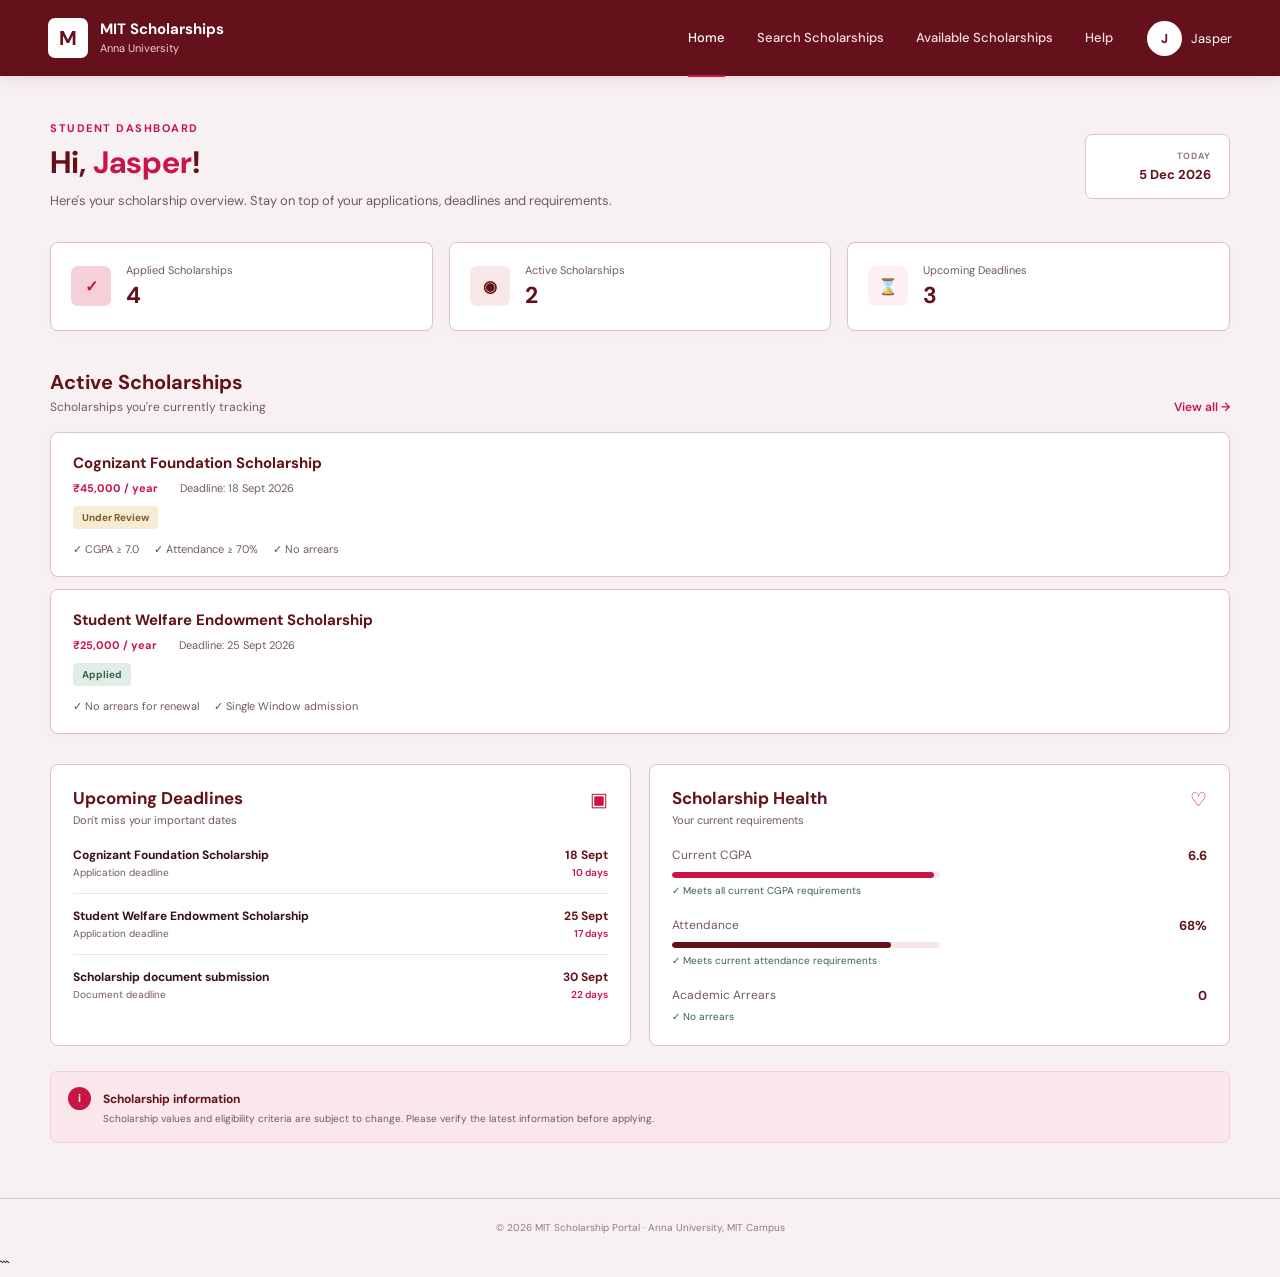
<file: index.html>
<!DOCTYPE html>
<html lang="en">
<head>
    <meta charset="UTF-8">
    <meta name="viewport" content="width=device-width, initial-scale=1.0">

    <title>MIT Scholarships | Home</title>

    <link rel="stylesheet" href="css/home.css">

    <!-- Google Font -->
    <link rel="preconnect" href="https://fonts.googleapis.com">
    <link rel="preconnect" href="https://fonts.gstatic.com" crossorigin>
    <link href="https://fonts.googleapis.com/css2?family=DM+Sans:wght@400;500;600;700&display=swap" rel="stylesheet">
</head>

<body>

    <!-- ================= NAVBAR ================= -->

    <nav class="navbar">

        <div class="nav-left">
            <div class="logo">
                <div class="logo-mark">M</div>

                <div>
                    <h2>MIT Scholarships</h2>
                    <span>Anna University</span>
                </div>
            </div>
        </div>

        <div class="nav-links">
            <a href="index.html" class="nav-link active">Home</a>
            <a href="search.html" class="nav-link">Search Scholarships</a>
            <a href="available.html" class="nav-link">Available Scholarships</a>
            <a href="help.html" class="nav-link">Help</a>
        </div>

        <div class="profile-menu">
            <button class="profile-button" id="profileButton">
                <div class="profile-avatar">J</div>
                <span>Jasper</span>
                
            </button>

            <div class="profile-dropdown" id="profileDropdown">
                <a href="profile.html">My Profile</a>
               
                <a href="#">Logout</a>
            </div>
        </div>

    </nav>


    <!-- ================= MAIN ================= -->

    <main class="container">

        <!-- HERO / WELCOME -->

        <section class="welcome-section">

            <div>
                <p class="welcome-label">STUDENT DASHBOARD</p>

                <h1>
                    Hi, <span>Jasper</span>! 
                </h1>

                <p class="welcome-text">
                    Here's your scholarship overview. Stay on top of your
                    applications, deadlines and requirements.
                </p>
            </div>

            <div class="date-box">
                <span class="date-label">TODAY</span>
                <strong id="currentDate"></strong>
            </div>

        </section>


        <!-- ================= SUMMARY CARDS ================= -->

        <section class="summary-grid">

            <div class="summary-card">
                <div class="summary-icon applied-icon">✓</div>

                <div>
                    <p>Applied Scholarships</p>
                    <h2 id="appliedCount">4</h2>
                </div>
            </div>


            <div class="summary-card">
                <div class="summary-icon active-icon">◉</div>

                <div>
                    <p>Active Scholarships</p>
                    <h2 id="activeCount">2</h2>
                </div>
            </div>


            <div class="summary-card">
                <div class="summary-icon deadline-icon">⌛</div>

                <div>
                    <p>Upcoming Deadlines</p>
                    <h2 id="deadlineCount">3</h2>
                </div>
            </div>

        </section>


        <!-- ================= ACTIVE SCHOLARSHIPS ================= -->

        <section class="content-section">

            <div class="section-heading">

                <div>
                    <h2>Active Scholarships</h2>
                    <p>Scholarships you're currently tracking</p>
                </div>

                <a href="#" class="view-link">
                    View all →
                </a>

            </div>


            <div class="scholarship-list" id="activeScholarships">

                <!-- Cards generated using JavaScript -->

            </div>

        </section>


        <!-- ================= BOTTOM GRID ================= -->

        <section class="bottom-grid">

            <!-- UPCOMING DEADLINES -->

            <div class="panel">

                <div class="panel-heading">
                    <div>
                        <h2>Upcoming Deadlines</h2>
                        <p>Don't miss your important dates</p>
                    </div>

                    <span class="calendar-icon">▣</span>
                </div>


                <div class="deadline-list" id="deadlineList">

                    <!-- Generated by JavaScript -->

                </div>

            </div>


            <!-- SCHOLARSHIP HEALTH -->

            <div class="panel">

                <div class="panel-heading">
                    <div>
                        <h2>Scholarship Health</h2>
                        <p>Your current requirements</p>
                    </div>

                    <span class="health-icon">♡</span>
                </div>


                <div class="health-item">

                    <div class="health-top">
                        <span>Current CGPA</span>
                        <strong>6.6</strong>
                    </div>

                    <div class="progress-bar">
                        <div class="progress-fill cgpa-progress"></div>
                    </div>

                    <p class="health-status">
                        ✓ Meets all current CGPA requirements
                    </p>

                </div>


                <div class="health-item">

                    <div class="health-top">
                        <span>Attendance</span>
                        <strong>68%</strong>
                    </div>

                    <div class="progress-bar">
                        <div class="progress-fill attendance-progress"></div>
                    </div>

                    <p class="health-status">
                        ✓ Meets current attendance requirements
                    </p>

                </div>


                <div class="health-item">

                    <div class="health-top">
                        <span>Academic Arrears</span>
                        <strong>0</strong>
                    </div>

                    <p class="health-status">
                        ✓ No arrears
                    </p>

                </div>

            </div>

        </section>


        <!-- ================= INFORMATION NOTICE ================= -->

        <div class="info-notice">

            <div class="info-symbol">i</div>

            <div>
                <strong>Scholarship information</strong>

                <p>
                    Scholarship values and eligibility criteria are subject
                    to change. Please verify the latest information before
                    applying.
                </p>
            </div>

        </div>

    </main>


    <!-- ================= FOOTER ================= -->

    <footer>

        <p>
            © 2026 MIT Scholarship Portal · Anna University, MIT Campus
        </p>

    </footer>


    <script src="js/home.js"></script>

</body>
</html>
```
</file>
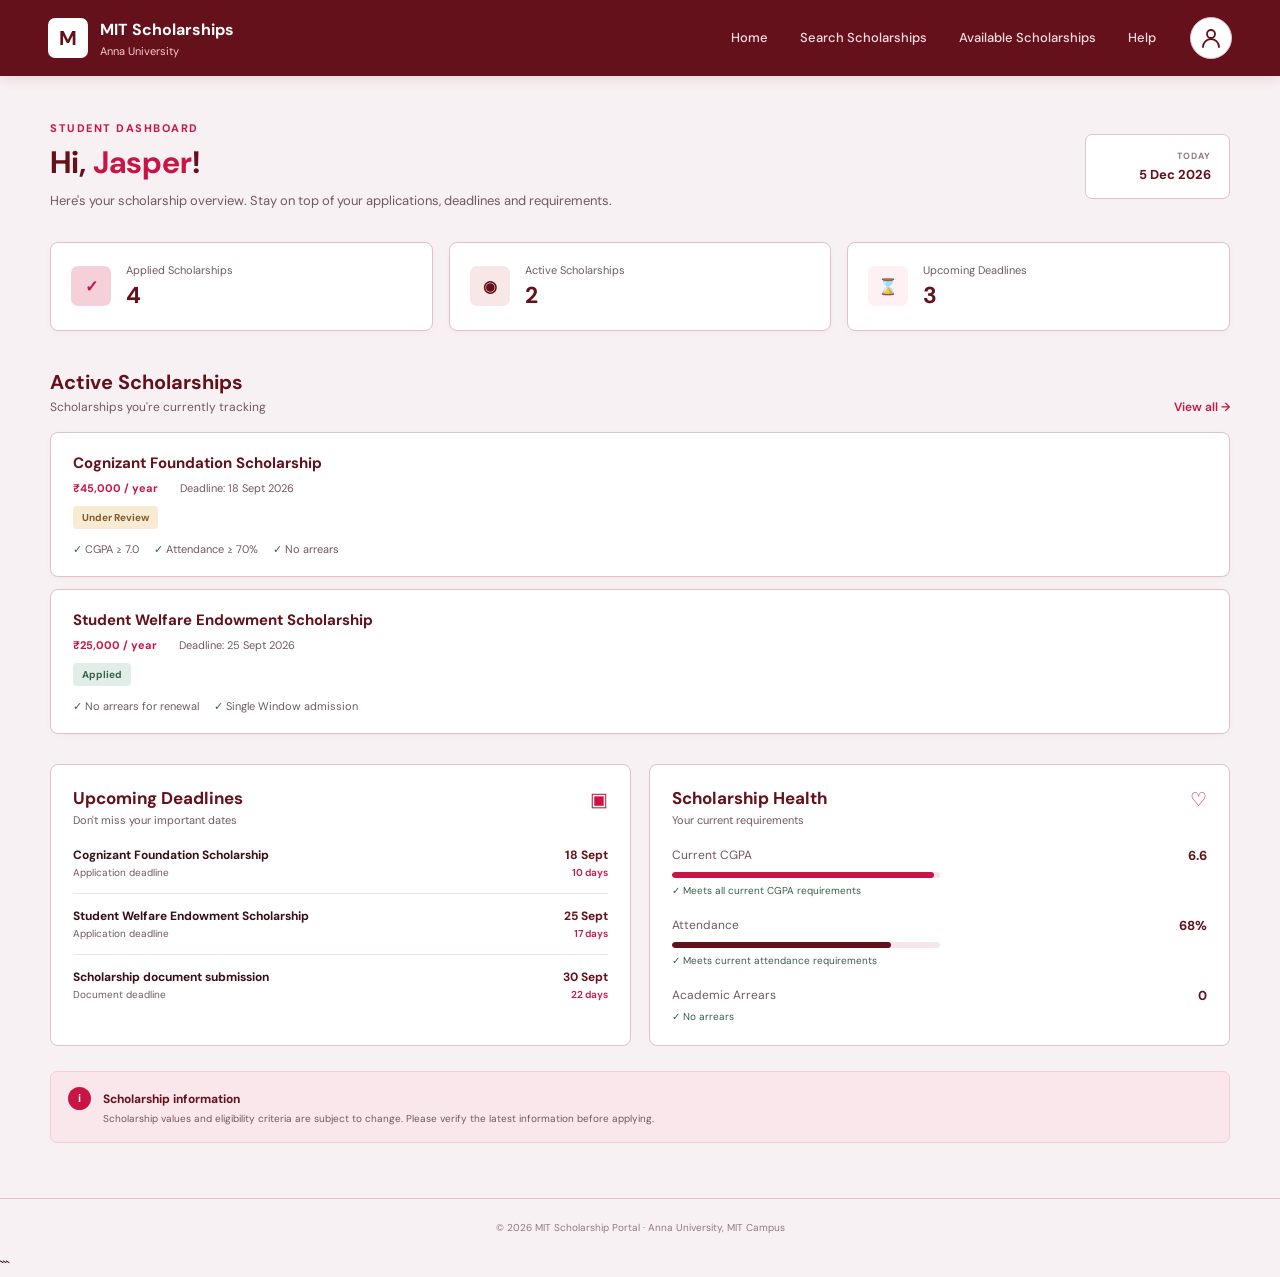
<file: frontend/index.html>
<!DOCTYPE html>
<html lang="en">
<head>
    <meta charset="UTF-8">
    <meta name="viewport" content="width=device-width, initial-scale=1.0">

    <title>MIT Scholarships | Home</title>

    <link rel="stylesheet" href="css/home.css">

    <!-- Google Font -->
    <link rel="preconnect" href="https://fonts.googleapis.com">
    <link rel="preconnect" href="https://fonts.gstatic.com" crossorigin>
    <link href="https://fonts.googleapis.com/css2?family=DM+Sans:wght@400;500;600;700&display=swap" rel="stylesheet">
</head>

<body>

    <!-- ================= NAVBAR ================= -->

    
        <nav class="navbar">
            <div class="logo">
                <div class="logo-mark">M</div>
                <div>
                    <strong>MIT Scholarships</strong>
                    <span>Anna University</span>
                </div>
            </div>

            <div class="nav-links">
                <a href="index.html">Home</a>
                <a href="search.html">Search Scholarships</a>
                <a href="available.html">Available Scholarships</a>
                <a href="help.html">Help</a>
            </div>

            <div class="profile-menu">
                <button
                    type="button"
                    class="profile-icon-button"
                    id="profileMenuButton"
                    aria-label="Open profile menu"
                    aria-expanded="false"
                >
                    <svg viewBox="0 0 24 24" width="24" height="24"
                        fill="none" stroke="currentColor"
                        stroke-width="1.8" stroke-linecap="round"
                        stroke-linejoin="round" aria-hidden="true">
                        <circle cx="12" cy="8" r="4"></circle>
                        <path d="M4 21a8 8 0 0 1 16 0"></path>
                    </svg>
                </button>

                <div class="profile-dropdown" id="profileDropdown" hidden>
                    <a href="profile.html">Create Profile</a>
                    <a href="my-profile.html">My Profile</a>
                    <button type="button" id="logoutButton">Logout</button>
                </div>
            </div>
        </nav>



    <!-- ================= MAIN ================= -->

    <main class="container">

        <!-- HERO / WELCOME -->

        <section class="welcome-section">

            <div>
                <p class="welcome-label">STUDENT DASHBOARD</p>

                <h1>
                    Hi, <span>Jasper</span>! 
                </h1>

                <p class="welcome-text">
                    Here's your scholarship overview. Stay on top of your
                    applications, deadlines and requirements.
                </p>
            </div>

            <div class="date-box">
                <span class="date-label">TODAY</span>
                <strong id="currentDate"></strong>
            </div>

        </section>


        <!-- ================= SUMMARY CARDS ================= -->

        <section class="summary-grid">

            <div class="summary-card">
                <div class="summary-icon applied-icon">✓</div>

                <div>
                    <p>Applied Scholarships</p>
                    <h2 id="appliedCount">4</h2>
                </div>
            </div>


            <div class="summary-card">
                <div class="summary-icon active-icon">◉</div>

                <div>
                    <p>Active Scholarships</p>
                    <h2 id="activeCount">2</h2>
                </div>
            </div>


            <div class="summary-card">
                <div class="summary-icon deadline-icon">⌛</div>

                <div>
                    <p>Upcoming Deadlines</p>
                    <h2 id="deadlineCount">3</h2>
                </div>
            </div>

        </section>


        <!-- ================= ACTIVE SCHOLARSHIPS ================= -->

        <section class="content-section">

            <div class="section-heading">

                <div>
                    <h2>Active Scholarships</h2>
                    <p>Scholarships you're currently tracking</p>
                </div>

                <a href="#" class="view-link">
                    View all →
                </a>

            </div>


            <div class="scholarship-list" id="activeScholarships">

                <!-- Cards generated using JavaScript -->

            </div>

        </section>


        <!-- ================= BOTTOM GRID ================= -->

        <section class="bottom-grid">

            <!-- UPCOMING DEADLINES -->

            <div class="panel">

                <div class="panel-heading">
                    <div>
                        <h2>Upcoming Deadlines</h2>
                        <p>Don't miss your important dates</p>
                    </div>

                    <span class="calendar-icon">▣</span>
                </div>


                <div class="deadline-list" id="deadlineList">

                    <!-- Generated by JavaScript -->

                </div>

            </div>


            <!-- SCHOLARSHIP HEALTH -->

            <div class="panel">

                <div class="panel-heading">
                    <div>
                        <h2>Scholarship Health</h2>
                        <p>Your current requirements</p>
                    </div>

                    <span class="health-icon">♡</span>
                </div>


                <div class="health-item">

                    <div class="health-top">
                        <span>Current CGPA</span>
                        <strong>6.6</strong>
                    </div>

                    <div class="progress-bar">
                        <div class="progress-fill cgpa-progress"></div>
                    </div>

                    <p class="health-status">
                        ✓ Meets all current CGPA requirements
                    </p>

                </div>


                <div class="health-item">

                    <div class="health-top">
                        <span>Attendance</span>
                        <strong>68%</strong>
                    </div>

                    <div class="progress-bar">
                        <div class="progress-fill attendance-progress"></div>
                    </div>

                    <p class="health-status">
                        ✓ Meets current attendance requirements
                    </p>

                </div>


                <div class="health-item">

                    <div class="health-top">
                        <span>Academic Arrears</span>
                        <strong>0</strong>
                    </div>

                    <p class="health-status">
                        ✓ No arrears
                    </p>

                </div>

            </div>

        </section>


        <!-- ================= INFORMATION NOTICE ================= -->

        <div class="info-notice">

            <div class="info-symbol">i</div>

            <div>
                <strong>Scholarship information</strong>

                <p>
                    Scholarship values and eligibility criteria are subject
                    to change. Please verify the latest information before
                    applying.
                </p>
            </div>

        </div>

    </main>


    <!-- ================= FOOTER ================= -->

    <footer>

        <p>
            © 2026 MIT Scholarship Portal · Anna University, MIT Campus
        </p>

    </footer>


    <script src="js/home.js"></script>

</body>
</html>
```
</file>
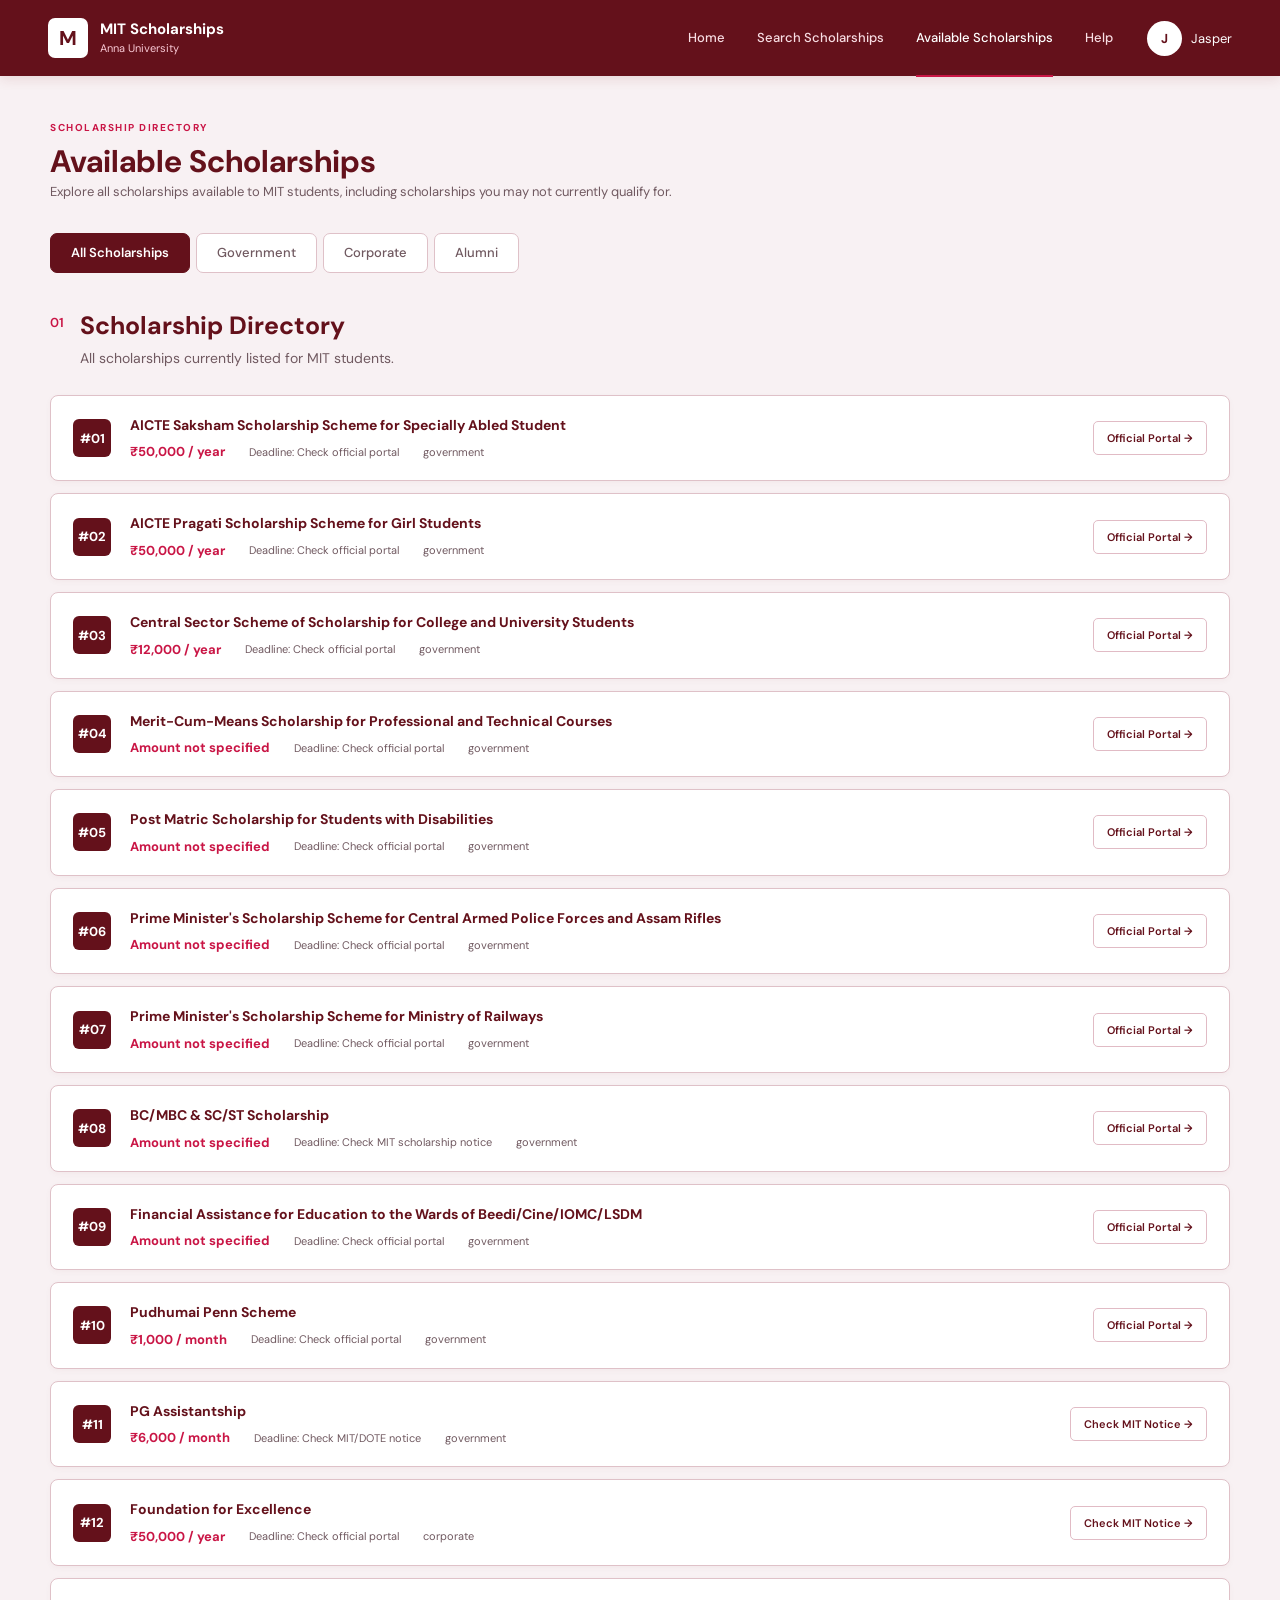
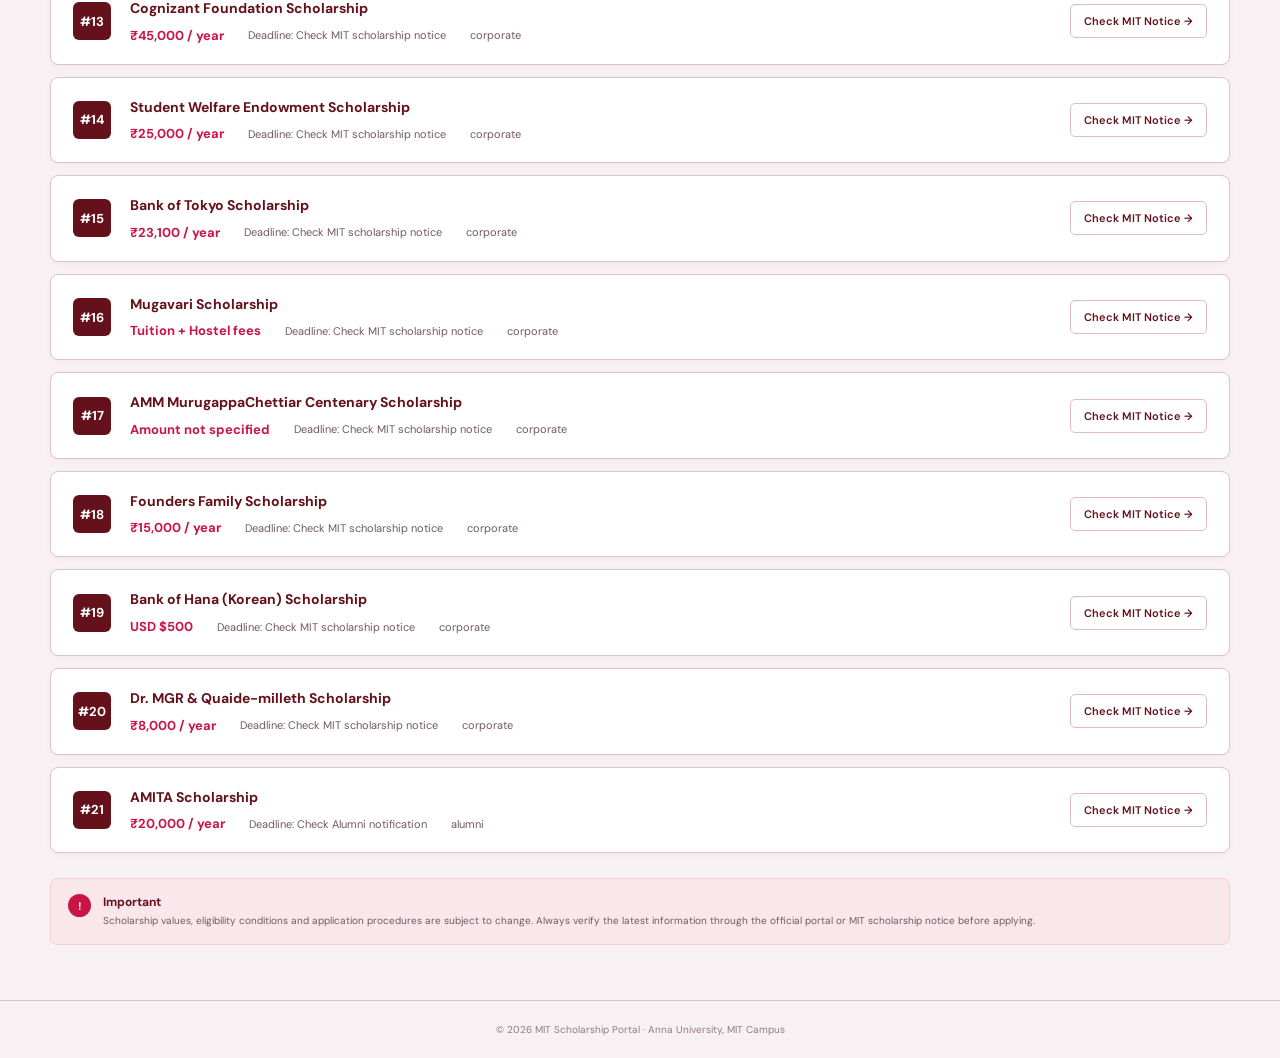
<file: available.html>
<!DOCTYPE html>
<html lang="en">

<head>
    <meta charset="UTF-8">
    <meta name="viewport" content="width=device-width, initial-scale=1.0">

    <title>Available Scholarships | MIT Scholarship Portal</title>

    <link rel="stylesheet" href="css/available.css">

    <link
        href="https://fonts.googleapis.com/css2?family=DM+Sans:wght@400;500;600;700&display=swap"
        rel="stylesheet"
    >
</head>

<body>

<!-- NAVBAR -->
<nav class="navbar">

    <div class="nav-left">

        <div class="logo">

            <div class="logo-mark">M</div>

            <div class="logo-text">
                <strong>MIT Scholarships</strong>
                <span>Anna University</span>
            </div>

        </div>

    </div>


    <div class="nav-links">

        <a href="index.html">
            Home
        </a>

        <a href="search.html">
            Search Scholarships
        </a>

        <a href="available.html" class="active">
            Available Scholarships
        </a>

        <a href="help.html">
            Help
        </a>

    </div>


    <div class="profile-menu">

        <button class="profile-button" id="profileButton">

            <div class="profile-avatar">
                J
            </div>

            <span>Jasper</span>

            

        </button>


        <div class="profile-dropdown" id="profileDropdown">

            <a href="profile.html">
                My Profile
            </a>

            

            <a href="#">
                Logout
            </a>

        </div>

    </div>

</nav>


<!-- MAIN -->
<main class="container">

    <section class="page-header">

        <div>

            <span class="page-label">
                SCHOLARSHIP DIRECTORY
            </span>

            <h1>
                Available Scholarships
            </h1>

            <p>
                Explore all scholarships available to MIT students,
                including scholarships you may not currently qualify for.
            </p>

        </div>

    </section>


    <!-- CATEGORY FILTER -->
    <section class="filter-section">

        <button class="filter-button active" data-category="all">
            All Scholarships
        </button>

        <button class="filter-button" data-category="government">
            Government
        </button>

        <button class="filter-button" data-category="corporate">
            Corporate
        </button>

        <button class="filter-button" data-category="alumni">
            Alumni
        </button>

    </section>


    <!-- SCHOLARSHIP LIST -->
    <section class="scholarship-section">

        <div class="section-heading">

            <div>

                <span class="section-number">
                    01
                </span>

                <div>
                    <h2>
                        Scholarship Directory
                    </h2>

                    <p>
                        All scholarships currently listed for MIT students.
                    </p>
                </div>

            </div>

        </div>


        <div
            class="scholarship-list"
            id="scholarshipList"
        ></div>

    </section>


    <!-- INFORMATION NOTICE -->
    <section class="information-notice">

        <div class="notice-symbol">
            !
        </div>

        <div>

            <h3>
                Important
            </h3>

            <p>
                Scholarship values, eligibility conditions and application
                procedures are subject to change. Always verify the latest
                information through the official portal or MIT scholarship
                notice before applying.
            </p>

        </div>

    </section>

</main>


<footer class="footer">

    <p>
        © 2026 MIT Scholarship Portal · Anna University, MIT Campus
    </p>

</footer>


<script src="js/available.js"></script>

</body>

</html>
</file>
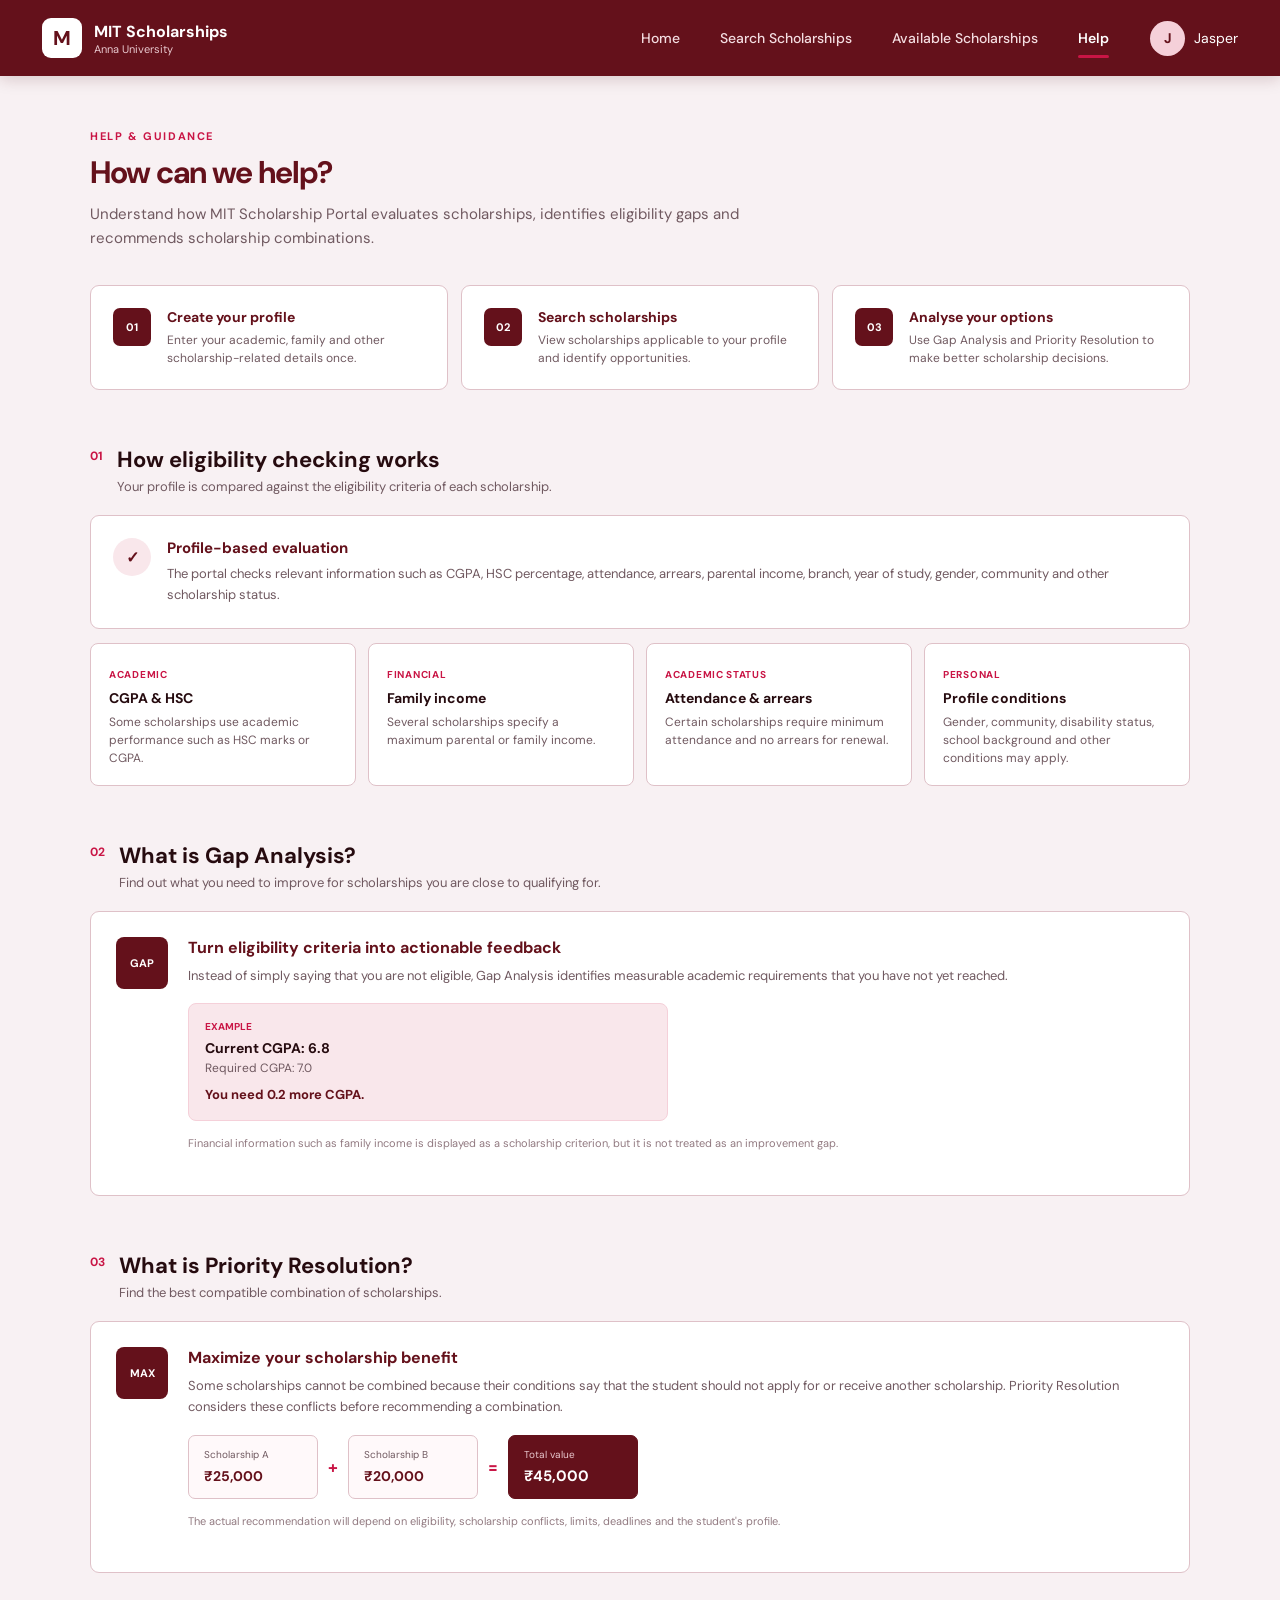
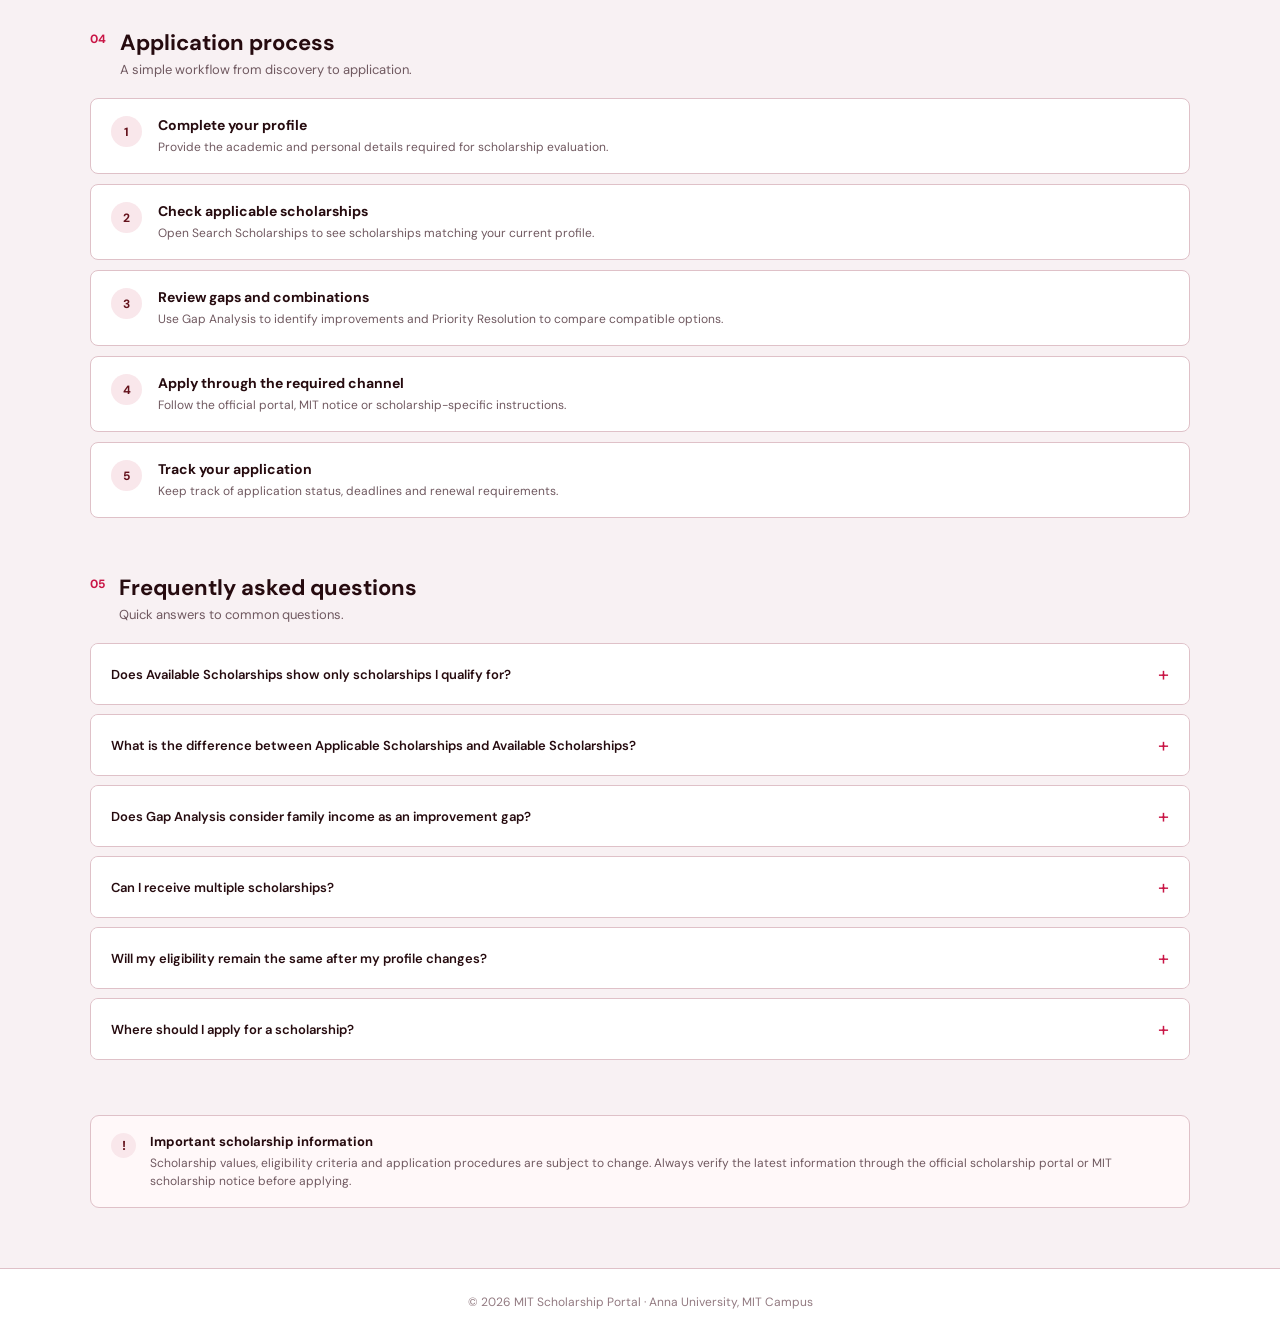
<file: help.html>
<!DOCTYPE html>
<html lang="en">

<head>

    <meta charset="UTF-8">

    <meta
        name="viewport"
        content="width=device-width, initial-scale=1.0"
    >

    <title>Help | MIT Scholarship Portal</title>

    <link
        rel="stylesheet"
        href="css/help.css"
    >

    <link
        href="https://fonts.googleapis.com/css2?family=DM+Sans:wght@400;500;600;700&display=swap"
        rel="stylesheet"
    >

</head>


<body>


<!-- =========================
     NAVBAR
========================= -->

<nav class="navbar">

    <div class="nav-left">

        <div class="logo">

            <div class="logo-mark">
                M
            </div>

            <div class="logo-text">

                <strong>
                    MIT Scholarships
                </strong>

                <span>
                    Anna University
                </span>

            </div>

        </div>

    </div>


    <div class="nav-links">

        <a href="index.html">
            Home
        </a>

        <a href="search.html">
            Search Scholarships
        </a>

        <a href="available.html">
            Available Scholarships
        </a>

        <a
            href="help.html"
            class="active"
        >
            Help
        </a>

    </div>


    <div class="profile-menu">

        <button
            class="profile-button"
            id="profileButton"
        >

            <div class="profile-avatar">
                J
            </div>

            <span>
                Jasper
            </span>

            

        </button>


        <div
            class="profile-dropdown"
            id="profileDropdown"
        >

            <a href="profile.html">
                My Profile
            </a>

            

            <a href="#">
                Logout
            </a>

        </div>

    </div>

</nav>



<!-- =========================
     MAIN
========================= -->

<main class="container">


    <!-- PAGE HEADER -->

    <section class="page-header">

        <div>

            <span class="page-label">
                HELP &amp; GUIDANCE
            </span>

            <h1>
                How can we help?
            </h1>

            <p>
                Understand how MIT Scholarship Portal evaluates
                scholarships, identifies eligibility gaps and
                recommends scholarship combinations.
            </p>

        </div>

    </section>



    <!-- =========================
         QUICK GUIDE
    ========================= -->

    <section class="quick-guide">

        <div class="guide-card">

            <div class="guide-number">
                01
            </div>

            <div>

                <h3>
                    Create your profile
                </h3>

                <p>
                    Enter your academic, family and other
                    scholarship-related details once.
                </p>

            </div>

        </div>


        <div class="guide-card">

            <div class="guide-number">
                02
            </div>

            <div>

                <h3>
                    Search scholarships
                </h3>

                <p>
                    View scholarships applicable to your
                    profile and identify opportunities.
                </p>

            </div>

        </div>


        <div class="guide-card">

            <div class="guide-number">
                03
            </div>

            <div>

                <h3>
                    Analyse your options
                </h3>

                <p>
                    Use Gap Analysis and Priority Resolution
                    to make better scholarship decisions.
                </p>

            </div>

        </div>

    </section>



    <!-- =========================
         HOW ELIGIBILITY WORKS
    ========================= -->

    <section class="help-section">

        <div class="section-heading">

            <span class="section-number">
                01
            </span>

            <div>

                <h2>
                    How eligibility checking works
                </h2>

                <p>
                    Your profile is compared against the
                    eligibility criteria of each scholarship.
                </p>

            </div>

        </div>


        <div class="explanation-card">

            <div class="explanation-icon">
                ✓
            </div>

            <div>

                <h3>
                    Profile-based evaluation
                </h3>

                <p>
                    The portal checks relevant information such as
                    CGPA, HSC percentage, attendance, arrears,
                    parental income, branch, year of study,
                    gender, community and other scholarship status.
                </p>

            </div>

        </div>


        <div class="criteria-grid">

            <div class="criteria-card">

                <span>
                    Academic
                </span>

                <h3>
                    CGPA &amp; HSC
                </h3>

                <p>
                    Some scholarships use academic performance
                    such as HSC marks or CGPA.
                </p>

            </div>


            <div class="criteria-card">

                <span>
                    Financial
                </span>

                <h3>
                    Family income
                </h3>

                <p>
                    Several scholarships specify a maximum
                    parental or family income.
                </p>

            </div>


            <div class="criteria-card">

                <span>
                    Academic status
                </span>

                <h3>
                    Attendance &amp; arrears
                </h3>

                <p>
                    Certain scholarships require minimum
                    attendance and no arrears for renewal.
                </p>

            </div>


            <div class="criteria-card">

                <span>
                    Personal
                </span>

                <h3>
                    Profile conditions
                </h3>

                <p>
                    Gender, community, disability status,
                    school background and other conditions
                    may apply.
                </p>

            </div>

        </div>

    </section>



    <!-- =========================
         GAP ANALYSIS
    ========================= -->

    <section class="help-section">

        <div class="section-heading">

            <span class="section-number">
                02
            </span>

            <div>

                <h2>
                    What is Gap Analysis?
                </h2>

                <p>
                    Find out what you need to improve for
                    scholarships you are close to qualifying for.
                </p>

            </div>

        </div>


        <div class="feature-card">

            <div class="feature-number">
                GAP
            </div>

            <div class="feature-content">

                <h3>
                    Turn eligibility criteria into actionable feedback
                </h3>

                <p>
                    Instead of simply saying that you are not eligible,
                    Gap Analysis identifies measurable academic
                    requirements that you have not yet reached.
                </p>


                <div class="example-box">

                    <span>
                        Example
                    </span>

                    <strong>
                        Current CGPA: 6.8
                    </strong>

                    <p>
                        Required CGPA: 7.0
                    </p>

                    <b>
                        You need 0.2 more CGPA.
                    </b>

                </div>

                <p class="small-note">
                    Financial information such as family income is
                    displayed as a scholarship criterion, but it is
                    not treated as an improvement gap.
                </p>

            </div>

        </div>

    </section>



    <!-- =========================
         PRIORITY RESOLUTION
    ========================= -->

    <section class="help-section">

        <div class="section-heading">

            <span class="section-number">
                03
            </span>

            <div>

                <h2>
                    What is Priority Resolution?
                </h2>

                <p>
                    Find the best compatible combination of
                    scholarships.
                </p>

            </div>

        </div>


        <div class="feature-card">

            <div class="feature-number">
                MAX
            </div>

            <div class="feature-content">

                <h3>
                    Maximize your scholarship benefit
                </h3>

                <p>
                    Some scholarships cannot be combined because
                    their conditions say that the student should
                    not apply for or receive another scholarship.
                    Priority Resolution considers these conflicts
                    before recommending a combination.
                </p>


                <div class="combo-example">

                    <div class="combo-item">

                        <span>
                            Scholarship A
                        </span>

                        <strong>
                            ₹25,000
                        </strong>

                    </div>


                    <div class="plus">
                        +
                    </div>


                    <div class="combo-item">

                        <span>
                            Scholarship B
                        </span>

                        <strong>
                            ₹20,000
                        </strong>

                    </div>


                    <div class="equals">
                        =
                    </div>


                    <div class="combo-total">

                        <span>
                            Total value
                        </span>

                        <strong>
                            ₹45,000
                        </strong>

                    </div>

                </div>


                <p class="small-note">
                    The actual recommendation will depend on
                    eligibility, scholarship conflicts, limits,
                    deadlines and the student's profile.
                </p>

            </div>

        </div>

    </section>



    <!-- =========================
         APPLICATION PROCESS
    ========================= -->

    <section class="help-section">

        <div class="section-heading">

            <span class="section-number">
                04
            </span>

            <div>

                <h2>
                    Application process
                </h2>

                <p>
                    A simple workflow from discovery to application.
                </p>

            </div>

        </div>


        <div class="process-list">

            <div class="process-item">

                <div class="process-number">
                    1
                </div>

                <div>

                    <h3>
                        Complete your profile
                    </h3>

                    <p>
                        Provide the academic and personal details
                        required for scholarship evaluation.
                    </p>

                </div>

            </div>


            <div class="process-item">

                <div class="process-number">
                    2
                </div>

                <div>

                    <h3>
                        Check applicable scholarships
                    </h3>

                    <p>
                        Open Search Scholarships to see scholarships
                        matching your current profile.
                    </p>

                </div>

            </div>


            <div class="process-item">

                <div class="process-number">
                    3
                </div>

                <div>

                    <h3>
                        Review gaps and combinations
                    </h3>

                    <p>
                        Use Gap Analysis to identify improvements
                        and Priority Resolution to compare
                        compatible options.
                    </p>

                </div>

            </div>


            <div class="process-item">

                <div class="process-number">
                    4
                </div>

                <div>

                    <h3>
                        Apply through the required channel
                    </h3>

                    <p>
                        Follow the official portal, MIT notice or
                        scholarship-specific instructions.
                    </p>

                </div>

            </div>


            <div class="process-item">

                <div class="process-number">
                    5
                </div>

                <div>

                    <h3>
                        Track your application
                    </h3>

                    <p>
                        Keep track of application status,
                        deadlines and renewal requirements.
                    </p>

                </div>

            </div>

        </div>

    </section>



    <!-- =========================
         FAQ
    ========================= -->

    <section class="help-section">

        <div class="section-heading">

            <span class="section-number">
                05
            </span>

            <div>

                <h2>
                    Frequently asked questions
                </h2>

                <p>
                    Quick answers to common questions.
                </p>

            </div>

        </div>


        <div class="faq-list">


            <div class="faq-item">

                <button class="faq-question">

                    <span>
                        Does Available Scholarships show only
                        scholarships I qualify for?
                    </span>

                    <span class="faq-icon">
                        +
                    </span>

                </button>

                <div class="faq-answer">

                    <p>
                        No. Available Scholarships is the complete
                        scholarship directory. It can include
                        scholarships that you may not currently
                        qualify for. Use Search Scholarships to
                        evaluate scholarships against your profile.
                    </p>

                </div>

            </div>



            <div class="faq-item">

                <button class="faq-question">

                    <span>
                        What is the difference between Applicable
                        Scholarships and Available Scholarships?
                    </span>

                    <span class="faq-icon">
                        +
                    </span>

                </button>

                <div class="faq-answer">

                    <p>
                        Available Scholarships shows the complete
                        directory. Applicable Scholarships filters
                        that directory according to the details
                        saved in your student profile.
                    </p>

                </div>

            </div>



            <div class="faq-item">

                <button class="faq-question">

                    <span>
                        Does Gap Analysis consider family income
                        as an improvement gap?
                    </span>

                    <span class="faq-icon">
                        +
                    </span>

                </button>

                <div class="faq-answer">

                    <p>
                        No. Income is shown as a scholarship criterion,
                        but it is not treated as something that can be
                        improved like CGPA or attendance.
                    </p>

                </div>

            </div>



            <div class="faq-item">

                <button class="faq-question">

                    <span>
                        Can I receive multiple scholarships?
                    </span>

                    <span class="faq-icon">
                        +
                    </span>

                </button>

                <div class="faq-answer">

                    <p>
                        It depends on the scholarship rules. Some
                        scholarships explicitly state that students
                        should not apply for another scholarship.
                        Priority Resolution uses such compatibility
                        constraints when creating combinations.
                    </p>

                </div>

            </div>



            <div class="faq-item">

                <button class="faq-question">

                    <span>
                        Will my eligibility remain the same after
                        my profile changes?
                    </span>

                    <span class="faq-icon">
                        +
                    </span>

                </button>

                <div class="faq-answer">

                    <p>
                        Eligibility should be recalculated from your
                        current profile whenever you perform a new
                        scholarship search. Updating your profile can
                        therefore change your applicable scholarships
                        and gap analysis.
                    </p>

                </div>

            </div>



            <div class="faq-item">

                <button class="faq-question">

                    <span>
                        Where should I apply for a scholarship?
                    </span>

                    <span class="faq-icon">
                        +
                    </span>

                </button>

                <div class="faq-answer">

                    <p>
                        Follow the application channel specified for
                        that scholarship. This may be an official
                        web portal, an MIT scholarship notice, or a
                        scholarship-specific notification.
                    </p>

                </div>

            </div>


        </div>

    </section>



    <!-- =========================
         IMPORTANT NOTICE
    ========================= -->

    <section class="information-notice">

        <div class="notice-symbol">
            !
        </div>

        <div>

            <h3>
                Important scholarship information
            </h3>

            <p>
                Scholarship values, eligibility criteria and
                application procedures are subject to change.
                Always verify the latest information through the
                official scholarship portal or MIT scholarship
                notice before applying.
            </p>

        </div>

    </section>


</main>



<!-- =========================
     FOOTER
========================= -->

<footer class="footer">

    <p>
        © 2026 MIT Scholarship Portal · Anna University, MIT Campus
    </p>

</footer>


<script src="js/help.js"></script>

</body>

</html>
</file>
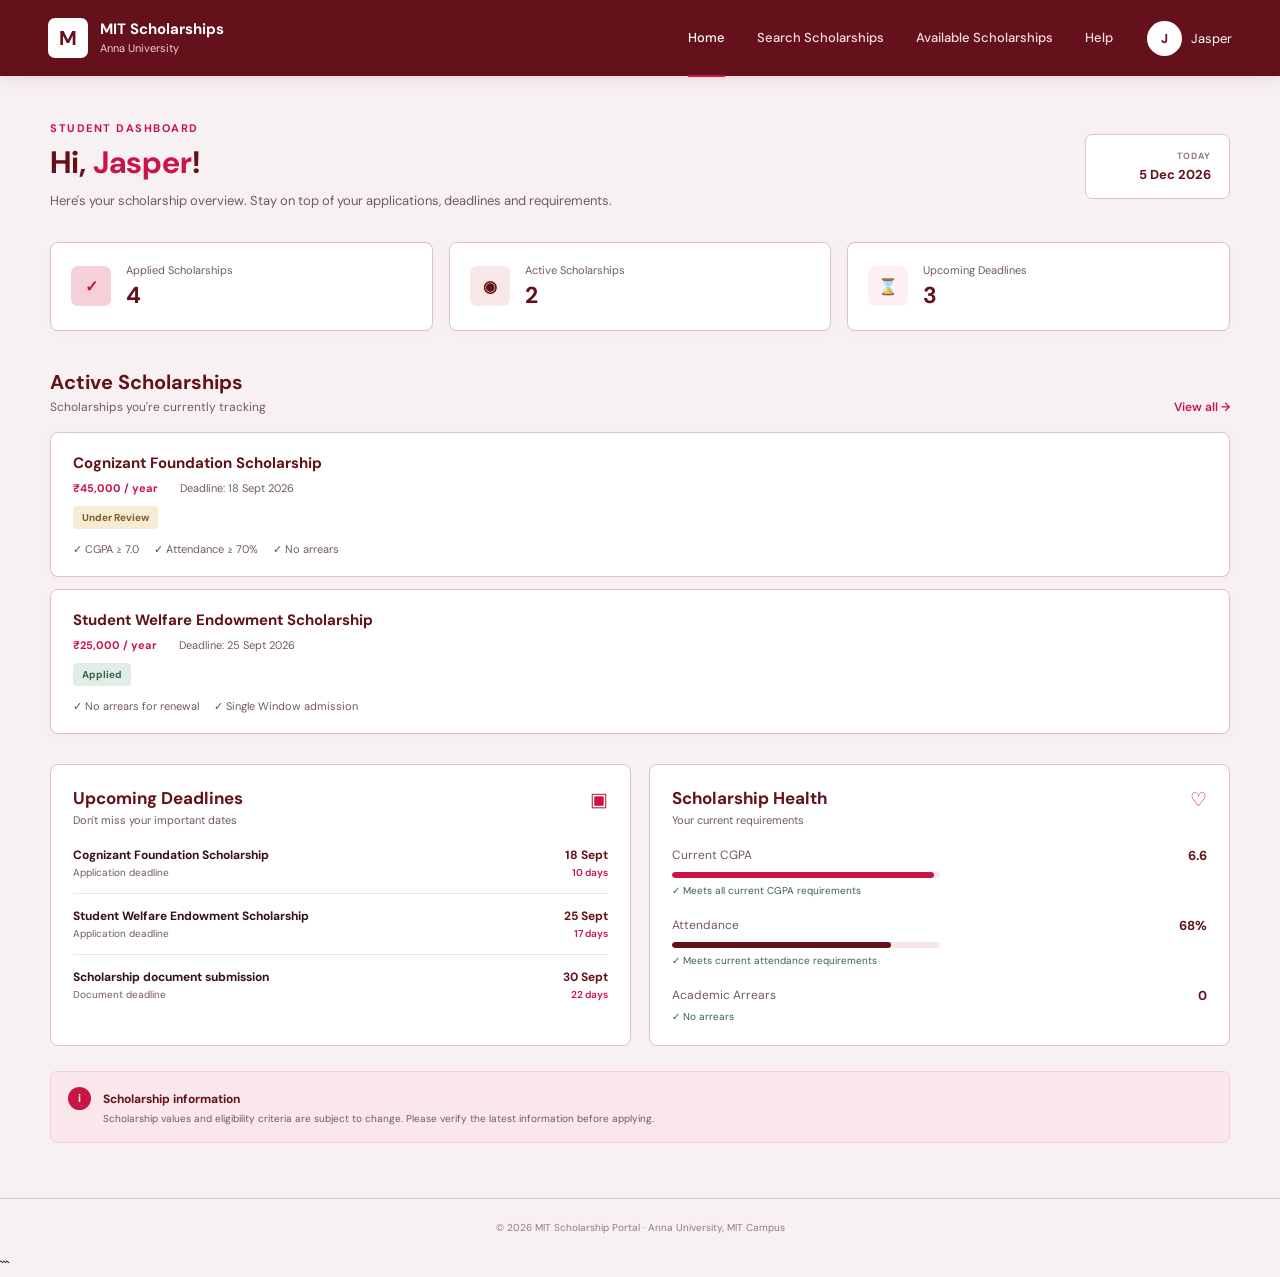
<file: home.html>
<!DOCTYPE html>
<html lang="en">
<head>
    <meta charset="UTF-8">
    <meta name="viewport" content="width=device-width, initial-scale=1.0">

    <title>MIT Scholarships | Home</title>

    <link rel="stylesheet" href="css/home.css">

    <!-- Google Font -->
    <link rel="preconnect" href="https://fonts.googleapis.com">
    <link rel="preconnect" href="https://fonts.gstatic.com" crossorigin>
    <link href="https://fonts.googleapis.com/css2?family=DM+Sans:wght@400;500;600;700&display=swap" rel="stylesheet">
</head>

<body>

    <!-- ================= NAVBAR ================= -->

    <nav class="navbar">

        <div class="nav-left">
            <div class="logo">
                <div class="logo-mark">M</div>

                <div>
                    <h2>MIT Scholarships</h2>
                    <span>Anna University</span>
                </div>
            </div>
        </div>

        <div class="nav-links">
            <a href="home.html" class="nav-link active">Home</a>
            <a href="search.html" class="nav-link">Search Scholarships</a>
            <a href="available.html" class="nav-link">Available Scholarships</a>
            <a href="help.html" class="nav-link">Help</a>
        </div>

        <div class="profile-menu">
            <button class="profile-button" id="profileButton">
                <div class="profile-avatar">J</div>
                <span>Jasper</span>
                
            </button>

            <div class="profile-dropdown" id="profileDropdown">
                <a href="profile.html">My Profile</a>
               
                <a href="#">Logout</a>
            </div>
        </div>

    </nav>


    <!-- ================= MAIN ================= -->

    <main class="container">

        <!-- HERO / WELCOME -->

        <section class="welcome-section">

            <div>
                <p class="welcome-label">STUDENT DASHBOARD</p>

                <h1>
                    Hi, <span>Jasper</span>! 
                </h1>

                <p class="welcome-text">
                    Here's your scholarship overview. Stay on top of your
                    applications, deadlines and requirements.
                </p>
            </div>

            <div class="date-box">
                <span class="date-label">TODAY</span>
                <strong id="currentDate"></strong>
            </div>

        </section>


        <!-- ================= SUMMARY CARDS ================= -->

        <section class="summary-grid">

            <div class="summary-card">
                <div class="summary-icon applied-icon">✓</div>

                <div>
                    <p>Applied Scholarships</p>
                    <h2 id="appliedCount">4</h2>
                </div>
            </div>


            <div class="summary-card">
                <div class="summary-icon active-icon">◉</div>

                <div>
                    <p>Active Scholarships</p>
                    <h2 id="activeCount">2</h2>
                </div>
            </div>


            <div class="summary-card">
                <div class="summary-icon deadline-icon">⌛</div>

                <div>
                    <p>Upcoming Deadlines</p>
                    <h2 id="deadlineCount">3</h2>
                </div>
            </div>

        </section>


        <!-- ================= ACTIVE SCHOLARSHIPS ================= -->

        <section class="content-section">

            <div class="section-heading">

                <div>
                    <h2>Active Scholarships</h2>
                    <p>Scholarships you're currently tracking</p>
                </div>

                <a href="#" class="view-link">
                    View all →
                </a>

            </div>


            <div class="scholarship-list" id="activeScholarships">

                <!-- Cards generated using JavaScript -->

            </div>

        </section>


        <!-- ================= BOTTOM GRID ================= -->

        <section class="bottom-grid">

            <!-- UPCOMING DEADLINES -->

            <div class="panel">

                <div class="panel-heading">
                    <div>
                        <h2>Upcoming Deadlines</h2>
                        <p>Don't miss your important dates</p>
                    </div>

                    <span class="calendar-icon">▣</span>
                </div>


                <div class="deadline-list" id="deadlineList">

                    <!-- Generated by JavaScript -->

                </div>

            </div>


            <!-- SCHOLARSHIP HEALTH -->

            <div class="panel">

                <div class="panel-heading">
                    <div>
                        <h2>Scholarship Health</h2>
                        <p>Your current requirements</p>
                    </div>

                    <span class="health-icon">♡</span>
                </div>


                <div class="health-item">

                    <div class="health-top">
                        <span>Current CGPA</span>
                        <strong>6.6</strong>
                    </div>

                    <div class="progress-bar">
                        <div class="progress-fill cgpa-progress"></div>
                    </div>

                    <p class="health-status">
                        ✓ Meets all current CGPA requirements
                    </p>

                </div>


                <div class="health-item">

                    <div class="health-top">
                        <span>Attendance</span>
                        <strong>68%</strong>
                    </div>

                    <div class="progress-bar">
                        <div class="progress-fill attendance-progress"></div>
                    </div>

                    <p class="health-status">
                        ✓ Meets current attendance requirements
                    </p>

                </div>


                <div class="health-item">

                    <div class="health-top">
                        <span>Academic Arrears</span>
                        <strong>0</strong>
                    </div>

                    <p class="health-status">
                        ✓ No arrears
                    </p>

                </div>

            </div>

        </section>


        <!-- ================= INFORMATION NOTICE ================= -->

        <div class="info-notice">

            <div class="info-symbol">i</div>

            <div>
                <strong>Scholarship information</strong>

                <p>
                    Scholarship values and eligibility criteria are subject
                    to change. Please verify the latest information before
                    applying.
                </p>
            </div>

        </div>

    </main>


    <!-- ================= FOOTER ================= -->

    <footer>

        <p>
            © 2026 MIT Scholarship Portal · Anna University, MIT Campus
        </p>

    </footer>


    <script src="js/home.js"></script>

</body>
</html>
```
</file>
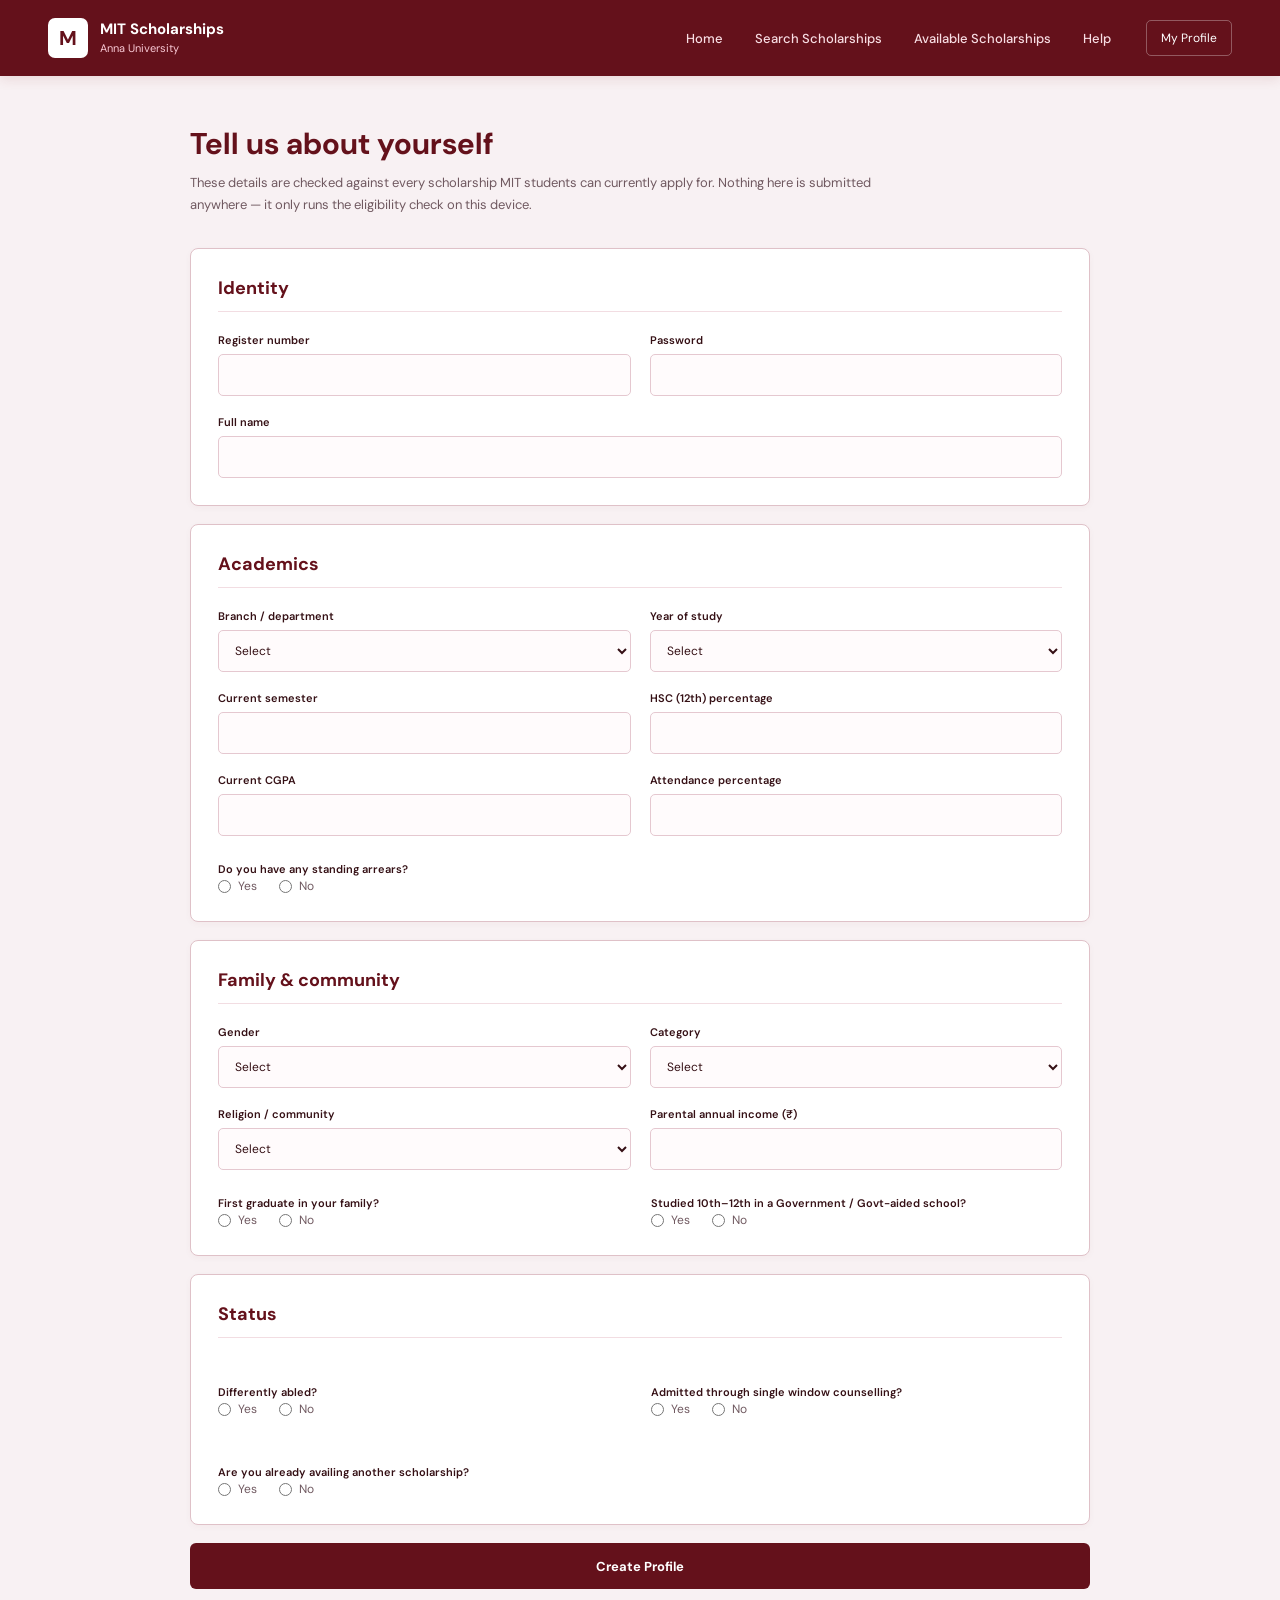
<file: profile.html>
<!DOCTYPE html>
<html lang="en">
<head>
    <meta charset="UTF-8">
    <meta name="viewport" content="width=device-width, initial-scale=1.0">

    <title>Create Profile | MIT Scholarships</title>

    <link rel="stylesheet" href="css/profile.css">

    <link
        href="https://fonts.googleapis.com/css2?family=DM+Sans:wght@400;500;600;700&family=Playfair+Display:ital,wght@0,600;1,500&display=swap"
        rel="stylesheet"
    >
</head>

<body>
    <nav class="navbar">

    <div class="logo">
        <div class="logo-mark">M</div>

        <div>
            <strong>MIT Scholarships</strong>
            <span>Anna University</span>
        </div>
    </div>

    <div class="nav-links">
        <a href="index.html">Home</a>
        <a href="search.html">Search Scholarships</a>
        <a href="available.html">Available Scholarships</a>
        <a href="help.html">Help</a>
    </div>

    <a href="profile.html" class="profile-button">
        My Profile
    </a>

</nav>

<div class="profile-page">

    <div class="profile-container">

        <div class="profile-header">
            <h1>Tell us about yourself</h1>

            <p>
                These details are checked against every scholarship MIT students
                can currently apply for. Nothing here is submitted anywhere —
                it only runs the eligibility check on this device.
            </p>
        </div>


        <form id="profileForm">

            <section class="form-section">

                <h2>Identity</h2>

                <div class="form-grid">

                    <div class="form-group">
                        <label for="registerNumber">
                            Register number
                        </label>

                        <input
                            type="text"
                            id="registerNumber"
                            required
                        >
                    </div>


                    <div class="form-group">
                        <label for="password">
                            Password
                        </label>

                        <input
                            type="password"
                            id="password"
                            required
                        >
                    </div>

                </div>


                <div class="form-group full-width">
                    <label for="fullName">
                        Full name
                    </label>

                    <input
                        type="text"
                        id="fullName"
                        required
                    >
                </div>

            </section>


            <section class="form-section">

                <h2>Academics</h2>

                <div class="form-grid">

                    <div class="form-group">
                        <label for="branch">
                            Branch / department
                        </label>

                        <select id="branch" required>
                            <option value="">Select</option>
                            <option value="CSE">Computer Science and Engineering</option>
                            <option value="IT">Information Technology</option>
                            <option value="ECE">Electronics and Communication Engineering</option>
                            <option value="EEE">Electrical and Electronics Engineering</option>
                            <option value="MECH">Mechanical Engineering</option>
                            <option value="AERO">Aeronautical Engineering</option>
                            <option value="E&I">Electronics and Instrumentation Engineering</option>
                            <option value="AUTO">Automobile Engineering</option>
                        </select>
                    </div>


                    <div class="form-group">
                        <label for="year">
                            Year of study
                        </label>

                        <select id="year" required>
                            <option value="">Select</option>
                            <option value="1">1st Year</option>
                            <option value="2">2nd Year</option>
                            <option value="3">3rd Year</option>
                            <option value="4">4th Year</option>
                        </select>
                    </div>


                    <div class="form-group">
                        <label for="semester">
                            Current semester
                        </label>

                        <input
                            type="number"
                            id="semester"
                            min="1"
                            max="8"
                            required
                        >
                    </div>


                    <div class="form-group">
                        <label for="hsc">
                            HSC (12th) percentage
                        </label>

                        <input
                            type="number"
                            id="hsc"
                            min="0"
                            max="100"
                            step="0.01"
                            required
                        >
                    </div>


                    <div class="form-group">
                        <label for="cgpa">
                            Current CGPA
                        </label>

                        <input
                            type="number"
                            id="cgpa"
                            min="0"
                            max="10"
                            step="0.01"
                            required
                        >
                    </div>


                    <div class="form-group">
                        <label for="attendance">
                            Attendance percentage
                        </label>

                        <input
                            type="number"
                            id="attendance"
                            min="0"
                            max="100"
                            step="0.01"
                            required
                        >
                    </div>

                </div>


                <div class="radio-group">

                    <label>
                        Do you have any standing arrears?
                    </label>

                    <div class="radio-options">

                        <label>
                            <input
                                type="radio"
                                name="arrears"
                                value="yes"
                                required
                            >
                            Yes
                        </label>

                        <label>
                            <input
                                type="radio"
                                name="arrears"
                                value="no"
                            >
                            No
                        </label>

                    </div>

                </div>

            </section>


            <section class="form-section">

                <h2>Family &amp; community</h2>

                <div class="form-grid">

                    <div class="form-group">
                        <label for="gender">
                            Gender
                        </label>

                        <select id="gender" required>
                            <option value="">Select</option>
                            <option value="female">Female</option>
                            <option value="male">Male</option>
                            <option value="other">Other</option>
                        </select>
                    </div>


                    <div class="form-group">
                        <label for="category">
                            Category
                        </label>

                        <select id="category" required>
                            <option value="">Select</option>
                            <option value="BC">BC</option>
                            <option value="MBC">MBC</option>
                            <option value="SC">SC</option>
                            <option value="ST">ST</option>
                            <option value="SCC">SCC</option>
                            <option value="OC">OC</option>
                        </select>
                    </div>


                    <div class="form-group">
                        <label for="community">
                            Religion / community
                        </label>

                        <select id="community" required>
                            <option value="">Select</option>
                            <option value="Hindu">Hindu</option>
                            <option value="Christian">Christian</option>
                            <option value="Muslim">Muslim</option>
                            <option value="Buddhist">Buddhist</option>
                            <option value="Jain">Jain</option>
                            <option value="Other">Other</option>
                        </select>
                    </div>


                    <div class="form-group">
                        <label for="income">
                            Parental annual income (₹)
                        </label>

                        <input
                            type="number"
                            id="income"
                            min="0"
                            required
                        >
                    </div>

                </div>


                <div class="radio-grid">

                    <div class="radio-group">

                        <label>
                            First graduate in your family?
                        </label>

                        <div class="radio-options">

                            <label>
                                <input
                                    type="radio"
                                    name="firstGraduate"
                                    value="yes"
                                    required
                                >
                                Yes
                            </label>

                            <label>
                                <input
                                    type="radio"
                                    name="firstGraduate"
                                    value="no"
                                >
                                No
                            </label>

                        </div>

                    </div>


                    <div class="radio-group">

                        <label>
                            Studied 10th–12th in a Government /
                            Govt-aided school?
                        </label>

                        <div class="radio-options">

                            <label>
                                <input
                                    type="radio"
                                    name="governmentSchool"
                                    value="yes"
                                    required
                                >
                                Yes
                            </label>

                            <label>
                                <input
                                    type="radio"
                                    name="governmentSchool"
                                    value="no"
                                >
                                No
                            </label>

                        </div>

                    </div>

                </div>

            </section>


            <section class="form-section">

                <h2>Status</h2>

                <div class="radio-grid">

                    <div class="radio-group">

                        <label>
                            Differently abled?
                        </label>

                        <div class="radio-options">

                            <label>
                                <input
                                    type="radio"
                                    name="differentlyAbled"
                                    value="yes"
                                    required
                                >
                                Yes
                            </label>

                            <label>
                                <input
                                    type="radio"
                                    name="differentlyAbled"
                                    value="no"
                                >
                                No
                            </label>

                        </div>

                    </div>


                    <div class="radio-group">

                        <label>
                            Admitted through single window counselling?
                        </label>

                        <div class="radio-options">

                            <label>
                                <input
                                    type="radio"
                                    name="singleWindow"
                                    value="yes"
                                    required
                                >
                                Yes
                            </label>

                            <label>
                                <input
                                    type="radio"
                                    name="singleWindow"
                                    value="no"
                                >
                                No
                            </label>

                        </div>

                    </div>


                    <div class="radio-group">

                        <label>
                            Are you already availing another scholarship?
                        </label>

                        <div class="radio-options">

                            <label>
                                <input
                                    type="radio"
                                    name="otherScholarship"
                                    value="yes"
                                    required
                                >
                                Yes
                            </label>

                            <label>
                                <input
                                    type="radio"
                                    name="otherScholarship"
                                    value="no"
                                >
                                No
                            </label>

                        </div>

                    </div>

                </div>

            </section>


            <button type="submit" class="create-button">
                Create Profile
            </button>

        </form>


        <div id="successMessage" class="success-message">

            <div class="success-icon">
                ✓
            </div>

            <h2>Profile created successfully!</h2>

            <p id="successText"></p>

            <button
                type="button"
                class="dashboard-button"
                onclick="goToDashboard()"
            >
                Go to Dashboard
            </button>

        </div>

    </div>

</div>

<script src="js/profile.js"></script>

</body>
</html>
</file>
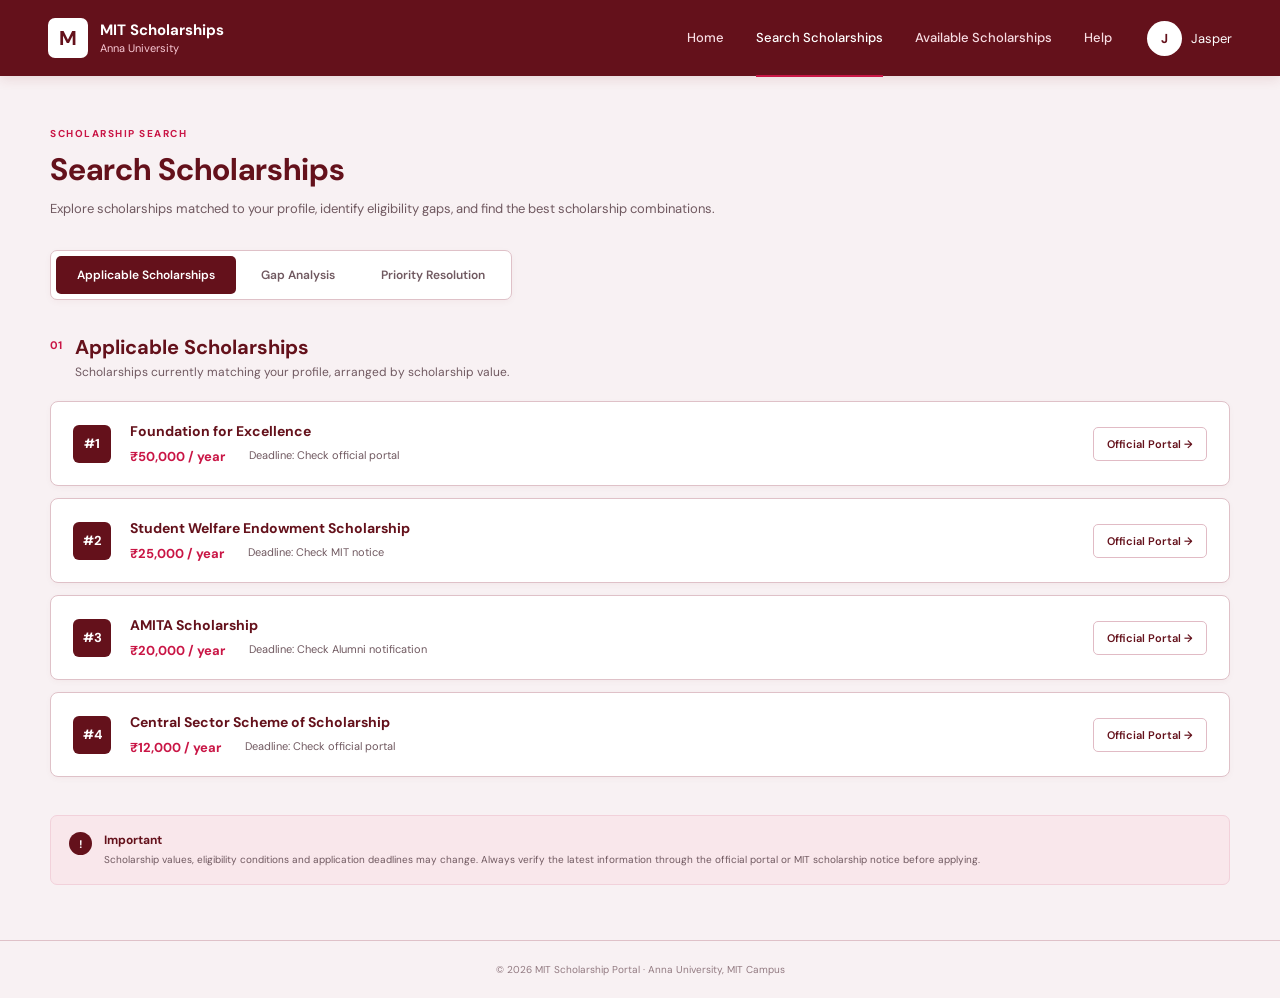
<file: search.html>
<!DOCTYPE html>
<html lang="en">
<head>
    <meta charset="UTF-8">
    <meta name="viewport" content="width=device-width, initial-scale=1.0">

    <title>Search Scholarships | MIT Scholarship Portal</title>

    <link rel="stylesheet" href="css/search.css">

    <link
        href="https://fonts.googleapis.com/css2?family=DM+Sans:wght@400;500;600;700&display=swap"
        rel="stylesheet"
    >
</head>

<body>

    <!-- NAVBAR -->
    <nav class="navbar">

        <div class="nav-left">

            <div class="logo">
                <div class="logo-mark">M</div>

                <div class="logo-text">
                    <strong>MIT Scholarships</strong>
                    <span>Anna University</span>
                </div>
            </div>

        </div>


        <div class="nav-links">

            <a href="index.html">Home</a>

            <a href="search.html" class="active">
                Search Scholarships
            </a>

            <a href="available.html">
                Available Scholarships
            </a>

            <a href="help.html">
                Help
            </a>

        </div>


        <!-- PROFILE -->
        <div class="profile-menu">

            <button class="profile-button" id="profileButton">

                <div class="profile-avatar">
                    J
                </div>

                <span>Jasper</span>

                

            </button>


            <div class="profile-dropdown" id="profileDropdown">

                <a href="profile.html">
                    My Profile
                </a>

                

                <a href="#">
                    Logout
                </a>

            </div>

        </div>

    </nav>


    <!-- MAIN CONTENT -->
    <main class="container">


        <!-- PAGE HEADER -->
        <section class="page-header">

            <div>

                <span class="page-label">
                    SCHOLARSHIP SEARCH
                </span>

                <h1>
                    Search Scholarships
                </h1>

                <p>
                    Explore scholarships matched to your profile,
                    identify eligibility gaps, and find the best
                    scholarship combinations.
                </p>

            </div>

        </section>


        <!-- TOGGLE SECTION -->
        <section class="search-controls">

            <div class="toggle-container">

                <button
                    class="toggle-button active"
                    data-section="applicable"
                    id="applicableButton"
                >
                    Applicable Scholarships
                </button>

                <button
                    class="toggle-button"
                    data-section="gap"
                    id="gapButton"
                >
                    Gap Analysis
                </button>

                <button
                    class="toggle-button"
                    data-section="resolution"
                    id="resolutionButton"
                >
                    Priority Resolution
                </button>

            </div>

        </section>


        <!-- ================================= -->
        <!-- APPLICABLE SCHOLARSHIPS -->
        <!-- ================================= -->

        <section
            class="scholarship-section active-section"
            id="applicableSection"
        >

            <div class="section-heading">

                <div>

                    <span class="section-number">
                        01
                    </span>

                    <div>
                        <h2>
                            Applicable Scholarships
                        </h2>

                        <p>
                            Scholarships currently matching your profile,
                            arranged by scholarship value.
                        </p>
                    </div>

                </div>

                

            </div>


            <div
                class="scholarship-list"
                id="applicableScholarships"
            >
                <!-- JavaScript inserts scholarships -->
            </div>

        </section>



        <!-- ================================= -->
        <!-- GAP ANALYSIS -->
        <!-- ================================= -->

        <section
            class="scholarship-section"
            id="gapSection"
        >

            <div class="section-heading">

                <div>

                    <span class="section-number">
                        02
                    </span>

                    <div>

                        <h2>
                            Gap Analysis
                        </h2>

                        <p>
                            See what academic requirements you need
                            to improve for potential scholarships.
                        </p>

                    </div>

                </div>

            </div>


            <div class="gap-intro">

                <div class="gap-icon">
                    ✓
                </div>

                <div>

                    <h3>
                        Your academic profile
                    </h3>

                    <p>
                        Income and other profile information are shown
                        only as scholarship criteria. They are not treated
                        as improvement gaps.
                    </p>

                </div>

            </div>


            <div
                class="gap-list"
                id="gapList"
            >
                <!-- JavaScript inserts gap analysis -->
            </div>

        </section>



        <!-- ================================= -->
        <!-- PRIORITY RESOLUTION -->
        <!-- ================================= -->

        <section
            class="scholarship-section"
            id="resolutionSection"
        >

            <div class="section-heading">

                <div>

                    <span class="section-number">
                        03
                    </span>

                    <div>

                        <h2>
                            Priority Resolution
                        </h2>

                        <p>
                            Compatible scholarships can be grouped
                            into combinations to maximize total value.
                        </p>

                    </div>

                </div>

            </div>


            


            <div
                class="combo-list"
                id="comboList"
            >
                <!-- JavaScript inserts combinations -->
            </div>

        </section>



        <!-- GENERAL NOTICE -->
        <section class="information-notice">

            <div class="notice-symbol">
                !
            </div>

            <div>

                <h3>
                    Important
                </h3>

                <p>
                    Scholarship values, eligibility conditions and
                    application deadlines may change. Always verify
                    the latest information through the official portal
                    or MIT scholarship notice before applying.
                </p>

            </div>

        </section>

    </main>



    <!-- FOOTER -->
    <footer class="footer">

        <p>
            © 2026 MIT Scholarship Portal · Anna University, MIT Campus
        </p>

    </footer>


    <script src="js/search.js"></script>

</body>
</html>
</file>
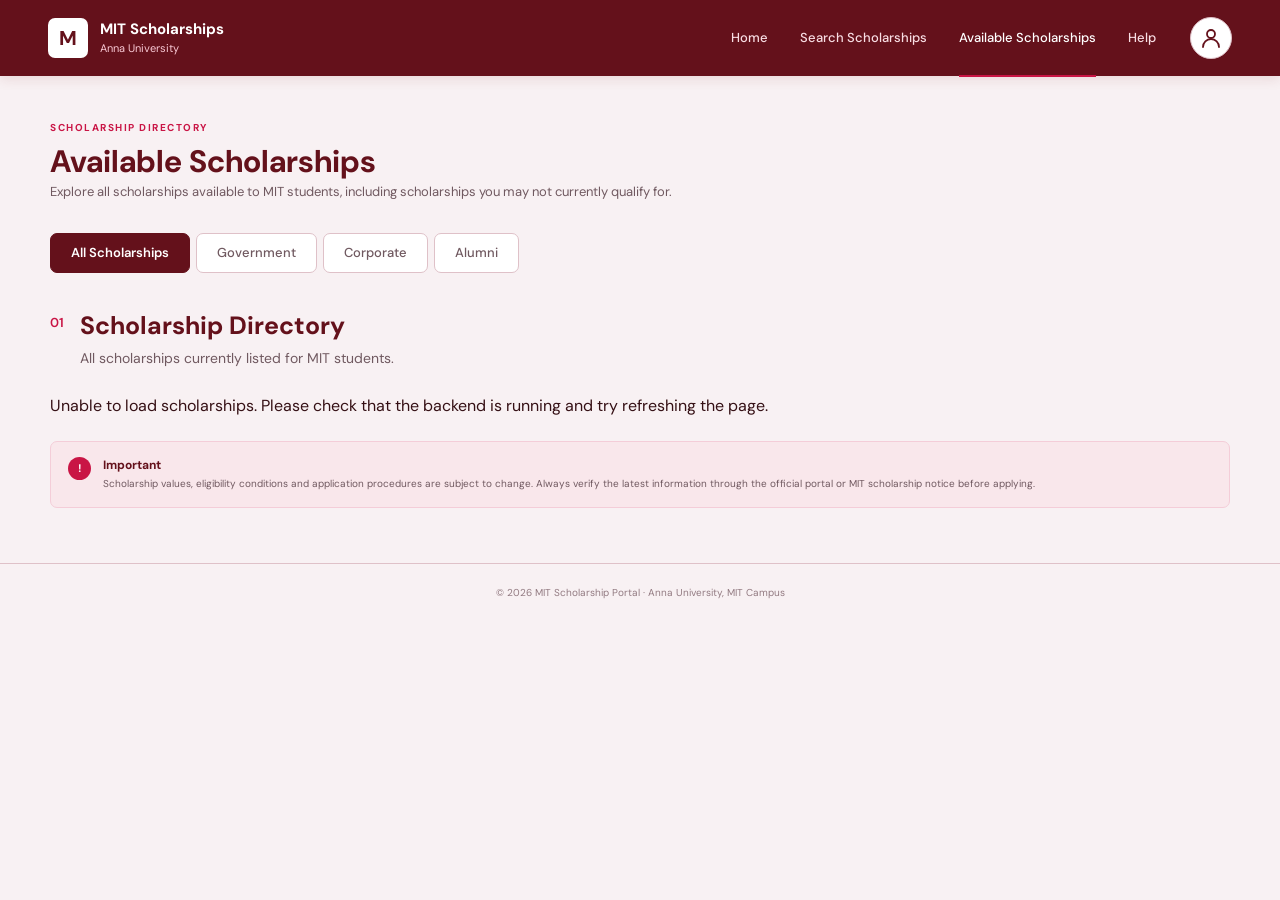
<file: frontend/available.html>
<!DOCTYPE html>
<html lang="en">

<head>
    <meta charset="UTF-8">
    <meta name="viewport" content="width=device-width, initial-scale=1.0">

    <title>Available Scholarships | MIT Scholarship Portal</title>

    <link rel="stylesheet" href="css/available.css">

    <link
        href="https://fonts.googleapis.com/css2?family=DM+Sans:wght@400;500;600;700&display=swap"
        rel="stylesheet"
    >
</head>

<body>

<!-- NAVBAR -->
<nav class="navbar">

    <div class="nav-left">

        <div class="logo">

            <div class="logo-mark">M</div>

            <div class="logo-text">
                <strong>MIT Scholarships</strong>
                <span>Anna University</span>
            </div>

        </div>

    </div>


    <div class="nav-links">

        <a href="index.html">
            Home
        </a>

        <a href="search.html">
            Search Scholarships
        </a>

        <a href="available.html" class="active">
            Available Scholarships
        </a>

        <a href="help.html">
            Help
        </a>

    </div>


    
<div class="profile-menu">
    <button
        type="button"
        class="profile-icon-button"
        id="profileMenuButton"
        aria-label="Open profile menu"
        aria-expanded="false"
    >
        <svg
            viewBox="0 0 24 24"
            width="24"
            height="24"
            fill="none"
            stroke="currentColor"
            stroke-width="1.8"
            stroke-linecap="round"
            stroke-linejoin="round"
            aria-hidden="true"
        >
            <circle cx="12" cy="8" r="4"></circle>
            <path d="M4 21a8 8 0 0 1 16 0"></path>
        </svg>
    </button>

    <div class="profile-dropdown" id="profileDropdown" hidden>
        <a href="profile.html">Create Profile</a>
<a href="my-profile.html">My Profile</a>
        <button type="button" id="logoutButton">Logout</button>
    </div>
</div>


</nav>


<!-- MAIN -->
<main class="container">

    <section class="page-header">

        <div>

            <span class="page-label">
                SCHOLARSHIP DIRECTORY
            </span>

            <h1>
                Available Scholarships
            </h1>

            <p>
                Explore all scholarships available to MIT students,
                including scholarships you may not currently qualify for.
            </p>

        </div>

    </section>


    <!-- CATEGORY FILTER -->
    <section class="filter-section">

        <button class="filter-button active" data-category="all">
            All Scholarships
        </button>

        <button class="filter-button" data-category="government">
            Government
        </button>

        <button class="filter-button" data-category="corporate">
            Corporate
        </button>

        <button class="filter-button" data-category="alumni">
            Alumni
        </button>

    </section>


    <!-- SCHOLARSHIP LIST -->
    <section class="scholarship-section">

        <div class="section-heading">

            <div>

                <span class="section-number">
                    01
                </span>

                <div>
                    <h2>
                        Scholarship Directory
                    </h2>

                    <p>
                        All scholarships currently listed for MIT students.
                    </p>
                </div>

            </div>

        </div>


        <div
            class="scholarship-list"
            id="scholarshipList"
        ></div>

    </section>


    <!-- INFORMATION NOTICE -->
    <section class="information-notice">

        <div class="notice-symbol">
            !
        </div>

        <div>

            <h3>
                Important
            </h3>

            <p>
                Scholarship values, eligibility conditions and application
                procedures are subject to change. Always verify the latest
                information through the official portal or MIT scholarship
                notice before applying.
            </p>

        </div>

    </section>

</main>


<footer class="footer">

    <p>
        © 2026 MIT Scholarship Portal · Anna University, MIT Campus
    </p>

</footer>


<script src="js/available.js"></script>

</body>

</html>
</file>
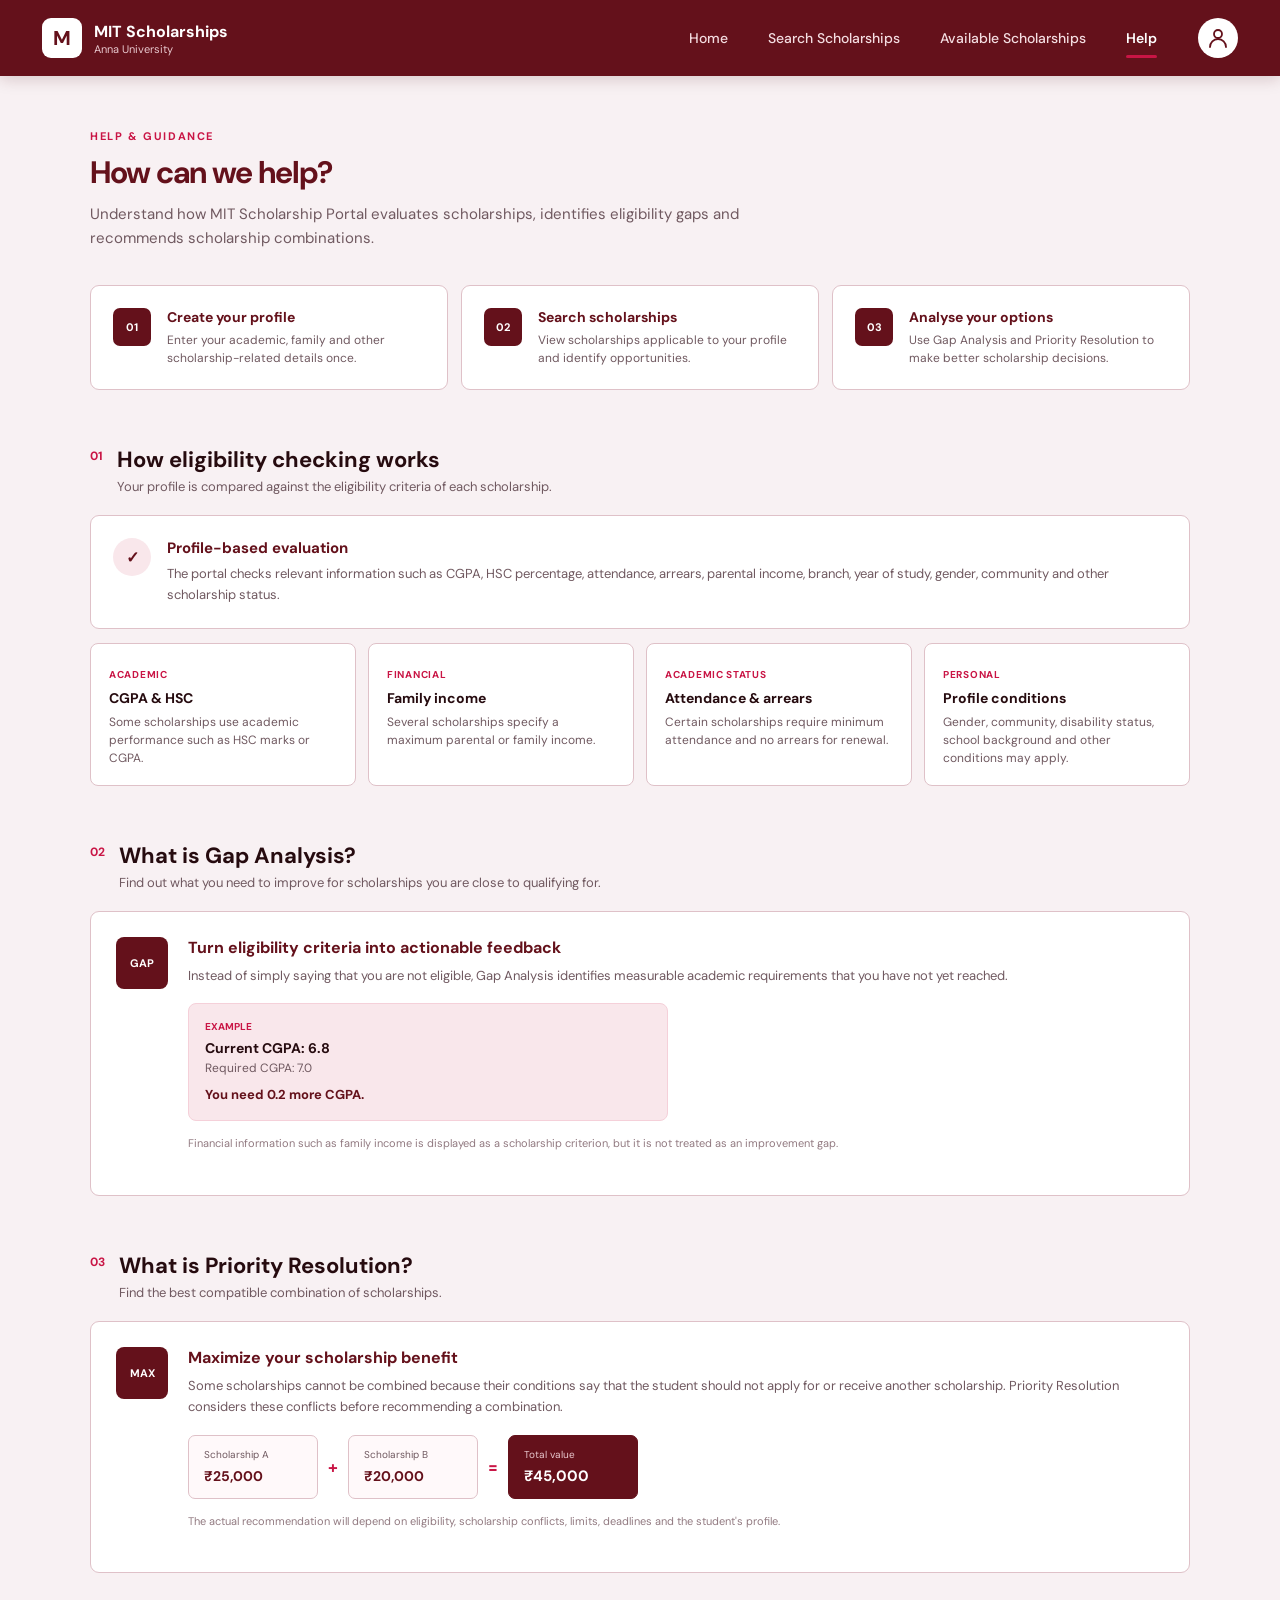
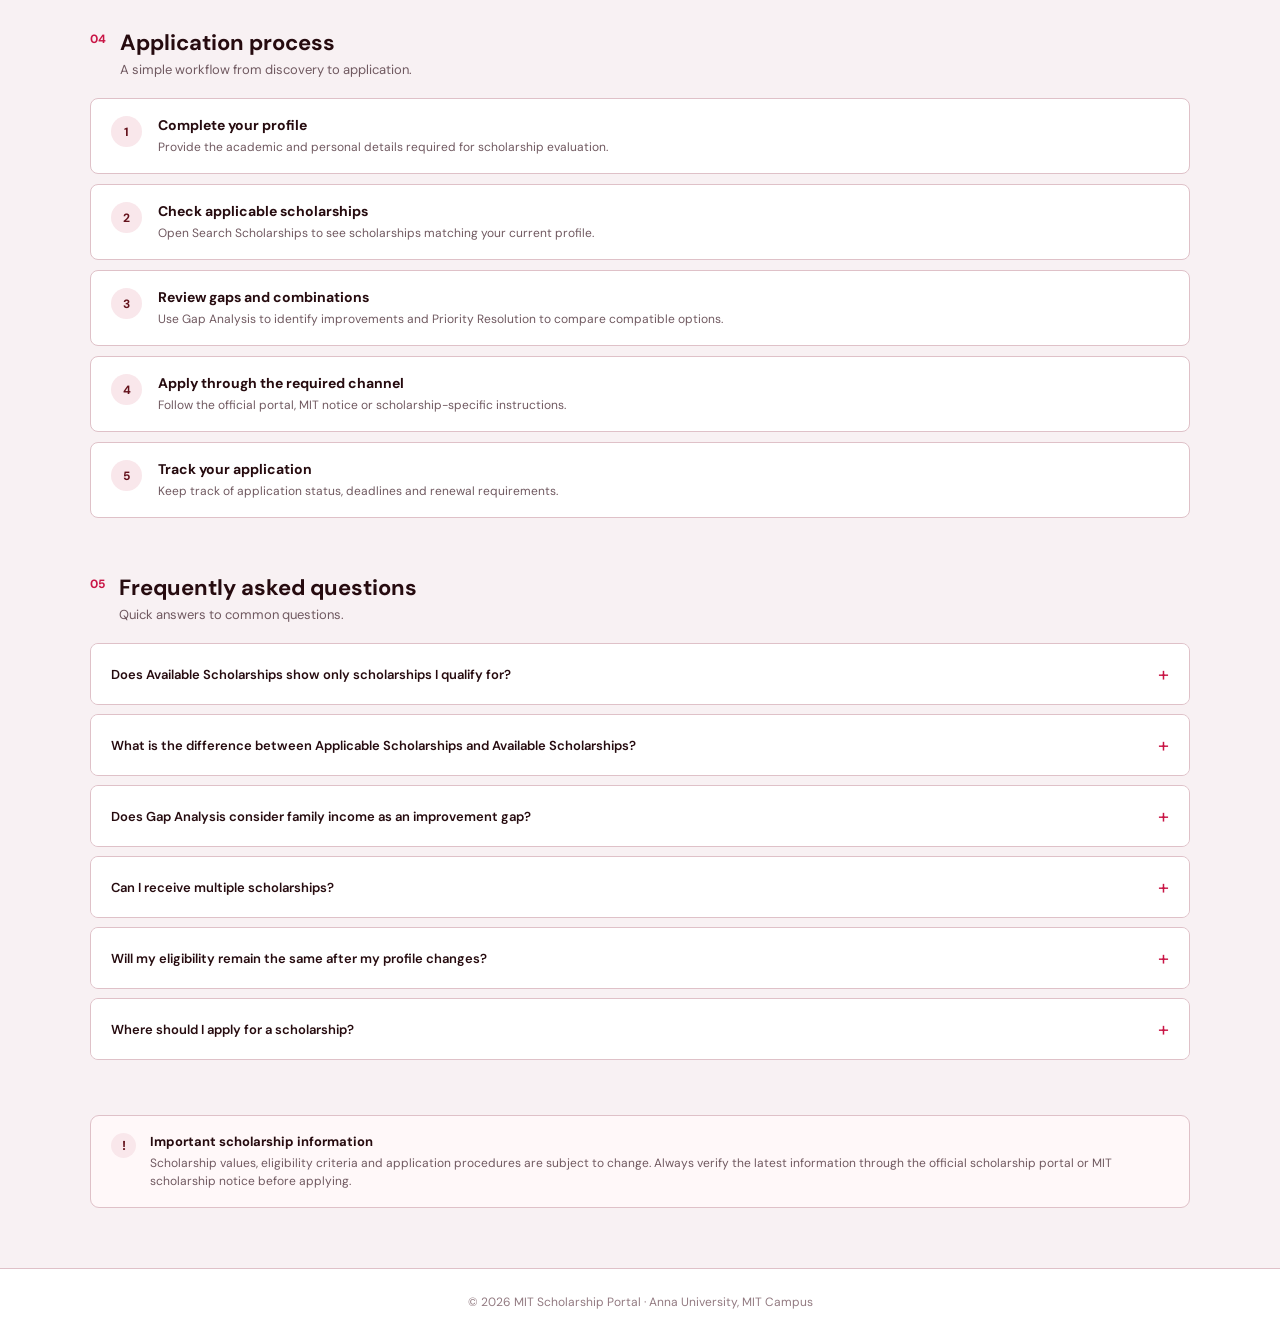
<file: frontend/help.html>
<!DOCTYPE html>
<html lang="en">

<head>

    <meta charset="UTF-8">

    <meta
        name="viewport"
        content="width=device-width, initial-scale=1.0"
    >

    <title>Help | MIT Scholarship Portal</title>

    <link
        rel="stylesheet"
        href="css/help.css"
    >

    <link
        href="https://fonts.googleapis.com/css2?family=DM+Sans:wght@400;500;600;700&display=swap"
        rel="stylesheet"
    >

</head>


<body>


<!-- =========================
     NAVBAR
========================= -->

<nav class="navbar">

    <div class="nav-left">

        <div class="logo">

            <div class="logo-mark">
                M
            </div>

            <div class="logo-text">

                <strong>
                    MIT Scholarships
                </strong>

                <span>
                    Anna University
                </span>

            </div>

        </div>

    </div>


    <div class="nav-links">

        <a href="index.html">
            Home
        </a>

        <a href="search.html">
            Search Scholarships
        </a>

        <a href="available.html">
            Available Scholarships
        </a>

        <a
            href="help.html"
            class="active"
        >
            Help
        </a>

    </div>


    
<div class="profile-menu">
    <button
        type="button"
        class="profile-icon-button"
        id="profileMenuButton"
        aria-label="Open profile menu"
        aria-expanded="false">

        <svg viewBox="0 0 24 24"
            width="24"
            height="24"
            fill="none"
            stroke="currentColor"
            stroke-width="1.8"
            stroke-linecap="round"
            stroke-linejoin="round"
            aria-hidden="true">
            <circle cx="12" cy="8" r="4"></circle>
            <path d="M4 21a8 8 0 0 1 16 0"></path>
        </svg>
    </button>

    <div class="profile-dropdown" id="profileDropdown" hidden>
        <a href="profile.html">Create Profile</a>
<a href="my-profile.html">My Profile</a>
        <button type="button" id="logoutButton">Logout</button>
    </div>
</div>


</nav>



<!-- =========================
     MAIN
========================= -->

<main class="container">


    <!-- PAGE HEADER -->

    <section class="page-header">

        <div>

            <span class="page-label">
                HELP &amp; GUIDANCE
            </span>

            <h1>
                How can we help?
            </h1>

            <p>
                Understand how MIT Scholarship Portal evaluates
                scholarships, identifies eligibility gaps and
                recommends scholarship combinations.
            </p>

        </div>

    </section>



    <!-- =========================
         QUICK GUIDE
    ========================= -->

    <section class="quick-guide">

        <div class="guide-card">

            <div class="guide-number">
                01
            </div>

            <div>

                <h3>
                    Create your profile
                </h3>

                <p>
                    Enter your academic, family and other
                    scholarship-related details once.
                </p>

            </div>

        </div>


        <div class="guide-card">

            <div class="guide-number">
                02
            </div>

            <div>

                <h3>
                    Search scholarships
                </h3>

                <p>
                    View scholarships applicable to your
                    profile and identify opportunities.
                </p>

            </div>

        </div>


        <div class="guide-card">

            <div class="guide-number">
                03
            </div>

            <div>

                <h3>
                    Analyse your options
                </h3>

                <p>
                    Use Gap Analysis and Priority Resolution
                    to make better scholarship decisions.
                </p>

            </div>

        </div>

    </section>



    <!-- =========================
         HOW ELIGIBILITY WORKS
    ========================= -->

    <section class="help-section">

        <div class="section-heading">

            <span class="section-number">
                01
            </span>

            <div>

                <h2>
                    How eligibility checking works
                </h2>

                <p>
                    Your profile is compared against the
                    eligibility criteria of each scholarship.
                </p>

            </div>

        </div>


        <div class="explanation-card">

            <div class="explanation-icon">
                ✓
            </div>

            <div>

                <h3>
                    Profile-based evaluation
                </h3>

                <p>
                    The portal checks relevant information such as
                    CGPA, HSC percentage, attendance, arrears,
                    parental income, branch, year of study,
                    gender, community and other scholarship status.
                </p>

            </div>

        </div>


        <div class="criteria-grid">

            <div class="criteria-card">

                <span>
                    Academic
                </span>

                <h3>
                    CGPA &amp; HSC
                </h3>

                <p>
                    Some scholarships use academic performance
                    such as HSC marks or CGPA.
                </p>

            </div>


            <div class="criteria-card">

                <span>
                    Financial
                </span>

                <h3>
                    Family income
                </h3>

                <p>
                    Several scholarships specify a maximum
                    parental or family income.
                </p>

            </div>


            <div class="criteria-card">

                <span>
                    Academic status
                </span>

                <h3>
                    Attendance &amp; arrears
                </h3>

                <p>
                    Certain scholarships require minimum
                    attendance and no arrears for renewal.
                </p>

            </div>


            <div class="criteria-card">

                <span>
                    Personal
                </span>

                <h3>
                    Profile conditions
                </h3>

                <p>
                    Gender, community, disability status,
                    school background and other conditions
                    may apply.
                </p>

            </div>

        </div>

    </section>



    <!-- =========================
         GAP ANALYSIS
    ========================= -->

    <section class="help-section">

        <div class="section-heading">

            <span class="section-number">
                02
            </span>

            <div>

                <h2>
                    What is Gap Analysis?
                </h2>

                <p>
                    Find out what you need to improve for
                    scholarships you are close to qualifying for.
                </p>

            </div>

        </div>


        <div class="feature-card">

            <div class="feature-number">
                GAP
            </div>

            <div class="feature-content">

                <h3>
                    Turn eligibility criteria into actionable feedback
                </h3>

                <p>
                    Instead of simply saying that you are not eligible,
                    Gap Analysis identifies measurable academic
                    requirements that you have not yet reached.
                </p>


                <div class="example-box">

                    <span>
                        Example
                    </span>

                    <strong>
                        Current CGPA: 6.8
                    </strong>

                    <p>
                        Required CGPA: 7.0
                    </p>

                    <b>
                        You need 0.2 more CGPA.
                    </b>

                </div>

                <p class="small-note">
                    Financial information such as family income is
                    displayed as a scholarship criterion, but it is
                    not treated as an improvement gap.
                </p>

            </div>

        </div>

    </section>



    <!-- =========================
         PRIORITY RESOLUTION
    ========================= -->

    <section class="help-section">

        <div class="section-heading">

            <span class="section-number">
                03
            </span>

            <div>

                <h2>
                    What is Priority Resolution?
                </h2>

                <p>
                    Find the best compatible combination of
                    scholarships.
                </p>

            </div>

        </div>


        <div class="feature-card">

            <div class="feature-number">
                MAX
            </div>

            <div class="feature-content">

                <h3>
                    Maximize your scholarship benefit
                </h3>

                <p>
                    Some scholarships cannot be combined because
                    their conditions say that the student should
                    not apply for or receive another scholarship.
                    Priority Resolution considers these conflicts
                    before recommending a combination.
                </p>


                <div class="combo-example">

                    <div class="combo-item">

                        <span>
                            Scholarship A
                        </span>

                        <strong>
                            ₹25,000
                        </strong>

                    </div>


                    <div class="plus">
                        +
                    </div>


                    <div class="combo-item">

                        <span>
                            Scholarship B
                        </span>

                        <strong>
                            ₹20,000
                        </strong>

                    </div>


                    <div class="equals">
                        =
                    </div>


                    <div class="combo-total">

                        <span>
                            Total value
                        </span>

                        <strong>
                            ₹45,000
                        </strong>

                    </div>

                </div>


                <p class="small-note">
                    The actual recommendation will depend on
                    eligibility, scholarship conflicts, limits,
                    deadlines and the student's profile.
                </p>

            </div>

        </div>

    </section>



    <!-- =========================
         APPLICATION PROCESS
    ========================= -->

    <section class="help-section">

        <div class="section-heading">

            <span class="section-number">
                04
            </span>

            <div>

                <h2>
                    Application process
                </h2>

                <p>
                    A simple workflow from discovery to application.
                </p>

            </div>

        </div>


        <div class="process-list">

            <div class="process-item">

                <div class="process-number">
                    1
                </div>

                <div>

                    <h3>
                        Complete your profile
                    </h3>

                    <p>
                        Provide the academic and personal details
                        required for scholarship evaluation.
                    </p>

                </div>

            </div>


            <div class="process-item">

                <div class="process-number">
                    2
                </div>

                <div>

                    <h3>
                        Check applicable scholarships
                    </h3>

                    <p>
                        Open Search Scholarships to see scholarships
                        matching your current profile.
                    </p>

                </div>

            </div>


            <div class="process-item">

                <div class="process-number">
                    3
                </div>

                <div>

                    <h3>
                        Review gaps and combinations
                    </h3>

                    <p>
                        Use Gap Analysis to identify improvements
                        and Priority Resolution to compare
                        compatible options.
                    </p>

                </div>

            </div>


            <div class="process-item">

                <div class="process-number">
                    4
                </div>

                <div>

                    <h3>
                        Apply through the required channel
                    </h3>

                    <p>
                        Follow the official portal, MIT notice or
                        scholarship-specific instructions.
                    </p>

                </div>

            </div>


            <div class="process-item">

                <div class="process-number">
                    5
                </div>

                <div>

                    <h3>
                        Track your application
                    </h3>

                    <p>
                        Keep track of application status,
                        deadlines and renewal requirements.
                    </p>

                </div>

            </div>

        </div>

    </section>



    <!-- =========================
         FAQ
    ========================= -->

    <section class="help-section">

        <div class="section-heading">

            <span class="section-number">
                05
            </span>

            <div>

                <h2>
                    Frequently asked questions
                </h2>

                <p>
                    Quick answers to common questions.
                </p>

            </div>

        </div>


        <div class="faq-list">


            <div class="faq-item">

                <button class="faq-question">

                    <span>
                        Does Available Scholarships show only
                        scholarships I qualify for?
                    </span>

                    <span class="faq-icon">
                        +
                    </span>

                </button>

                <div class="faq-answer">

                    <p>
                        No. Available Scholarships is the complete
                        scholarship directory. It can include
                        scholarships that you may not currently
                        qualify for. Use Search Scholarships to
                        evaluate scholarships against your profile.
                    </p>

                </div>

            </div>



            <div class="faq-item">

                <button class="faq-question">

                    <span>
                        What is the difference between Applicable
                        Scholarships and Available Scholarships?
                    </span>

                    <span class="faq-icon">
                        +
                    </span>

                </button>

                <div class="faq-answer">

                    <p>
                        Available Scholarships shows the complete
                        directory. Applicable Scholarships filters
                        that directory according to the details
                        saved in your student profile.
                    </p>

                </div>

            </div>



            <div class="faq-item">

                <button class="faq-question">

                    <span>
                        Does Gap Analysis consider family income
                        as an improvement gap?
                    </span>

                    <span class="faq-icon">
                        +
                    </span>

                </button>

                <div class="faq-answer">

                    <p>
                        No. Income is shown as a scholarship criterion,
                        but it is not treated as something that can be
                        improved like CGPA or attendance.
                    </p>

                </div>

            </div>



            <div class="faq-item">

                <button class="faq-question">

                    <span>
                        Can I receive multiple scholarships?
                    </span>

                    <span class="faq-icon">
                        +
                    </span>

                </button>

                <div class="faq-answer">

                    <p>
                        It depends on the scholarship rules. Some
                        scholarships explicitly state that students
                        should not apply for another scholarship.
                        Priority Resolution uses such compatibility
                        constraints when creating combinations.
                    </p>

                </div>

            </div>



            <div class="faq-item">

                <button class="faq-question">

                    <span>
                        Will my eligibility remain the same after
                        my profile changes?
                    </span>

                    <span class="faq-icon">
                        +
                    </span>

                </button>

                <div class="faq-answer">

                    <p>
                        Eligibility should be recalculated from your
                        current profile whenever you perform a new
                        scholarship search. Updating your profile can
                        therefore change your applicable scholarships
                        and gap analysis.
                    </p>

                </div>

            </div>



            <div class="faq-item">

                <button class="faq-question">

                    <span>
                        Where should I apply for a scholarship?
                    </span>

                    <span class="faq-icon">
                        +
                    </span>

                </button>

                <div class="faq-answer">

                    <p>
                        Follow the application channel specified for
                        that scholarship. This may be an official
                        web portal, an MIT scholarship notice, or a
                        scholarship-specific notification.
                    </p>

                </div>

            </div>


        </div>

    </section>



    <!-- =========================
         IMPORTANT NOTICE
    ========================= -->

    <section class="information-notice">

        <div class="notice-symbol">
            !
        </div>

        <div>

            <h3>
                Important scholarship information
            </h3>

            <p>
                Scholarship values, eligibility criteria and
                application procedures are subject to change.
                Always verify the latest information through the
                official scholarship portal or MIT scholarship
                notice before applying.
            </p>

        </div>

    </section>


</main>



<!-- =========================
     FOOTER
========================= -->

<footer class="footer">

    <p>
        © 2026 MIT Scholarship Portal · Anna University, MIT Campus
    </p>

</footer>


<script src="js/help.js"></script>

</body>

</html>
</file>
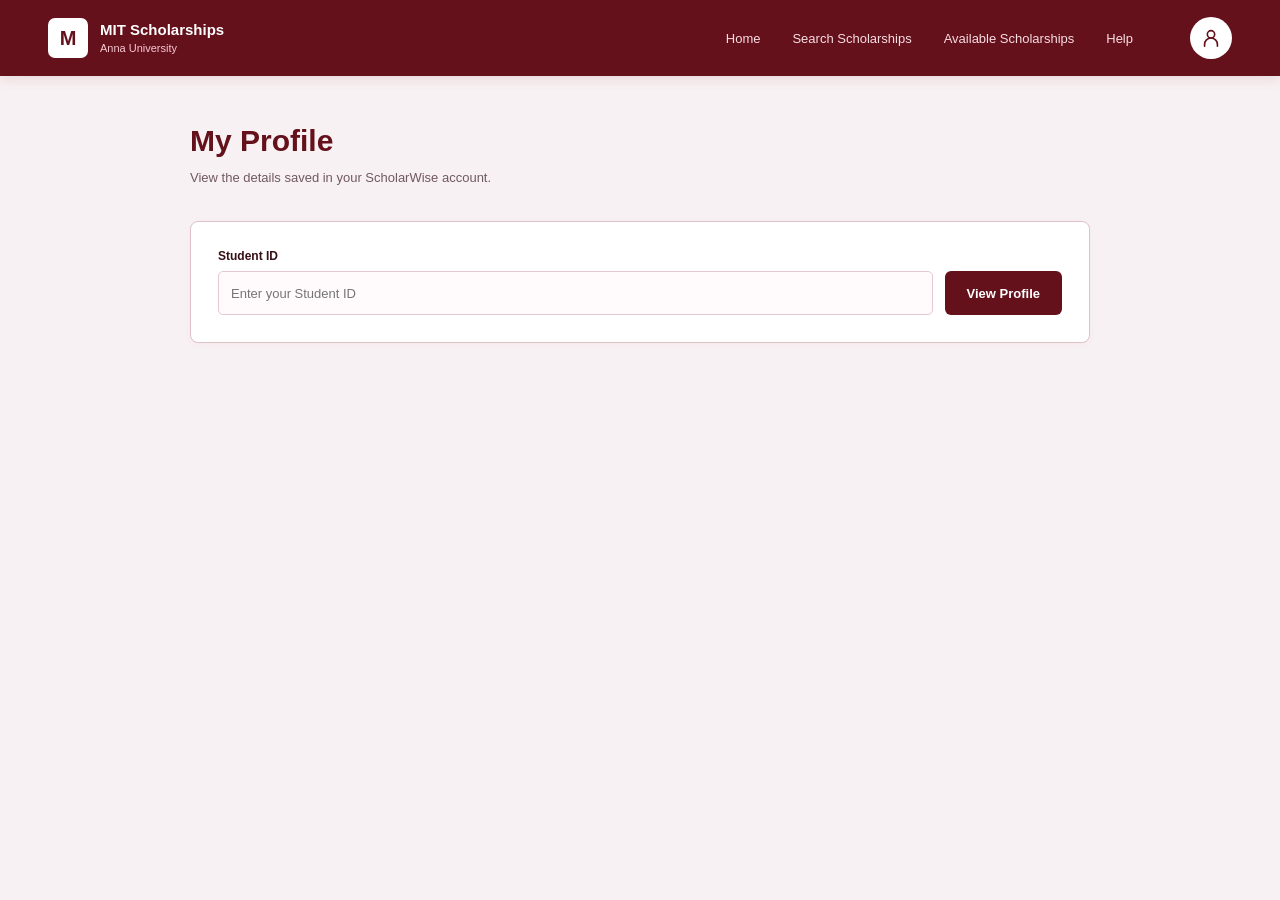
<file: frontend/my-profile.html>
<!DOCTYPE html>
<html lang="en">
<head>
    <meta charset="UTF-8">
    <meta name="viewport" content="width=device-width, initial-scale=1.0">
    <title>My Profile | ScholarWise</title>
    <link rel="stylesheet" href="css/my-profile.css">
</head>
<body>
    
<header class="navbar">
    <a href="index.html" class="logo">
        <span class="logo-mark">M</span>
        <span class="logo-text">
            <strong>MIT Scholarships</strong>
            <small>Anna University</small>
        </span>
    </a>

    <nav class="nav-links">
        <a href="index.html">Home</a>
        <a href="search.html">Search Scholarships</a>
        <a href="available.html">Available Scholarships</a>
        <a href="help.html">Help</a>

        <div class="profile-menu">
            <button
                type="button"
                id="profileMenuButton"
                class="profile-icon-button"
                aria-label="Open profile menu"
                aria-expanded="false"
            >
                <svg
                    width="22"
                    height="22"
                    viewBox="0 0 24 24"
                    fill="none"
                    stroke="currentColor"
                    stroke-width="1.8"
                    stroke-linecap="round"
                    stroke-linejoin="round"
                    aria-hidden="true"
                >
                    <circle cx="12" cy="8" r="4"></circle>
                    <path d="M5 21v-2a7 7 0 0 1 14 0v2"></path>
                </svg>
            </button>

            <div class="profile-dropdown" id="profileDropdown" hidden>
                <a href="profile.html">Create Profile</a>
                <a href="my-profile.html">My Profile</a>
                <button type="button" id="logoutButton">Logout</button>
            </div>
        </div>
    </nav>
</header>


    <main class="page-container">
        <h1>My Profile</h1>
        <p class="subtitle">View the details saved in your ScholarWise account.</p>

        <section class="search-card">
            <label for="studentId">Student ID</label>
            <div class="search-row">
                <input type="number" id="studentId"
                    placeholder="Enter your Student ID" min="1">
                <button type="button" id="viewProfileButton">View Profile</button>
            </div>
            <p id="statusMessage" role="status"></p>
        </section>

        <div id="profileDetails" hidden>
            <section class="profile-card">
                <h2>Student Details</h2>
                <div id="studentDetails" class="details-grid"></div>
            </section>

            <section class="profile-card">
                <h2>Background Details</h2>
                <div id="backgroundDetails" class="details-grid"></div>
            </section>

            <section class="profile-card">
                <h2>Financial Details</h2>
                <div id="financialDetails" class="details-grid"></div>
            </section>

            <section class="profile-card">
                <h2>Education Details</h2>
                <div id="educationDetails" class="details-grid"></div>
            </section>

            <section class="profile-card">
                <h2>Academic Records</h2>
                <div id="academicDetails"></div>
            </section>
        </div>
    </main>

    <script src="js/my-profile.js"></script>
</body>
</html>
</file>
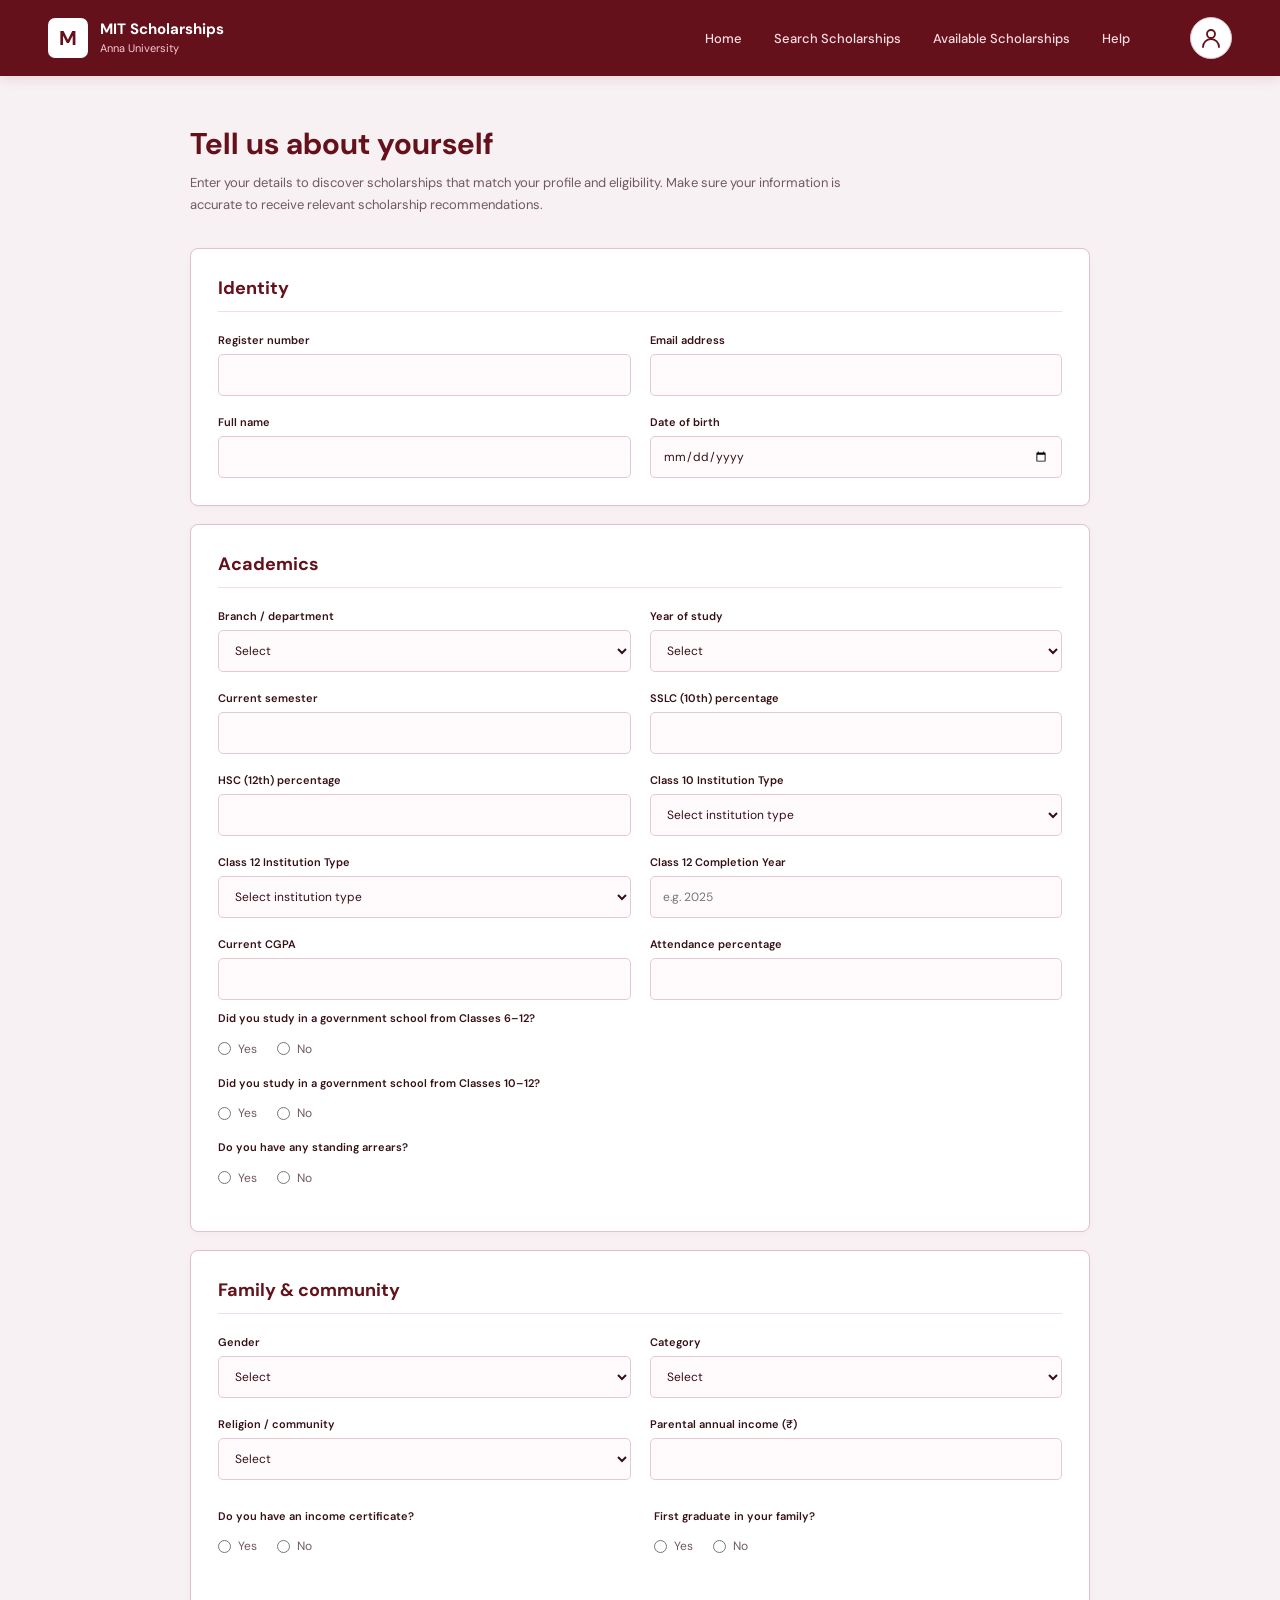
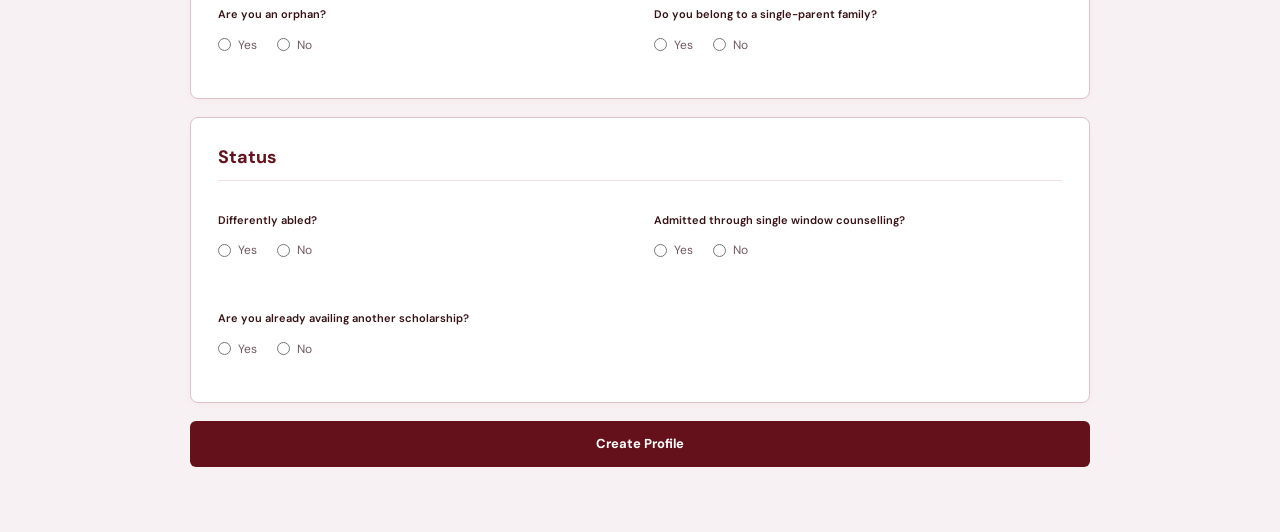
<file: frontend/profile.html>
<!DOCTYPE html>
<html lang="en">
<head>
    <meta charset="UTF-8">
    <meta name="viewport" content="width=device-width, initial-scale=1.0">

    <title>Create Profile | MIT Scholarships</title>

    <link rel="stylesheet" href="css/profile.css">

    <link
        href="https://fonts.googleapis.com/css2?family=DM+Sans:wght@400;500;600;700&family=Playfair+Display:ital,wght@0,600;1,500&display=swap"
        rel="stylesheet"
    >
</head>

<body>
    
<nav class="navbar">
    <div class="logo">
        <div class="logo-mark">M</div>
        <div>
            <strong>MIT Scholarships</strong>
            <span>Anna University</span>
        </div>
    </div>

    <div class="nav-links">
        <a href="index.html">Home</a>
        <a href="search.html">Search Scholarships</a>
        <a href="available.html">Available Scholarships</a>
        <a href="help.html">Help</a>
    </div>

    <div class="profile-menu">
        <button
            type="button"
            class="profile-icon-button"
            id="profileMenuButton"
            aria-label="Open profile menu"
            aria-expanded="false"
        >
            <svg viewBox="0 0 24 24" width="24" height="24"
                 fill="none" stroke="currentColor"
                 stroke-width="1.8" stroke-linecap="round"
                 stroke-linejoin="round" aria-hidden="true">
                <circle cx="12" cy="8" r="4"></circle>
                <path d="M4 21a8 8 0 0 1 16 0"></path>
            </svg>
        </button>

        <div class="profile-dropdown" id="profileDropdown" hidden>
            <a href="profile.html">Create Profile</a>
<a href="my-profile.html">My Profile</a>
            <button type="button" id="logoutButton">Logout</button>
        </div>
    </div>
</nav>


<div class="profile-page">

    <div class="profile-container">

        <div class="profile-header">
            <h1>Tell us about yourself</h1>

            <p>
                Enter your details to discover scholarships that match your profile and eligibility. Make sure your information is accurate to receive relevant scholarship recommendations.
            </p>
        </div>


        <form id="profileForm">

            
            <section class="form-section">
                <h2>Identity</h2>

                <div class="form-grid">
                    <div class="form-group">
                        <label for="registerNumber">Register number</label>
                        <input type="text" id="registerNumber" required>
                    </div>

                    <div class="form-group">
                        <label for="email">Email address</label>
                        <input type="email" id="email" required>
                    </div>

                    <div class="form-group">
                        <label for="fullName">Full name</label>
                        <input type="text" id="fullName" required>
                    </div>

                    <div class="form-group">
                        <label for="dateOfBirth">Date of birth</label>
                        <input type="date" id="dateOfBirth">
                    </div>
                </div>
            </section>



            <section class="form-section">

                <h2>Academics</h2>

                <div class="form-grid">

                    <div class="form-group">
                        <label for="branch">
                            Branch / department
                        </label>

                        <select id="branch" required>
                            <option value="">Select</option>
                            <option value="CSE">Computer Science and Engineering</option>
                            <option value="IT">Information Technology</option>
                            <option value="ECE">Electronics and Communication Engineering</option>
                            <option value="EEE">Electrical and Electronics Engineering</option>
                            <option value="MECH">Mechanical Engineering</option>
                            <option value="AERO">Aeronautical Engineering</option>
                            <option value="E&I">Electronics and Instrumentation Engineering</option>
                            <option value="AUTO">Automobile Engineering</option>
                        </select>
                    </div>


                    <div class="form-group">
                        <label for="year">
                            Year of study
                        </label>

                        <select id="year" required>
                            <option value="">Select</option>
                            <option value="1">1st Year</option>
                            <option value="2">2nd Year</option>
                            <option value="3">3rd Year</option>
                            <option value="4">4th Year</option>
                        </select>
                    </div>


                    <div class="form-group">
                        <label for="semester">
                            Current semester
                        </label>

                        <input
                            type="number"
                            id="semester"
                            min="1"
                            max="8"
                            required
                        >
                    </div>
                    
                    
                    <div class="form-group">
                        <label for="class10">SSLC (10th) percentage</label>
                        <input
                            type="number"
                            id="class10"
                            min="0"
                            max="100"
                            step="0.01"
                        >
                    </div>


                    <div class="form-group">
                        <label for="hsc">
                            HSC (12th) percentage
                        </label>

                        <input
                            type="number"
                            id="hsc"
                            min="0"
                            max="100"
                            step="0.01"
                            required
                        >
                    </div>

                    <div class="form-group">
                        <label for="class10InstitutionType">Class 10 Institution Type</label>
                        <select id="class10InstitutionType" required>
                        <option value="">Select institution type</option>
                        <option value="PRIVATE">Private</option>
                        <option value="GOVERNMENT">Government</option>
                        <option value="AIDED">Aided</option>
                    </select>
                    </div>

                    <div class="form-group">
                        <label for="class12InstitutionType">Class 12 Institution Type</label>
                        <select id="class12InstitutionType" required>
                        <option value="">Select institution type</option>
                        <option value="PRIVATE">Private</option>
                        <option value="GOVERNMENT">Government</option>
                        <option value="AIDED">Aided</option>
                    </select>
                    </div>

                    <div class="form-group">
                        <label for="class12CompletionYear">Class 12 Completion Year</label>
                        <input
                            type="number"
                            id="class12CompletionYear"
                            min="2000"
                            max="2100"
                            step="1"
                            placeholder="e.g. 2025"
                            required
                        >
                    </div>


                    <div class="form-group">
                        <label for="cgpa">
                            Current CGPA
                        </label>

                        <input
                            type="number"
                            id="cgpa"
                            min="0"
                            max="10"
                            step="0.01"
                            required
                        >
                    </div>


                    <div class="form-group">
                        <label for="attendance">
                            Attendance percentage
                        </label>

                        <input
                            type="number"
                            id="attendance"
                            min="0"
                            max="100"
                            step="0.01"
                            required
                        >
                    </div>

                </div>
                
                <div class="radio-group">
                        <label>Did you study in a government school from Classes 6–12?</label>
                        <div class="radio-options">
                            <label>
                                <input type="radio" name="governmentSchool6To12" value="yes" required>
                                Yes
                            </label>
                            <label>
                                <input type="radio" name="governmentSchool6To12" value="no">
                                No
                            </label>
                        </div>
                    </div>

                    <div class="radio-group">
                        <label>Did you study in a government school from Classes 10–12?</label>
                        <div class="radio-options">
                            <label>
                                <input type="radio" name="governmentSchool10To12" value="yes" required>
                                Yes
                            </label>
                            <label>
                                <input type="radio" name="governmentSchool10To12" value="no">
                                No
                            </label>
                        </div>
                    </div>


                <div class="radio-group">

                    <label>
                        Do you have any standing arrears?
                    </label>

                    <div class="radio-options">

                        <label>
                            <input
                                type="radio"
                                name="arrears"
                                value="yes"
                                required
                            >
                            Yes
                        </label>

                        <label>
                            <input
                                type="radio"
                                name="arrears"
                                value="no"
                            >
                            No
                        </label>

                    </div>

                </div>
                
                <div class="form-group arrear-count-group" id="arrearCountGroup" hidden>
                    <label for="arrearCount">Number of Standing Arrears</label>
                    <input
                        type="number"
                        id="arrearCount"
                        min="1"
                        step="1"
                        placeholder="Enter arrear count"
                    >
                    <small>Enter the total number of current standing arrears.</small>
                </div>


            </section>


            
            <section class="form-section">

                <h2>Family &amp; community</h2>

                <div class="form-grid">

                    <div class="form-group">
                        <label for="gender">Gender</label>
                        <select id="gender" required>
                            <option value="">Select</option>
                            <option value="female">Female</option>
                            <option value="male">Male</option>
                            <option value="other">Other</option>
                        </select>
                    </div>

                    <div class="form-group">
                        <label for="category">Category</label>
                        <select id="category" required>
                            <option value="">Select</option>
                            <option value="BC">BC</option>
                            <option value="MBC">MBC</option>
                            <option value="SC">SC</option>
                            <option value="ST">ST</option>
                            <option value="SCC">SCC</option>
                            <option value="OC">OC</option>
                        </select>
                    </div>

                    <div class="form-group">
                        <label for="community">Religion / community</label>
                        <select id="community" required>
                            <option value="">Select</option>
                            <option value="Hindu">Hindu</option>
                            <option value="Christian">Christian</option>
                            <option value="Muslim">Muslim</option>
                            <option value="Buddhist">Buddhist</option>
                            <option value="Jain">Jain</option>
                            <option value="Other">Other</option>
                        </select>
                    </div>

                    <div class="form-group">
                        <label for="income">Parental annual income (₹)</label>
                        <input type="number" id="income" min="0" required>
                    </div>

                </div>

                <div class="radio-grid">

                    <div class="radio-group">
                        <label>Do you have an income certificate?</label>
                        <div class="radio-options">
                            <label>
                                <input type="radio" name="incomeCertificate" value="yes" required>
                                Yes
                            </label>
                            <label>
                                <input type="radio" name="incomeCertificate" value="no">
                                No
                            </label>
                        </div>
                    </div>

                    <div class="radio-group">
                        <label>First graduate in your family?</label>
                        <div class="radio-options">
                            <label>
                                <input type="radio" name="firstGraduate" value="yes" required>
                                Yes
                            </label>
                            <label>
                                <input type="radio" name="firstGraduate" value="no">
                                No
                            </label>
                        </div>
                    </div>

                    <div class="radio-group">
                        <label>Are you an orphan?</label>
                        <div class="radio-options">
                            <label>
                                <input type="radio" name="orphan" value="yes" required>
                                Yes
                            </label>
                            <label>
                                <input type="radio" name="orphan" value="no">
                                No
                            </label>
                        </div>
                    </div>

                    <div class="radio-group">
                        <label>Do you belong to a single-parent family?</label>
                        <div class="radio-options">
                            <label>
                                <input type="radio" name="singleParent" value="yes" required>
                                Yes
                            </label>
                            <label>
                                <input type="radio" name="singleParent" value="no">
                                No
                            </label>
                        </div>
                    </div>

                </div>

            </section>


            <section class="form-section">

                <h2>Status</h2>

                <div class="radio-grid">

                    <div class="radio-group">

                        <label>
                            Differently abled?
                        </label>

                        <div class="radio-options">

                            <label>
                                <input
                                    type="radio"
                                    name="differentlyAbled"
                                    value="yes"
                                    required
                                >
                                Yes
                            </label>

                            <label>
                                <input
                                    type="radio"
                                    name="differentlyAbled"
                                    value="no"
                                >
                                No
                            </label>

                        </div>

                    </div>


                    <div class="radio-group">

                        <label>
                            Admitted through single window counselling?
                        </label>

                        <div class="radio-options">

                            <label>
                                <input
                                    type="radio"
                                    name="singleWindow"
                                    value="yes"
                                    required
                                >
                                Yes
                            </label>

                            <label>
                                <input
                                    type="radio"
                                    name="singleWindow"
                                    value="no"
                                >
                                No
                            </label>

                        </div>

                    </div>


                    <div class="radio-group">

                        <label>
                            Are you already availing another scholarship?
                        </label>

                        <div class="radio-options">

                            <label>
                                <input
                                    type="radio"
                                    name="otherScholarship"
                                    value="yes"
                                    required
                                >
                                Yes
                            </label>

                            <label>
                                <input
                                    type="radio"
                                    name="otherScholarship"
                                    value="no"
                                >
                                No
                            </label>

                        </div>

                    </div>

                </div>

            </section>


            <button type="submit" class="create-button">
                Create Profile
            </button>

        </form>


        <div id="successMessage" class="success-message">

            <div class="success-icon">
                ✓
            </div>

            <h2>Profile created successfully!</h2>

            <p id="successText"></p>

            <button
                type="button"
                class="dashboard-button"
                onclick="goToDashboard()"
            >
                Go to Dashboard
            </button>

        </div>

    </div>

</div>

<script src="js/profile.js"></script>

</body>
</html>
</file>
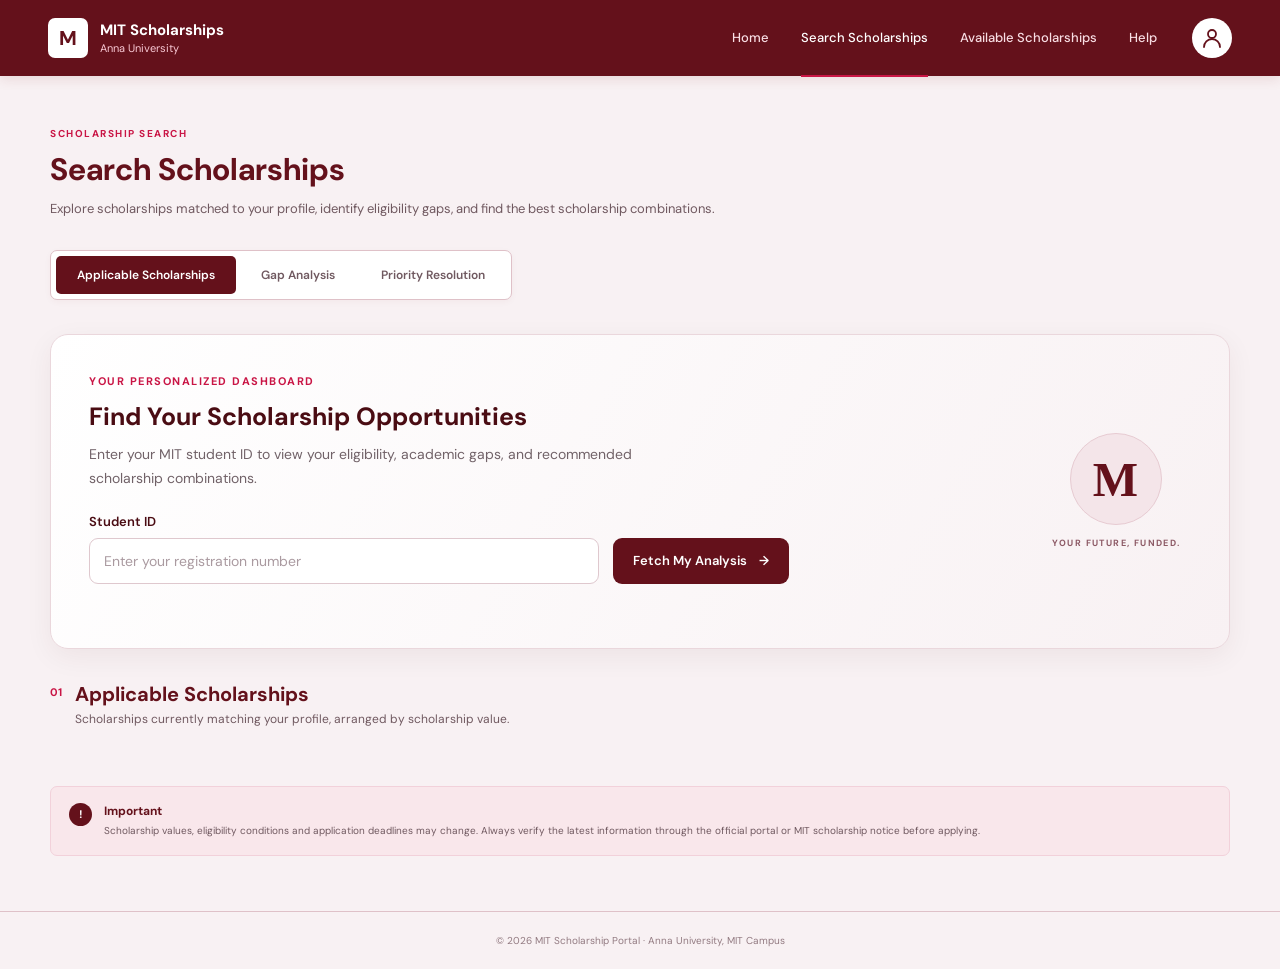
<file: frontend/search.html>
<!DOCTYPE html>
<html lang="en">
<head>
    <meta charset="UTF-8">
    <meta name="viewport" content="width=device-width, initial-scale=1.0">

    <title>Search Scholarships | MIT Scholarship Portal</title>

    <link rel="stylesheet" href="css/search.css">

    <link
        href="https://fonts.googleapis.com/css2?family=DM+Sans:wght@400;500;600;700&display=swap"
        rel="stylesheet"
    >
</head>

<body>

    <!-- NAVBAR -->
    <nav class="navbar">

        <div class="nav-left">

            <div class="logo">
                <div class="logo-mark">M</div>

                <div class="logo-text">
                    <strong>MIT Scholarships</strong>
                    <span>Anna University</span>
                </div>
            </div>

        </div>


        <div class="nav-links">

            <a href="index.html">Home</a>

            <a href="search.html" class="active">
                Search Scholarships
            </a>

            <a href="available.html">
                Available Scholarships
            </a>

            <a href="help.html">
                Help
            </a>

        </div>


        <!-- PROFILE -->
        
<div class="profile-menu">
    <button
        type="button"
        class="profile-icon-button"
        id="profileMenuButton"
        aria-label="Open profile menu"
        aria-expanded="false"
    >
        <svg
            viewBox="0 0 24 24"
            width="24"
            height="24"
            fill="none"
            stroke="currentColor"
            stroke-width="1.8"
            stroke-linecap="round"
            stroke-linejoin="round"
            aria-hidden="true"
        >
            <circle cx="12" cy="8" r="4"></circle>
            <path d="M4 21a8 8 0 0 1 16 0"></path>
        </svg>
    </button>

    <div class="profile-dropdown" id="profileDropdown" hidden>
        <a href="profile.html">Create Profile</a>
<a href="my-profile.html">My Profile</a>
        <button type="button" id="logoutButton">Logout</button>
    </div>
</div>


    </nav>


    <!-- MAIN CONTENT -->
    <main class="container">


        <!-- PAGE HEADER -->
        <section class="page-header">

            <div>

                <span class="page-label">
                    SCHOLARSHIP SEARCH
                </span>

                <h1>
                    Search Scholarships
                </h1>

                <p>
                    Explore scholarships matched to your profile,
                    identify eligibility gaps, and find the best
                    scholarship combinations.
                </p>

            </div>

        </section>


        <!-- TOGGLE SECTION -->
        <section class="search-controls">

            <div class="toggle-container">

                <button
                    class="toggle-button active"
                    data-section="applicable"
                    id="applicableButton"
                >
                    Applicable Scholarships
                </button>

                <button
                    class="toggle-button"
                    data-section="gap"
                    id="gapButton"
                >
                    Gap Analysis
                </button>

                <button
                    class="toggle-button"
                    data-section="resolution"
                    id="resolutionButton"
                >
                    Priority Resolution
                </button>

            </div>

        </section>
        
        <!-- STUDENT ID LOOKUP -->
        <section class="student-lookup">
            <div class="lookup-content">
                <span class="lookup-label">YOUR PERSONALIZED DASHBOARD</span>
                <h2>Find Your Scholarship Opportunities</h2>
                <p>
                    Enter your MIT student ID to view your eligibility,
                    academic gaps, and recommended scholarship combinations.
                </p>

                <form id="studentLookupForm" class="lookup-form">
                    <div class="lookup-input-group">
                        <label for="studentIdInput">Student ID</label>
                        <input
                            type="text"
                            id="studentIdInput"
                            placeholder="Enter your registration number"
                            autocomplete="off"
                            required
                        >
                    </div>

                    <button type="submit" id="lookupButton">
                        Fetch My Analysis
                        <span aria-hidden="true">→</span>
                    </button>
                </form>

                <p id="lookupMessage" class="lookup-message"
                role="status" aria-live="polite"></p>
            </div>

            <div class="lookup-decoration" aria-hidden="true">
                <div class="lookup-icon">M</div>
                <span>YOUR FUTURE, FUNDED.</span>
            </div>
        </section>



        <!-- ================================= -->
        <!-- APPLICABLE SCHOLARSHIPS -->
        <!-- ================================= -->

        <section
            class="scholarship-section active-section"
            id="applicableSection"
        >

            <div class="section-heading">

                <div>

                    <span class="section-number">
                        01
                    </span>

                    <div>
                        <h2>
                            Applicable Scholarships
                        </h2>

                        <p>
                            Scholarships currently matching your profile,
                            arranged by scholarship value.
                        </p>
                    </div>

                </div>

                

            </div>


            <div
                class="scholarship-list"
                id="applicableScholarships"
            >
                <!-- JavaScript inserts scholarships -->
            </div>

        </section>



        <!-- ================================= -->
        <!-- GAP ANALYSIS -->
        <!-- ================================= -->

        <section
            class="scholarship-section"
            id="gapSection"
        >

            <div class="section-heading">

                <div>

                    <span class="section-number">
                        02
                    </span>

                    <div>

                        <h2>
                            Gap Analysis
                        </h2>

                        <p>
                            See what academic requirements you need
                            to improve for potential scholarships.
                        </p>

                    </div>

                </div>

            </div>


            <div class="gap-intro">

                <div class="gap-icon">
                    ✓
                </div>

                <div>

                    <h3>
                        Your academic profile
                    </h3>

                    <p>
                        Income and other profile information are shown
                        only as scholarship criteria. They are not treated
                        as improvement gaps.
                    </p>

                </div>

            </div>


            <div
                class="gap-list"
                id="gapList"
            >
                <!-- JavaScript inserts gap analysis -->
            </div>

        </section>



        <!-- ================================= -->
        <!-- PRIORITY RESOLUTION -->
        <!-- ================================= -->

        <section
            class="scholarship-section"
            id="resolutionSection"
        >

            <div class="section-heading">

                <div>

                    <span class="section-number">
                        03
                    </span>

                    <div>

                        <h2>
                            Priority Resolution
                        </h2>

                        <p>
                            Compatible scholarships can be grouped
                            into combinations to maximize total value.
                        </p>

                    </div>

                </div>

            </div>


            


            <div
                class="combo-list"
                id="comboList"
            >
                <!-- JavaScript inserts combinations -->
            </div>

        </section>



        <!-- GENERAL NOTICE -->
        <section class="information-notice">

            <div class="notice-symbol">
                !
            </div>

            <div>

                <h3>
                    Important
                </h3>

                <p>
                    Scholarship values, eligibility conditions and
                    application deadlines may change. Always verify
                    the latest information through the official portal
                    or MIT scholarship notice before applying.
                </p>

            </div>

        </section>

    </main>



    <!-- FOOTER -->
    <footer class="footer">

        <p>
            © 2026 MIT Scholarship Portal · Anna University, MIT Campus
        </p>

    </footer>


    <script src="js/search.js"></script>

</body>
</html>
</file>
<file: css/home.css>
* {
    margin: 0;
    padding: 0;
    box-sizing: border-box;
}

:root {
    --burgundy: #64111B;
    --burgundy-dark: #4A0C13;
    --burgundy-light: #7F1D2D;

    --pink: #C91545;
    --pink-light: #F5D0D9;
    --pink-soft: #F9E7EB;

    --background: #F8F1F3;
    --card: #FFFFFF;

    --border: #DFC1C8;

    --text: #351015;
    --text-dark: #260B0F;
    --muted: #705960;
    --muted-light: #927A81;

    --success: #38604C;
    --success-bg: #E1EEE7;

    --warning: #815A27;
    --warning-bg: #F7EBD4;
}

/* =========================
   BODY
========================= */

body {
    font-family: "DM Sans", sans-serif;
    background: var(--background);
    color: var(--text);
    min-height: 100vh;
}


/* =========================
   NAVBAR
========================= */

.navbar {
    height: 76px;
    background: var(--burgundy);
    display: flex;
    align-items: center;
    padding: 0 48px;
    color: white;
    position: sticky;
    top: 0;
    z-index: 100;
    box-shadow: 0 3px 12px rgba(127, 29, 29, 0.12);
}


/* =========================
   LOGO
========================= */

.logo {
    display: flex;
    align-items: center;
    gap: 12px;
}

.logo-mark {
    width: 40px;
    height: 40px;
    border-radius: 7px;
    background: white;
    color: var(--burgundy);
    display: flex;
    align-items: center;
    justify-content: center;
    font-size: 20px;
    font-weight: 700;
}

.logo h2 {
    font-size: 15px;
    font-weight: 700;
    line-height: 1.1;
}

.logo span {
    display: block;
    margin-top: 4px;
    font-size: 11px;
    color: #F9C9D5;
}


/* =========================
   NAV LINKS
========================= */

.nav-links {
    display: flex;
    align-items: center;
    gap: 32px;
    margin-left: auto;
    margin-right: 34px;
}

.nav-link {
    color: #F8DDE3;
    text-decoration: none;
    font-size: 13px;
    font-weight: 500;
    padding: 29px 0;
    border-bottom: 2px solid transparent;
    transition: 0.2s ease;
}

.nav-link:hover {
    color: white;
}

.nav-link.active {
    color: white;
    border-bottom-color: var(--pink);
}


/* =========================
   PROFILE
========================= */

.profile-menu {
    position: relative;
}

.profile-button {
    border: none;
    background: transparent;
    color: white;
    text-decoration: none;
    display: flex;
    align-items: center;
    gap: 9px;
    cursor: pointer;
    font-family: inherit;
    font-size: 13px;
}

.profile-avatar {
    width: 35px;
    height: 35px;
    border-radius: 50%;
    background: white;
    color: var(--burgundy);
    display: flex;
    align-items: center;
    justify-content: center;
    font-weight: 700;
}

.profile-dropdown {
    position: absolute;
    top: 48px;
    right: 0;
    width: 175px;
    background: white;
    border: 1px solid var(--border);
    border-radius: 7px;
    box-shadow: 0 10px 25px rgba(127, 29, 29, 0.15);
    display: none;
    overflow: hidden;
}

.profile-dropdown.show {
    display: block;
}

.profile-dropdown a {
    display: block;
    padding: 12px 15px;
    color: var(--text);
    text-decoration: none;
    font-size: 13px;
}

.profile-dropdown a:hover {
    background: var(--pink-soft);
    color: var(--burgundy);
}


/* =========================
   MAIN CONTAINER
========================= */

.container {
    width: min(1180px, calc(100% - 48px));
    margin: auto;
    padding: 45px 0 55px;
}


/* =========================
   WELCOME
========================= */

.welcome-section {
    display: flex;
    justify-content: space-between;
    align-items: center;
    gap: 30px;
    margin-bottom: 30px;
}

.welcome-label {
    font-size: 11px;
    font-weight: 700;
    letter-spacing: 1.5px;
    color: var(--pink);
}

.welcome-section h1 {
    margin-top: 7px;
    font-size: 31px;
    color: var(--burgundy);
}

.welcome-section h1 span {
    color: var(--pink);
}

.welcome-text {
    margin-top: 8px;
    color: var(--muted);
    font-size: 13px;
    line-height: 1.6;
}

.date-box {
    min-width: 145px;
    padding: 15px 18px;
    background: white;
    border: 1px solid var(--border);
    border-radius: 7px;
    text-align: right;
}

.date-label {
    display: block;
    color: var(--muted-light);
    font-size: 9px;
    font-weight: 700;
    letter-spacing: 1px;
}

.date-box strong {
    display: block;
    margin-top: 4px;
    color: var(--burgundy);
    font-size: 13px;
}


/* =========================
   SUMMARY CARDS
========================= */

.summary-grid {
    display: grid;
    grid-template-columns: repeat(3, 1fr);
    gap: 16px;
    margin-bottom: 38px;
}

.summary-card {
    background: white;
    border: 1px solid var(--border);
    border-radius: 8px;
    padding: 20px;
    display: flex;
    align-items: center;
    gap: 15px;
    box-shadow: 0 2px 7px rgba(127, 29, 29, 0.035);
}

.summary-icon {
    width: 40px;
    height: 40px;
    border-radius: 7px;
    display: flex;
    align-items: center;
    justify-content: center;
    font-size: 16px;
    font-weight: 700;
}

.applied-icon {
    background: var(--pink-light);
    color: var(--pink);
}

.active-icon {
    background: #F8E7E7;
    color: var(--burgundy);
}

.deadline-icon {
    background: #FFF0F3;
    color: var(--pink);
}

.summary-card p {
    font-size: 11px;
    color: var(--muted);
}

.summary-card h2 {
    margin-top: 3px;
    font-size: 23px;
    color: var(--burgundy);
}


/* =========================
   SECTIONS
========================= */

.content-section {
    margin-bottom: 30px;
}

.section-heading {
    display: flex;
    justify-content: space-between;
    align-items: flex-end;
    margin-bottom: 17px;
}

.section-heading h2 {
    color: var(--burgundy);
    font-size: 20px;
}

.section-heading p {
    margin-top: 4px;
    color: var(--muted);
    font-size: 12px;
}

.view-link {
    color: var(--pink);
    text-decoration: none;
    font-size: 12px;
    font-weight: 600;
}

.view-link:hover {
    color: var(--burgundy);
}


/* =========================
   SCHOLARSHIP CARDS
========================= */

.scholarship-list {
    display: flex;
    flex-direction: column;
    gap: 12px;
}

.scholarship-card {
    background: white;
    border: 1px solid var(--border);
    border-radius: 8px;
    padding: 20px 22px;
    box-shadow: 0 2px 6px rgba(127, 29, 29, 0.035);
    transition: 0.2s ease;
}

.scholarship-card:hover {
    border-color: #E7AAB8;
    box-shadow: 0 5px 15px rgba(127, 29, 29, 0.07);
    transform: translateY(-1px);
}

.scholarship-title {
    color: var(--burgundy);
    font-size: 15px;
    font-weight: 700;
}

.scholarship-meta {
    display: flex;
    gap: 22px;
    flex-wrap: wrap;
    margin-top: 8px;
}

.scholarship-meta span {
    font-size: 11px;
    color: var(--muted);
}

.scholarship-amount {
    color: var(--pink) !important;
    font-weight: 700;
}

.status {
    display: inline-block;
    margin-top: 11px;
    padding: 5px 9px;
    border-radius: 4px;
    font-size: 10px;
    font-weight: 700;
}

.status.review {
    color: var(--warning);
    background: var(--warning-bg);
}

.status.applied {
    color: var(--success);
    background: var(--success-bg);
}

.maintenance {
    display: flex;
    flex-wrap: wrap;
    gap: 15px;
    margin-top: 13px;
}

.requirement {
    color: var(--muted);
    font-size: 11px;
}

.requirement::first-letter {
    color: var(--success);
}


/* =========================
   BOTTOM GRID
========================= */

.bottom-grid {
    display: grid;
    grid-template-columns: 1fr 1fr;
    gap: 18px;
}

.panel {
    background: white;
    border: 1px solid var(--border);
    border-radius: 8px;
    padding: 22px;
}

.panel-heading {
    display: flex;
    justify-content: space-between;
    align-items: flex-start;
    margin-bottom: 20px;
}

.panel-heading h2 {
    font-size: 17px;
    color: var(--burgundy);
}

.panel-heading p {
    margin-top: 4px;
    color: var(--muted);
    font-size: 11px;
}

.calendar-icon,
.health-icon {
    color: var(--pink);
    font-size: 19px;
}


/* =========================
   DEADLINES
========================= */

.deadline-list {
    display: flex;
    flex-direction: column;
}

.deadline-item {
    padding: 14px 0;
    border-bottom: 1px solid #F3E3E7;
    display: flex;
    justify-content: space-between;
    gap: 15px;
}

.deadline-item:first-child {
    padding-top: 0;
}

.deadline-item:last-child {
    border-bottom: none;
}

.deadline-info h4 {
    color: var(--text);
    font-size: 12px;
}

.deadline-info p {
    margin-top: 3px;
    color: var(--muted);
    font-size: 10px;
}

.deadline-date {
    text-align: right;
}

.deadline-date strong {
    display: block;
    color: var(--burgundy);
    font-size: 12px;
}

.deadline-date span {
    display: block;
    margin-top: 3px;
    color: var(--pink);
    font-size: 10px;
    font-weight: 600;
}


/* =========================
   HEALTH
========================= */

.health-item {
    margin-bottom: 20px;
}

.health-item:last-child {
    margin-bottom: 0;
}

.health-top {
    display: flex;
    justify-content: space-between;
    align-items: center;
}

.health-top span {
    font-size: 12px;
    color: var(--muted);
}

.health-top strong {
    font-size: 13px;
    color: var(--burgundy);
}


.progress-bar {
    width: 50%;
    height: 6px;
    background: #F6E6EA;
    border-radius: 10px;
    margin-top: 8px;
    overflow: hidden;
}
.progress-fill {
    height: 100%;
    border-radius: 10px;
}

.cgpa-progress {
    width: 98%;
    background: var(--pink);
}

.attendance-progress {
    width: 82%;
    background: var(--burgundy);
}

.health-status {
    margin-top: 6px;
    color: var(--success);
    font-size: 10px;
}


/* =========================
   INFORMATION NOTICE
========================= */

.info-notice {
    margin-top: 25px;
    background: var(--pink-soft);
    border: 1px solid #F4CDD8;
    border-radius: 7px;
    padding: 15px 17px;
    display: flex;
    gap: 12px;
}

.info-symbol {
    width: 23px;
    height: 23px;
    flex-shrink: 0;
    border-radius: 50%;
    background: var(--pink);
    color: white;
    display: flex;
    align-items: center;
    justify-content: center;
    font-size: 11px;
    font-weight: 700;
}

.info-notice strong {
    color: var(--burgundy);
    font-size: 12px;
}

.info-notice p {
    margin-top: 3px;
    color: var(--muted);
    font-size: 10px;
    line-height: 1.6;
}


/* =========================
   FOOTER
========================= */

footer {
    border-top: 1px solid var(--border);
    text-align: center;
    padding: 22px;
    color: var(--muted-light);
    font-size: 10px;
}


/* =========================
   RESPONSIVE
========================= */

@media (max-width: 900px) {

    .navbar {
        padding: 0 25px;
    }

    .nav-links {
        gap: 18px;
        margin-right: 20px;
    }

    .nav-link {
        font-size: 11px;
    }
}


@media (max-width: 760px) {

    .navbar {
        height: auto;
        padding: 15px 20px;
        flex-wrap: wrap;
        gap: 14px;
    }

    .nav-links {
        order: 3;
        width: 100%;
        overflow-x: auto;
        margin: 0;
    }

    .nav-link {
        padding: 7px 0;
        white-space: nowrap;
    }

    .container {
        width: calc(100% - 30px);
        padding-top: 30px;
    }

    .welcome-section {
        align-items: flex-start;
        flex-direction: column;
    }

    .date-box {
        text-align: left;
    }

    .summary-grid {
        grid-template-columns: 1fr;
    }

    .bottom-grid {
        grid-template-columns: 1fr;
    }
}


@media (max-width: 500px) {

    .welcome-section h1 {
        font-size: 26px;
    }

    .profile-button span {
        display: none;
    }

    .maintenance {
        flex-direction: column;
        gap: 6px;
    }
}
</file>
<file: frontend/css/home.css>
* {
    margin: 0;
    padding: 0;
    box-sizing: border-box;
}

:root {
    --burgundy: #64111B;
    --burgundy-dark: #4A0C13;
    --burgundy-light: #7F1D2D;

    --pink: #C91545;
    --pink-light: #F5D0D9;
    --pink-soft: #F9E7EB;

    --background: #F8F1F3;
    --card: #FFFFFF;

    --border: #DFC1C8;

    --text: #351015;
    --text-dark: #260B0F;
    --muted: #705960;
    --muted-light: #927A81;

    --success: #38604C;
    --success-bg: #E1EEE7;

    --warning: #815A27;
    --warning-bg: #F7EBD4;
}

/* =========================
   BODY
========================= */

body {
    font-family: "DM Sans", sans-serif;
    background: var(--background);
    color: var(--text);
    min-height: 100vh;
}


/* =========================
   NAVBAR
========================= */

.navbar {
    height: 76px;
    background: var(--burgundy);
    display: flex;
    align-items: center;
    padding: 0 48px;
    color: white;
    position: sticky;
    top: 0;
    z-index: 100;
    box-shadow: 0 3px 12px rgba(127, 29, 29, 0.12);
}


/* =========================
   LOGO
========================= */

.logo {
    display: flex;
    align-items: center;
    gap: 12px;
}

.logo-mark {
    width: 40px;
    height: 40px;
    border-radius: 7px;
    background: white;
    color: var(--burgundy);
    display: flex;
    align-items: center;
    justify-content: center;
    font-size: 20px;
    font-weight: 700;
}

.logo h2 {
    font-size: 15px;
    font-weight: 700;
    line-height: 1.1;
}

.logo span {
    display: block;
    margin-top: 4px;
    font-size: 11px;
    color: #F9C9D5;
}


/* =========================
   NAV LINKS
========================= */

.nav-links {
    display: flex;
    align-items: center;
    gap: 32px;
    margin-left: auto;
    margin-right: 34px;
}

.nav-links a {
    color: #F8DDE3;
    text-decoration: none;
    font-size: 13px;
    font-weight: 500;
    padding: 29px 0;
    border-bottom: 2px solid transparent;
    transition: 0.2s ease;
    white-space: nowrap;
}

.nav-links a:hover {
    color: white;
}

.nav-links a.active {
    color: white;
    border-bottom-color: var(--pink);
}


/* =========================
   MAIN CONTAINER
========================= */

.container {
    width: min(1180px, calc(100% - 48px));
    margin: auto;
    padding: 45px 0 55px;
}


/* =========================
   WELCOME
========================= */

.welcome-section {
    display: flex;
    justify-content: space-between;
    align-items: center;
    gap: 30px;
    margin-bottom: 30px;
}

.welcome-label {
    font-size: 11px;
    font-weight: 700;
    letter-spacing: 1.5px;
    color: var(--pink);
}

.welcome-section h1 {
    margin-top: 7px;
    font-size: 31px;
    color: var(--burgundy);
}

.welcome-section h1 span {
    color: var(--pink);
}

.welcome-text {
    margin-top: 8px;
    color: var(--muted);
    font-size: 13px;
    line-height: 1.6;
}

.date-box {
    min-width: 145px;
    padding: 15px 18px;
    background: white;
    border: 1px solid var(--border);
    border-radius: 7px;
    text-align: right;
}

.date-label {
    display: block;
    color: var(--muted-light);
    font-size: 9px;
    font-weight: 700;
    letter-spacing: 1px;
}

.date-box strong {
    display: block;
    margin-top: 4px;
    color: var(--burgundy);
    font-size: 13px;
}


/* =========================
   SUMMARY CARDS
========================= */

.summary-grid {
    display: grid;
    grid-template-columns: repeat(3, 1fr);
    gap: 16px;
    margin-bottom: 38px;
}

.summary-card {
    background: white;
    border: 1px solid var(--border);
    border-radius: 8px;
    padding: 20px;
    display: flex;
    align-items: center;
    gap: 15px;
    box-shadow: 0 2px 7px rgba(127, 29, 29, 0.035);
}

.summary-icon {
    width: 40px;
    height: 40px;
    border-radius: 7px;
    display: flex;
    align-items: center;
    justify-content: center;
    font-size: 16px;
    font-weight: 700;
}

.applied-icon {
    background: var(--pink-light);
    color: var(--pink);
}

.active-icon {
    background: #F8E7E7;
    color: var(--burgundy);
}

.deadline-icon {
    background: #FFF0F3;
    color: var(--pink);
}

.summary-card p {
    font-size: 11px;
    color: var(--muted);
}

.summary-card h2 {
    margin-top: 3px;
    font-size: 23px;
    color: var(--burgundy);
}


/* =========================
   SECTIONS
========================= */

.content-section {
    margin-bottom: 30px;
}

.section-heading {
    display: flex;
    justify-content: space-between;
    align-items: flex-end;
    margin-bottom: 17px;
}

.section-heading h2 {
    color: var(--burgundy);
    font-size: 20px;
}

.section-heading p {
    margin-top: 4px;
    color: var(--muted);
    font-size: 12px;
}

.view-link {
    color: var(--pink);
    text-decoration: none;
    font-size: 12px;
    font-weight: 600;
}

.view-link:hover {
    color: var(--burgundy);
}


/* =========================
   SCHOLARSHIP CARDS
========================= */

.scholarship-list {
    display: flex;
    flex-direction: column;
    gap: 12px;
}

.scholarship-card {
    background: white;
    border: 1px solid var(--border);
    border-radius: 8px;
    padding: 20px 22px;
    box-shadow: 0 2px 6px rgba(127, 29, 29, 0.035);
    transition: 0.2s ease;
}

.scholarship-card:hover {
    border-color: #E7AAB8;
    box-shadow: 0 5px 15px rgba(127, 29, 29, 0.07);
    transform: translateY(-1px);
}

.scholarship-title {
    color: var(--burgundy);
    font-size: 15px;
    font-weight: 700;
}

.scholarship-meta {
    display: flex;
    gap: 22px;
    flex-wrap: wrap;
    margin-top: 8px;
}

.scholarship-meta span {
    font-size: 11px;
    color: var(--muted);
}

.scholarship-amount {
    color: var(--pink) !important;
    font-weight: 700;
}

.status {
    display: inline-block;
    margin-top: 11px;
    padding: 5px 9px;
    border-radius: 4px;
    font-size: 10px;
    font-weight: 700;
}

.status.review {
    color: var(--warning);
    background: var(--warning-bg);
}

.status.applied {
    color: var(--success);
    background: var(--success-bg);
}

.maintenance {
    display: flex;
    flex-wrap: wrap;
    gap: 15px;
    margin-top: 13px;
}

.requirement {
    color: var(--muted);
    font-size: 11px;
}

.requirement::first-letter {
    color: var(--success);
}


/* =========================
   BOTTOM GRID
========================= */

.bottom-grid {
    display: grid;
    grid-template-columns: 1fr 1fr;
    gap: 18px;
}

.panel {
    background: white;
    border: 1px solid var(--border);
    border-radius: 8px;
    padding: 22px;
}

.panel-heading {
    display: flex;
    justify-content: space-between;
    align-items: flex-start;
    margin-bottom: 20px;
}

.panel-heading h2 {
    font-size: 17px;
    color: var(--burgundy);
}

.panel-heading p {
    margin-top: 4px;
    color: var(--muted);
    font-size: 11px;
}

.calendar-icon,
.health-icon {
    color: var(--pink);
    font-size: 19px;
}


/* =========================
   DEADLINES
========================= */

.deadline-list {
    display: flex;
    flex-direction: column;
}

.deadline-item {
    padding: 14px 0;
    border-bottom: 1px solid #F3E3E7;
    display: flex;
    justify-content: space-between;
    gap: 15px;
}

.deadline-item:first-child {
    padding-top: 0;
}

.deadline-item:last-child {
    border-bottom: none;
}

.deadline-info h4 {
    color: var(--text);
    font-size: 12px;
}

.deadline-info p {
    margin-top: 3px;
    color: var(--muted);
    font-size: 10px;
}

.deadline-date {
    text-align: right;
}

.deadline-date strong {
    display: block;
    color: var(--burgundy);
    font-size: 12px;
}

.deadline-date span {
    display: block;
    margin-top: 3px;
    color: var(--pink);
    font-size: 10px;
    font-weight: 600;
}


/* =========================
   HEALTH
========================= */

.health-item {
    margin-bottom: 20px;
}

.health-item:last-child {
    margin-bottom: 0;
}

.health-top {
    display: flex;
    justify-content: space-between;
    align-items: center;
}

.health-top span {
    font-size: 12px;
    color: var(--muted);
}

.health-top strong {
    font-size: 13px;
    color: var(--burgundy);
}


.progress-bar {
    width: 50%;
    height: 6px;
    background: #F6E6EA;
    border-radius: 10px;
    margin-top: 8px;
    overflow: hidden;
}
.progress-fill {
    height: 100%;
    border-radius: 10px;
}

.cgpa-progress {
    width: 98%;
    background: var(--pink);
}

.attendance-progress {
    width: 82%;
    background: var(--burgundy);
}

.health-status {
    margin-top: 6px;
    color: var(--success);
    font-size: 10px;
}


/* =========================
   INFORMATION NOTICE
========================= */

.info-notice {
    margin-top: 25px;
    background: var(--pink-soft);
    border: 1px solid #F4CDD8;
    border-radius: 7px;
    padding: 15px 17px;
    display: flex;
    gap: 12px;
}

.info-symbol {
    width: 23px;
    height: 23px;
    flex-shrink: 0;
    border-radius: 50%;
    background: var(--pink);
    color: white;
    display: flex;
    align-items: center;
    justify-content: center;
    font-size: 11px;
    font-weight: 700;
}

.info-notice strong {
    color: var(--burgundy);
    font-size: 12px;
}

.info-notice p {
    margin-top: 3px;
    color: var(--muted);
    font-size: 10px;
    line-height: 1.6;
}


/* =========================
   FOOTER
========================= */

footer {
    border-top: 1px solid var(--border);
    text-align: center;
    padding: 22px;
    color: var(--muted-light);
    font-size: 10px;
}


/* =========================
   RESPONSIVE
========================= */

@media (max-width: 900px) {

    .navbar {
        padding: 0 25px;
    }

    .nav-links {
        gap: 18px;
        margin-right: 20px;
    }

    .nav-links a {
    font-size: 11px;
}
}


@media (max-width: 760px) {

    .navbar {
        height: auto;
        padding: 15px 20px;
        flex-wrap: wrap;
        gap: 14px;
    }

    .nav-links {
        order: 3;
        width: 100%;
        overflow-x: auto;
        margin: 0;
    }

    .nav-links a {
    padding: 7px 0;
    white-space: nowrap;
}

    .container {
        width: calc(100% - 30px);
        padding-top: 30px;
    }

    .welcome-section {
        align-items: flex-start;
        flex-direction: column;
    }

    .date-box {
        text-align: left;
    }

    .summary-grid {
        grid-template-columns: 1fr;
    }

    .bottom-grid {
        grid-template-columns: 1fr;
    }
}


@media (max-width: 500px) {

    .welcome-section h1 {
        font-size: 26px;
    }

    .profile-button span {
        display: none;
    }

    .maintenance {
        flex-direction: column;
        gap: 6px;
    }
}



/* Profile icon and dropdown */
.profile-menu {
    position: relative;
    display: flex;
    align-items: center;
    flex-shrink: 0;
}

.profile-icon-button {
    width: 42px;
    height: 42px;
    display: flex;
    align-items: center;
    justify-content: center;
    border: 1px solid var(--border);
    border-radius: 50%;
    background: white;
    color: var(--burgundy);
    cursor: pointer;
}

.profile-icon-button:hover {
    background: var(--pink-soft);
}

.profile-dropdown {
    position: absolute;
    top: calc(100% + 10px);
    right: 0;
    z-index: 1000;
    width: 175px;
    padding: 8px;
    background: white;
    border: 1px solid var(--border);
    border-radius: 8px;
    box-shadow: 0 10px 25px rgba(127, 29, 29, 0.15);
}

.profile-dropdown[hidden] {
    display: none !important;
}

.profile-dropdown a,
.profile-dropdown button {
    display: block;
    width: 100%;
    padding: 12px;
    border: none;
    border-radius: 6px;
    background: transparent;
    color: var(--text);
    text-decoration: none;
    text-align: left;
    font-family: inherit;
    font-size: 13px;
    cursor: pointer;
}

.profile-dropdown a:hover,
.profile-dropdown button:hover {
    background: var(--pink-soft);
    color: var(--burgundy);
}
</file>
<file: css/available.css>
/* =========================================================
   AVAILABLE SCHOLARSHIPS
   MIT SCHOLARSHIP PORTAL
   ========================================================= */

* {
    margin: 0;
    padding: 0;
    box-sizing: border-box;
}


/* =========================================================
   ROOT COLORS
   ========================================================= */

:root {
    --burgundy: #64111B;
    --burgundy-dark: #4A0C13;
    --burgundy-light: #7F1D2D;

    --pink: #C91545;
    --pink-light: #F5D0D9;
    --pink-soft: #F9E7EB;

    --background: #F8F1F3;
    --card: #FFFFFF;

    --border: #DFC1C8;

    --text: #351015;
    --text-dark: #260B0F;
    --muted: #705960;
    --muted-light: #927A81;
}


/* =========================================================
   BODY
   ========================================================= */

body {
    font-family: "DM Sans", sans-serif;
    background: var(--background);
    color: var(--text);
    min-height: 100vh;
}


/* =========================================================
   NAVBAR
   Same dimensions / colors as HOME
   ========================================================= */

.navbar {
    height: 76px;
    background: var(--burgundy);

    display: flex;
    align-items: center;

    padding: 0 48px;

    color: white;

    position: sticky;
    top: 0;

    z-index: 100;

    box-shadow: 0 3px 12px rgba(127, 29, 29, 0.12);
}


/* =========================================================
   LOGO
   ========================================================= */

.nav-left {
    flex: 1;
}

.logo {
    display: flex;
    align-items: center;
    gap: 12px;
}

.logo-mark {
    width: 40px;
    height: 40px;

    border-radius: 7px;

    background: white;
    color: var(--burgundy);

    display: flex;
    align-items: center;
    justify-content: center;

    font-size: 20px;
    font-weight: 700;
}

.logo-text {
    display: flex;
    flex-direction: column;
}

.logo-text strong {
    font-size: 15px;
    font-weight: 700;
    line-height: 1.1;
}

.logo-text span {
    display: block;

    margin-top: 4px;

    font-size: 11px;
    color: #F9C9D5;
}


/* =========================================================
   NAV LINKS
   ========================================================= */

.nav-links {
    display: flex;
    align-items: center;

    gap: 32px;

    margin-left: auto;
    margin-right: 34px;
}

.nav-links a {
    color: #F8DDE3;

    text-decoration: none;

    font-size: 13px;
    font-weight: 500;

    padding: 29px 0;

    border-bottom: 2px solid transparent;

    transition: 0.2s ease;
}

.nav-links a:hover {
    color: white;
}

.nav-links a.active {
    color: white;
    border-bottom-color: var(--pink);
}


/* =========================================================
   PROFILE
   ========================================================= */

.profile-menu {
    position: relative;
}

.profile-button {
    border: none;
    background: transparent;

    color: white;

    display: flex;
    align-items: center;

    gap: 9px;

    cursor: pointer;

    font-family: inherit;
    font-size: 13px;
}

.profile-avatar {
    width: 35px;
    height: 35px;

    border-radius: 50%;

    background: white;
    color: var(--burgundy);

    display: flex;
    align-items: center;
    justify-content: center;

    font-weight: 700;
}

.profile-arrow {
    font-size: 13px;
}


/* =========================================================
   PROFILE DROPDOWN
   ========================================================= */

.profile-dropdown {
    position: absolute;

    top: 48px;
    right: 0;

    width: 175px;

    background: white;

    border: 1px solid var(--border);
    border-radius: 7px;

    box-shadow: 0 10px 25px rgba(127, 29, 29, 0.15);

    display: none;

    overflow: hidden;
}

.profile-dropdown.show {
    display: block;
}

.profile-dropdown a {
    display: block;

    padding: 12px 15px;

    color: var(--text);

    text-decoration: none;

    font-size: 13px;
}

.profile-dropdown a:hover {
    background: var(--pink-soft);
    color: var(--burgundy);
}


/* =========================================================
   MAIN CONTAINER
   EXACT SAME WIDTH AS HOME
   ========================================================= */

.container {
    width: min(1180px, calc(100% - 48px));

    margin: auto;

    padding: 45px 0 55px;
}


/* =========================================================
   PAGE HEADER
   ========================================================= */

.page-header {
    margin-bottom: 30px;
}


    
.page-label {
     display: block;
    font-size: 10px;
    font-weight: 700;
    letter-spacing: 1.5px;
    color: var(--pink);
    margin-bottom: 7px;

}


.page-header h1 {
    margin-top: 7px;
    color: var(--burgundy);
    font-size: 31px;
}

.page-header p {
    color: var(--muted);

    font-size: 13px;

    line-height: 1.6;
}


/* =========================================================
   CATEGORY FILTER
   ========================================================= */

.filter-section {
    display: flex;

    gap: 6px;

    margin-bottom: 38px;
}

.filter-button {
    height: 40px;

    padding: 0 20px;

    background: white;

    border: 1px solid var(--border);
    border-radius: 7px;

    color: var(--muted);

    font-family: inherit;

    font-size: 13px;
    font-weight: 500;

    cursor: pointer;

    transition: 0.2s ease;
}

.filter-button:hover {
    background: var(--pink-soft);
    color: var(--burgundy);
}

.filter-button.active {
    background: var(--burgundy);

    border-color: var(--burgundy);

    color: white;

    font-weight: 600;
}


/* =========================================================
   SCHOLARSHIP LIST
========================================================= */

.scholarship-list {
    display: flex;
    flex-direction: column;
    gap: 12px;
}


/* =========================================================
   SCHOLARSHIP CARD
========================================================= */

.scholarship-card {
    display: flex;
    align-items: center;

    gap: 19px;

    padding: 20px 22px;

    background: white;

    border: 1px solid var(--border);

    border-radius: 8px;

    box-shadow: 0 2px 6px rgba(127, 29, 29, 0.035);

    transition: 0.2s ease;
}

.scholarship-card:hover {
    border-color: #E6A8B7;

    box-shadow: 0 5px 15px rgba(127, 29, 29, 0.07);

    transform: translateY(-1px);
}


/* =========================================================
   NUMBER
========================================================= */

.scholarship-number {
    width: 38px;
    height: 38px;

    flex-shrink: 0;

    border-radius: 6px;

    background: var(--burgundy);

    color: white;

    display: flex;
    align-items: center;
    justify-content: center;

    font-size: 13px;
    font-weight: 700;
}


/* =========================================================
   MAIN SCHOLARSHIP CONTENT
========================================================= */

.scholarship-info {
    flex: 1;

    min-width: 0;

    display: flex;
    flex-direction: column;

    align-items: flex-start;

    gap: 8px;
}


/* =========================================================
   SCHOLARSHIP NAME
========================================================= */

.scholarship-name {
    color: var(--burgundy);

    font-size: 14px;

    font-weight: 700;

    line-height: 1.4;
}


/* =========================================================
   VALUE + DEADLINE + CATEGORY
========================================================= */

.scholarship-meta {
    display: flex;
    align-items: center;

    gap: 24px;

    flex-wrap: wrap;
}


/* SCHOLARSHIP VALUE */

.scholarship-value {
    color: var(--pink);

    font-size: 13px;

    font-weight: 700;

    white-space: nowrap;
}


/* DEADLINE */

.scholarship-deadline {
    color: var(--muted);

    font-size: 11px;

    white-space: nowrap;
}


/* CATEGORY */

.category-tag {
    color: var(--muted);

    font-size: 11px;

    white-space: nowrap;

    text-transform: lowercase;
}


/* =========================================================
   OFFICIAL PORTAL BUTTON
========================================================= */

.portal-button {
    flex-shrink: 0;

    padding: 9px 13px;

    background: white;

    border: 1px solid #E1BBC5;

    border-radius: 5px;

    color: var(--burgundy);

    text-decoration: none;

    font-size: 11px;

    font-weight: 600;

    white-space: nowrap;

    transition: 0.2s ease;
}

.portal-button:hover {
    background: var(--pink);

    color: white;

    border-color: var(--pink);
}

/* =========================================================
   INFORMATION NOTICE
   ========================================================= */

.information-notice {
    margin-top: 25px;

    background: var(--pink-soft);

    border: 1px solid #F4CDD8;

    border-radius: 7px;

    padding: 15px 17px;

    display: flex;

    gap: 12px;
}

.notice-symbol {
    width: 23px;
    height: 23px;

    flex-shrink: 0;

    border-radius: 50%;

    background: var(--pink);

    color: white;

    display: flex;
    align-items: center;
    justify-content: center;

    font-size: 11px;
    font-weight: 700;
}

.information-notice h3 {
    color: var(--burgundy);

    font-size: 12px;
}

.information-notice p {
    margin-top: 3px;

    color: var(--muted);

    font-size: 10px;

    line-height: 1.6;
}


/* =========================================================
   FOOTER
   ========================================================= */

.footer {
    border-top: 1px solid var(--border);

    text-align: center;

    padding: 22px;

    color: var(--muted-light);

    font-size: 10px;
}


/* =========================================================
   RESPONSIVE
   ========================================================= */

@media (max-width: 900px) {

    .navbar {
        padding: 0 25px;
    }

    .nav-links {
        gap: 18px;

        margin-right: 20px;
    }

    .nav-links a {
        font-size: 11px;
    }

    .scholarship-info {
        gap: 12px;
    }

    .scholarship-name {
        font-size: 13px;
    }
}


@media (max-width: 760px) {

    .navbar {
        height: auto;

        padding: 15px 20px;

        flex-wrap: wrap;

        gap: 14px;
    }

    .nav-links {
        order: 3;

        width: 100%;

        overflow-x: auto;

        margin: 0;
    }

    .nav-links a {
        padding: 7px 0;

        white-space: nowrap;
    }

    .container {
        width: calc(100% - 30px);

        padding-top: 30px;
    }

    .scholarship-card {
        align-items: flex-start;

        flex-wrap: wrap;
    }

    .scholarship-info {
        flex-direction: column;

        align-items: flex-start;

        gap: 6px;

        flex: 1;
    }

    .official-link {
        margin-left: 69px;
    }
}


@media (max-width: 500px) {

    .page-header h1 {
        font-size: 26px;
    }

    .profile-button span {
        display: none;
    }

    .filter-section {
        flex-wrap: wrap;
    }

    .scholarship-card {
        padding: 17px;
    }

    .scholarship-info {
        width: calc(100% - 69px);
    }

    .official-link {
        width: calc(100% - 69px);

        margin-left: 69px;
    }
}
/* =========================================================
   SECTION HEADING
   Matches Search Scholarships page
========================================================= */

.section-heading {
    display: flex;
    align-items: flex-start;
    margin-bottom: 26px;
}

.section-heading > div {
    display: flex;
    align-items: flex-start;
    gap: 16px;
}

.section-number {
    color: var(--pink);

    font-size: 13px;
    font-weight: 600;

    line-height: 1.4;

    padding-top: 3px;
}

.section-heading h2 {
    margin: 0;

    color: var(--burgundy);

    font-size: 25px;
    font-weight: 700;

    line-height: 1.2;
}

.section-heading p {
    margin: 7px 0 0;

    color: var(--muted);

    font-size: 14px;

    line-height: 1.5;
}
</file>
<file: css/help.css>
:root {
    --burgundy: #64111B;
    --burgundy-dark: #4A0C13;
    --burgundy-light: #7F1D2D;

    --pink: #C91545;
    --pink-light: #F5D0D9;
    --pink-soft: #F9E7EB;

    --background: #F8F1F3;
    --card: #FFFFFF;

    --border: #DFC1C8;

    --text: #351015;
    --text-dark: #260B0F;

    --muted: #705960;
    --muted-light: #927A81;
}


/* =========================
   RESET
========================= */

* {
    margin: 0;
    padding: 0;
    box-sizing: border-box;
}


body {
    font-family: "DM Sans", sans-serif;

    background: var(--background);

    color: var(--text);

    min-height: 100vh;
}


/* =========================
   NAVBAR
========================= */

.navbar {
    height: 76px;

    background: var(--burgundy);

    display: flex;
    align-items: center;

    padding: 0 42px;

    position: sticky;
    top: 0;

    z-index: 100;

    box-shadow: 0 3px 15px rgba(74, 12, 19, 0.18);
}


.nav-left {
    flex: 0 0 auto;
}


.logo {
    display: flex;
    align-items: center;

    gap: 12px;
}


.logo-mark {
    width: 40px;
    height: 40px;

    border-radius: 9px;

    background: white;

    color: var(--burgundy);

    display: flex;
    align-items: center;
    justify-content: center;

    font-size: 20px;
    font-weight: 700;
}


.logo-text {
    display: flex;
    flex-direction: column;
}


.logo-text strong {
    color: white;

    font-size: 16px;
}


.logo-text span {
    color: #E8C8CE;

    font-size: 11px;
}


.nav-links {
    display: flex;
    align-items: center;

    gap: 8px;

    margin-left: auto;
}


.nav-links a {
    position: relative;

    text-decoration: none;

    color: #F4DDE1;

    font-size: 14px;
    font-weight: 500;

    padding: 28px 16px;

    transition: 0.2s ease;
}


.nav-links a:hover {
    color: white;
}


.nav-links a.active {
    color: white;

    font-weight: 600;
}


.nav-links a.active::after {
    content: "";

    position: absolute;

    bottom: 17px;

    left: 16px;
    right: 16px;

    height: 3px;

    background: var(--pink);

    border-radius: 5px;
}


/* =========================
   PROFILE
========================= */

.profile-menu {
    margin-left: 25px;

    display: flex;
    justify-content: flex-end;

    position: relative;
}


.profile-button {
    border: none;

    background: transparent;

    color: white;

    display: flex;
    align-items: center;

    gap: 9px;

    font-family: inherit;

    font-size: 14px;

    cursor: pointer;
}


.profile-avatar {
    width: 35px;
    height: 35px;

    border-radius: 50%;

    background: #F5D0D9;

    color: var(--burgundy);

    display: flex;
    align-items: center;
    justify-content: center;

    font-weight: 700;
}


.profile-arrow {
    color: #E8C8CE;

    font-size: 16px;
}


.profile-dropdown {
    display: none;

    position: absolute;

    top: 48px;
    right: 0;

    width: 170px;

    background: white;

    border: 1px solid var(--border);

    border-radius: 10px;

    box-shadow: 0 12px 30px rgba(74, 12, 19, 0.15);

    overflow: hidden;
}


.profile-dropdown.show {
    display: block;
}


.profile-dropdown a {
    display: block;

    padding: 12px 15px;

    color: var(--text);

    text-decoration: none;

    font-size: 13px;
}


.profile-dropdown a:hover {
    background: var(--pink-soft);
}


/* =========================
   CONTAINER
========================= */

.container {
    width: min(1100px, 92%);

    margin: auto;

    padding: 48px 0 60px;
}


/* =========================
   PAGE HEADER
========================= */

.page-header {
    margin-bottom: 35px;
}


.page-label {
    color: var(--pink);

    font-size: 11px;

    font-weight: 700;

    letter-spacing: 1.6px;
}


.page-header h1 {
   
    margin-top: 7px;
    margin-bottom: 9px;

    letter-spacing: -1px;
    margin-top: 7px;
    color: var(--burgundy);
    font-size: 31px;
}



.page-header p {
    max-width: 720px;

    color: var(--muted);

    font-size: 15px;

    line-height: 1.6;
}


/* =========================
   QUICK GUIDE
========================= */

.quick-guide {
    display: grid;

    grid-template-columns: repeat(3, 1fr);

    gap: 13px;

    margin-bottom: 55px;
}


.guide-card {
    background: white;

    border: 1px solid var(--border);

    border-radius: 9px;

    padding: 22px;

    display: flex;

    gap: 16px;

    transition: 0.2s ease;
}


.guide-card:hover {
    transform: translateY(-2px);

    box-shadow: 0 8px 24px rgba(74, 12, 19, 0.07);
}


.guide-number {
    width: 38px;
    height: 38px;

    flex-shrink: 0;

    border-radius: 7px;

    background: var(--burgundy);

    color: white;

    display: flex;
    align-items: center;
    justify-content: center;

    font-size: 11px;

    font-weight: 700;
}


.guide-card h3 {
    color: var(--burgundy);

    font-size: 14px;

    margin-bottom: 5px;
}


.guide-card p {
    color: var(--muted);

    font-size: 12px;

    line-height: 1.5;
}


/* =========================
   HELP SECTION
========================= */

.help-section {
    margin-bottom: 55px;
}


.section-heading {
    display: flex;

    align-items: flex-start;

    gap: 14px;

    margin-bottom: 20px;
}


.section-number {
    color: var(--pink);

    font-size: 12px;

    font-weight: 700;

    padding-top: 3px;
}


.section-heading h2 {
    color: var(--text-dark);

    font-size: 22px;

    margin-bottom: 4px;
}


.section-heading p {
    color: var(--muted);

    font-size: 13px;
}


/* =========================
   EXPLANATION CARD
========================= */

.explanation-card {
    background: white;

    border: 1px solid var(--border);

    border-radius: 9px;

    padding: 22px;

    display: flex;

    gap: 16px;

    margin-bottom: 14px;
}


.explanation-icon {
    width: 38px;
    height: 38px;

    flex-shrink: 0;

    border-radius: 50%;

    background: var(--pink-soft);

    color: var(--burgundy);

    display: flex;
    align-items: center;
    justify-content: center;

    font-weight: 700;
}


.explanation-card h3 {
    color: var(--burgundy);

    font-size: 15px;

    margin-bottom: 6px;
}


.explanation-card p {
    color: var(--muted);

    font-size: 13px;

    line-height: 1.6;
}


/* =========================
   CRITERIA
========================= */

.criteria-grid {
    display: grid;

    grid-template-columns: repeat(4, 1fr);

    gap: 12px;
}


.criteria-card {
    background: white;

    border: 1px solid var(--border);

    border-radius: 8px;

    padding: 18px;
}


.criteria-card span {
    color: var(--pink);

    font-size: 10px;

    font-weight: 700;

    text-transform: uppercase;

    letter-spacing: 0.7px;
}


.criteria-card h3 {
    color: var(--text-dark);

    font-size: 14px;

    margin: 6px 0;
}


.criteria-card p {
    color: var(--muted);

    font-size: 12px;

    line-height: 1.5;
}


/* =========================
   FEATURE CARD
========================= */

.feature-card {
    background: white;

    border: 1px solid var(--border);

    border-radius: 9px;

    padding: 25px;

    display: flex;

    gap: 20px;
}


.feature-number {
    width: 52px;
    height: 52px;

    flex-shrink: 0;

    background: var(--burgundy);

    color: white;

    border-radius: 8px;

    display: flex;
    align-items: center;
    justify-content: center;

    font-size: 11px;

    font-weight: 700;
}


.feature-content {
    flex: 1;
}


.feature-content h3 {
    color: var(--burgundy);

    font-size: 16px;

    margin-bottom: 8px;
}


.feature-content > p {
    color: var(--muted);

    font-size: 13px;

    line-height: 1.6;

    margin-bottom: 17px;
}


/* =========================
   EXAMPLE
========================= */

.example-box {
    background: var(--pink-soft);

    border: 1px solid var(--pink-light);

    border-radius: 8px;

    padding: 16px;

    max-width: 480px;
}


.example-box span {
    display: block;

    color: var(--pink);

    font-size: 10px;

    font-weight: 700;

    text-transform: uppercase;

    margin-bottom: 6px;
}


.example-box strong {
    display: block;

    color: var(--text-dark);

    font-size: 14px;
}


.example-box p {
    color: var(--muted);

    font-size: 12px;

    margin: 3px 0 7px;
}


.example-box b {
    color: var(--burgundy);

    font-size: 13px;
}


.small-note {
    margin-top: 14px !important;

    font-size: 11px !important;

    color: var(--muted-light) !important;
}


/* =========================
   COMBINATION EXAMPLE
========================= */

.combo-example {
    display: flex;

    align-items: center;

    gap: 10px;

    flex-wrap: wrap;
}


.combo-item,
.combo-total {
    border: 1px solid var(--border);

    border-radius: 7px;

    padding: 12px 15px;

    background: #FFF9FA;

    min-width: 130px;
}


.combo-item span,
.combo-total span {
    display: block;

    color: var(--muted);

    font-size: 10px;

    margin-bottom: 4px;
}


.combo-item strong {
    color: var(--burgundy);

    font-size: 14px;
}


.combo-total {
    background: var(--burgundy);

    border-color: var(--burgundy);
}


.combo-total span {
    color: #E8C8CE;
}


.combo-total strong {
    color: white;

    font-size: 15px;
}


.plus,
.equals {
    color: var(--pink);

    font-weight: 700;

    font-size: 17px;
}


/* =========================
   APPLICATION PROCESS
========================= */

.process-list {
    display: flex;

    flex-direction: column;

    gap: 10px;
}


.process-item {
    background: white;

    border: 1px solid var(--border);

    border-radius: 8px;

    padding: 17px 20px;

    display: flex;

    gap: 16px;

    align-items: flex-start;
}


.process-number {
    width: 31px;
    height: 31px;

    flex-shrink: 0;

    background: var(--pink-soft);

    color: var(--burgundy);

    border-radius: 50%;

    display: flex;
    align-items: center;
    justify-content: center;

    font-size: 12px;

    font-weight: 700;
}


.process-item h3 {
    color: var(--text-dark);

    font-size: 14px;

    margin-bottom: 4px;
}


.process-item p {
    color: var(--muted);

    font-size: 12px;

    line-height: 1.5;
}


/* =========================
   FAQ
========================= */

.faq-list {
    display: flex;

    flex-direction: column;

    gap: 9px;
}


.faq-item {
    background: white;

    border: 1px solid var(--border);

    border-radius: 8px;

    overflow: hidden;
}


.faq-question {
    width: 100%;

    border: none;

    background: white;

    padding: 17px 20px;

    display: flex;

    align-items: center;

    justify-content: space-between;

    gap: 20px;

    text-align: left;

    font-family: inherit;

    color: var(--text-dark);

    font-size: 13px;

    font-weight: 600;

    cursor: pointer;
}


.faq-question:hover {
    background: #FFF9FA;
}


.faq-icon {
    color: var(--pink);

    font-size: 20px;

    font-weight: 400;

    transition: 0.2s ease;
}


.faq-item.open .faq-icon {
    transform: rotate(45deg);
}


.faq-answer {
    display: none;

    padding: 0 20px 18px;
}


.faq-item.open .faq-answer {
    display: block;
}


.faq-answer p {
    color: var(--muted);

    font-size: 12px;

    line-height: 1.6;

    max-width: 850px;
}


/* =========================
   INFORMATION NOTICE
========================= */

.information-notice {
    margin-top: 20px;

    padding: 17px 20px;

    border: 1px solid var(--border);

    background: #FFF8F9;

    border-radius: 9px;

    display: flex;

    gap: 14px;

    align-items: flex-start;
}


.notice-symbol {
    width: 25px;
    height: 25px;

    flex-shrink: 0;

    border-radius: 50%;

    background: var(--pink-soft);

    color: var(--burgundy);

    display: flex;
    align-items: center;
    justify-content: center;

    font-size: 13px;

    font-weight: 700;
}


.information-notice h3 {
    color: var(--text-dark);

    font-size: 13px;

    margin-bottom: 4px;
}


.information-notice p {
    color: var(--muted);

    font-size: 12px;

    line-height: 1.5;
}


/* =========================
   FOOTER
========================= */

.footer {
    text-align: center;

    background: white;

    border-top: 1px solid var(--border);

    padding: 25px;
}


.footer p {
    color: var(--muted-light);

    font-size: 12px;
}


/* =========================
   RESPONSIVE
========================= */

@media (max-width: 900px) {

    .navbar {
        padding: 0 20px;
    }

    .nav-links {
        gap: 0;
    }

    .nav-links a {
        padding-left: 8px;
        padding-right: 8px;
    }

    .profile-menu {
        flex: 0;

        margin-left: 15px;
    }

    .profile-button span:not(.profile-arrow) {
        display: none;
    }

    .quick-guide {
        grid-template-columns: 1fr;
    }

    .criteria-grid {
        grid-template-columns: repeat(2, 1fr);
    }

}


@media (max-width: 700px) {

    .navbar {
        height: auto;

        padding: 15px 18px;

        flex-wrap: wrap;

        gap: 15px;
    }

    .nav-links {
        order: 3;

        width: 100%;

        overflow-x: auto;

        justify-content: center;
    }

    .nav-links a {
        padding: 8px 10px;

        white-space: nowrap;
    }

    .nav-links a.active::after {
        bottom: 1px;

        left: 10px;
        right: 10px;
    }

    .container {
        width: 94%;

        padding-top: 35px;
    }

    .page-header h1 {
        font-size: 31px;
    }

    .feature-card {
        flex-direction: column;
    }

    .combo-example {
        align-items: stretch;

        flex-direction: column;
    }

    .plus,
    .equals {
        text-align: center;
    }

}


@media (max-width: 550px) {

    .criteria-grid {
        grid-template-columns: 1fr;
    }

    .section-heading h2 {
        font-size: 19px;
    }

    .guide-card {
        padding: 17px;
    }

}
</file>
<file: css/profile.css>
* {
    margin: 0;
    padding: 0;
    box-sizing: border-box;
}

:root {
    --burgundy: #64111B;
    --burgundy-dark: #4A0C13;
    --burgundy-light: #7F1D2D;

    --pink: #C91545;
    --pink-light: #F5D0D9;
    --pink-soft: #F9E7EB;

    --background: #F8F1F3;
    --card: #FFFFFF;

    --border: #DFC1C8;

    --text: #351015;
    --text-dark: #260B0F;
    --muted: #705960;
    --muted-light: #927A81;

    --success: #38604C;
    --success-bg: #E1EEE7;

    --warning: #815A27;
    --warning-bg: #F7EBD4;
}


/* =========================
   BODY
========================= */

body {
    font-family: "DM Sans", sans-serif;
    background: var(--background);
    color: var(--text);
    min-height: 100vh;
}


/* =========================
   NAVBAR
========================= */

.navbar {
    height: 76px;
    background: var(--burgundy);
    display: flex;
    align-items: center;
    padding: 0 48px;
    color: white;
    box-shadow: 0 3px 12px rgba(127, 29, 29, 0.12);
}


/* =========================
   LOGO
========================= */

.logo {
    display: flex;
    align-items: center;
    gap: 12px;
}

.logo-mark {
    width: 40px;
    height: 40px;
    border-radius: 7px;
    background: white;
    color: var(--burgundy);
    display: flex;
    align-items: center;
    justify-content: center;
    font-size: 20px;
    font-weight: 700;
}

.logo strong {
    display: block;
    font-size: 15px;
    line-height: 1.1;
}

.logo span {
    display: block;
    margin-top: 4px;
    color: #F9C9D5;
    font-size: 11px;
}


/* =========================
   NAV LINKS
========================= */

.nav-links {
    display: flex;
    align-items: center;
    gap: 32px;
    margin-left: auto;
    margin-right: 35px;
}

.nav-links a {
    color: #F8DDE3;
    text-decoration: none;
    font-size: 13px;
    font-weight: 500;
    transition: 0.2s ease;
}

.nav-links a:hover {
    color: white;
}


/* =========================
   PROFILE BUTTON
========================= */

.profile-button {
    color: white;
    text-decoration: none;
    border: 1px solid rgba(255, 255, 255, 0.3);
    padding: 9px 14px;
    border-radius: 5px;
    font-size: 12px;
    transition: 0.2s ease;
}

.profile-button:hover {
    background: rgba(255, 255, 255, 0.1);
}


/* =========================
   PROFILE PAGE
========================= */

.profile-page {
    min-height: calc(100vh - 76px);
    padding: 48px 20px 65px;
}

.profile-container {
    width: min(900px, 100%);
    margin: auto;
}


/* =========================
   HEADER
========================= */

.profile-header {
    margin-bottom: 32px;
}

.profile-header h1 {
    color: var(--burgundy);
    font-size: 30px;
    font-weight: 700;
}

.profile-header p {
    max-width: 700px;
    margin-top: 9px;
    color: var(--muted);
    font-size: 13px;
    line-height: 1.7;
}


/* =========================
   FORM SECTION
========================= */

.form-section {
    background: white;
    border: 1px solid var(--border);
    border-radius: 8px;
    padding: 27px;
    margin-bottom: 18px;
    box-shadow: 0 2px 7px rgba(127, 29, 29, 0.035);
}

.form-section h2 {
    color: var(--burgundy);
    font-size: 18px;
    margin-bottom: 21px;
    padding-bottom: 11px;
    border-bottom: 1px solid #F2DDE2;
}


/* =========================
   FORM GRID
========================= */

.form-grid {
    display: grid;
    grid-template-columns: repeat(2, 1fr);
    gap: 19px;
}

.form-group {
    display: flex;
    flex-direction: column;
}

.full-width {
    margin-top: 19px;
}


/* =========================
   LABELS
========================= */

.form-group label,
.radio-group > label {
    margin-bottom: 7px;
    color: var(--text);
    font-size: 11px;
    font-weight: 600;
}


/* =========================
   INPUTS
========================= */

.form-group input,
.form-group select {
    width: 100%;
    height: 42px;
    padding: 0 12px;
    background: #FFFBFC;
    border: 1px solid #E5C8D0;
    border-radius: 5px;
    outline: none;
    color: var(--text);
    font-family: inherit;
    font-size: 12px;
    transition: 0.2s ease;
}

.form-group input:focus,
.form-group select:focus {
    border-color: var(--pink);
    box-shadow: 0 0 0 3px rgba(225, 29, 72, 0.08);
    background: white;
}

.form-group select {
    cursor: pointer;
}


/* =========================
   RADIO GROUP
========================= */

.radio-group {
    margin-top: 21px;
}

.radio-grid {
    display: grid;
    grid-template-columns: repeat(2, 1fr);
    gap: 22px;
}

.radio-options {
    display: flex;
    align-items: center;
    gap: 22px;
}

.radio-options label {
    display: flex;
    align-items: center;
    gap: 7px;
    color: var(--muted);
    font-size: 12px;
    cursor: pointer;
}

.radio-options input {
    accent-color: var(--pink);
    cursor: pointer;
}


/* =========================
   CREATE BUTTON
========================= */

.create-button {
    width: 100%;
    height: 46px;
    border: none;
    border-radius: 6px;
    background: var(--burgundy);
    color: white;
    font-family: inherit;
    font-size: 13px;
    font-weight: 700;
    cursor: pointer;
    transition: 0.2s ease;
}

.create-button:hover {
    background: var(--burgundy-dark);
    box-shadow: 0 5px 15px rgba(127, 29, 29, 0.18);
}


/* =========================
   SUCCESS MESSAGE
========================= */

.success-message {
    display: none;
    margin-top: 22px;
    padding: 30px;
    background: white;
    border: 1px solid #CFE2D7;
    border-radius: 8px;
    text-align: center;
    box-shadow: 0 3px 10px rgba(63, 107, 85, 0.08);
}

.success-message.show {
    display: block;
}

.success-icon {
    width: 46px;
    height: 46px;
    margin: 0 auto 12px;
    border-radius: 50%;
    background: var(--success-bg);
    color: var(--success);
    display: flex;
    align-items: center;
    justify-content: center;
    font-size: 20px;
    font-weight: 700;
}

.success-message h2 {
    color: var(--burgundy);
    font-size: 20px;
}

.success-message p {
    margin-top: 7px;
    color: var(--muted);
    font-size: 12px;
}


/* =========================
   DASHBOARD BUTTON
========================= */

.dashboard-button {
    margin-top: 18px;
    border: none;
    border-radius: 5px;
    padding: 11px 18px;
    background: var(--pink);
    color: white;
    font-family: inherit;
    font-size: 12px;
    font-weight: 600;
    cursor: pointer;
    transition: 0.2s ease;
}

.dashboard-button:hover {
    background: var(--burgundy);
}


/* =========================
   RESPONSIVE
========================= */

@media (max-width: 800px) {

    .navbar {
        padding: 0 25px;
    }

    .nav-links {
        gap: 18px;
    }

    .nav-links a {
        font-size: 11px;
    }

    .profile-page {
        padding-top: 35px;
    }
}


@media (max-width: 650px) {

    .navbar {
        height: auto;
        padding: 15px 20px;
        flex-wrap: wrap;
        gap: 15px;
    }

    .nav-links {
        order: 3;
        width: 100%;
        overflow-x: auto;
        margin: 0;
        gap: 24px;
    }

    .nav-links a {
        white-space: nowrap;
    }

    .profile-button {
        font-size: 11px;
    }

    .form-grid,
    .radio-grid {
        grid-template-columns: 1fr;
    }

    .full-width {
        margin-top: 19px;
    }

    .form-section {
        padding: 21px;
    }
}


@media (max-width: 450px) {

    .profile-header h1 {
        font-size: 25px;
    }

    .profile-header p {
        font-size: 12px;
    }

    .radio-options {
        gap: 15px;
    }
}
</file>
<file: css/search.css>
* {
    margin: 0;
    padding: 0;
    box-sizing: border-box;
}

:root {
    --burgundy: #64111B;
    --burgundy-dark: #4A0C13;
    --burgundy-light: #7F1D2D;

    --pink: #C91545;
    --pink-light: #F5D0D9;
    --pink-soft: #F9E7EB;

    --background: #F8F1F3;
    --card: #FFFFFF;

    --border: #DFC1C8;

    --text: #351015;
    --text-dark: #260B0F;
    --muted: #705960;
    --muted-light: #927A81;

    --success: #38604C;
    --success-bg: #E1EEE7;

    --warning: #815A27;
    --warning-bg: #F7EBD4;
}


/* =========================
   BODY
========================= */

body {
    font-family: "DM Sans", sans-serif;
    background: var(--background);
    color: var(--text);
    min-height: 100vh;
}


/* =========================
   NAVBAR
========================= */

.navbar {
    height: 76px;
    background: var(--burgundy);
    display: flex;
    align-items: center;
    padding: 0 48px;
    color: white;
    position: sticky;
    top: 0;
    z-index: 100;
    box-shadow: 0 3px 12px rgba(127, 29, 29, 0.12);
}


/* =========================
   LOGO
========================= */

.logo {
    display: flex;
    align-items: center;
    gap: 12px;
}

.logo-mark {
    width: 40px;
    height: 40px;
    border-radius: 7px;
    background: white;
    color: var(--burgundy);
    display: flex;
    align-items: center;
    justify-content: center;
    font-size: 20px;
    font-weight: 700;
}

.logo-text {
    display: flex;
    flex-direction: column;
    line-height: 1.1;
}

.logo-text strong {
    font-size: 15px;
}

.logo-text span {
    margin-top: 4px;
    color: #F9C9D5;
    font-size: 11px;
}


/* =========================
   NAV LINKS
========================= */

.nav-links {
    display: flex;
    align-items: center;
    gap: 32px;
    margin-left: auto;
    margin-right: 35px;
}

.nav-links a {
    color: #F8DDE3;
    text-decoration: none;
    font-size: 13px;
    font-weight: 500;
    padding: 29px 0;
    border-bottom: 2px solid transparent;
    transition: 0.2s ease;
}

.nav-links a:hover {
    color: white;
}

.nav-links a.active {
    color: white;
    border-bottom-color: var(--pink);
}


/* =========================
   PROFILE
========================= */

.profile-menu {
    position: relative;
}

.profile-button {
    border: none;
    background: transparent;
    color: white;
    display: flex;
    align-items: center;
    gap: 9px;
    cursor: pointer;
    font-family: inherit;
    font-size: 13px;
}

.profile-avatar {
    width: 35px;
    height: 35px;
    border-radius: 50%;
    background: white;
    color: var(--burgundy);
    display: flex;
    align-items: center;
    justify-content: center;
    font-weight: 700;
}

.profile-arrow {
    color: #F9C9D5;
}

.profile-dropdown {
    position: absolute;
    top: 48px;
    right: 0;
    width: 175px;
    background: white;
    border: 1px solid var(--border);
    border-radius: 7px;
    box-shadow: 0 10px 25px rgba(127, 29, 29, 0.15);
    display: none;
    overflow: hidden;
}

.profile-dropdown.show {
    display: block;
}

.profile-dropdown a {
    display: block;
    padding: 12px 15px;
    color: var(--text);
    text-decoration: none;
    font-size: 13px;
}

.profile-dropdown a:hover {
    background: var(--pink-soft);
    color: var(--burgundy);
}


/* =========================
   CONTAINER
========================= */

.container {
    width: min(1180px, calc(100% - 48px));
    margin: auto;
    padding: 45px 0 55px;
}


/* =========================
   PAGE HEADER
========================= */

.page-header {
    margin-bottom: 30px;
}

.page-label {
    font-size: 10px;
    font-weight: 700;
    letter-spacing: 1.5px;
    color: var(--pink);
}

.page-header h1 {
    margin-top: 7px;
    color: var(--burgundy);
    font-size: 31px;
}

.page-header p {
    max-width: 720px;
    margin-top: 8px;
    color: var(--muted);
    font-size: 13px;
    line-height: 1.7;
}


/* =========================
   TOGGLE
========================= */

.search-controls {
    margin-bottom: 34px;
}

.toggle-container {
    width: fit-content;
    display: flex;
    gap: 4px;
    padding: 5px;
    background: white;
    border: 1px solid var(--border);
    border-radius: 7px;
    box-shadow: 0 2px 7px rgba(127, 29, 29, 0.04);
}

.toggle-button {
    border: none;
    background: transparent;
    color: var(--muted);
    padding: 11px 21px;
    border-radius: 5px;
    font-family: inherit;
    font-size: 12px;
    font-weight: 600;
    cursor: pointer;
    transition: 0.2s ease;
}

.toggle-button:hover {
    color: var(--burgundy);
}

.toggle-button.active {
    background: var(--burgundy);
    color: white;
}


/* =========================
   SECTIONS
========================= */

.scholarship-section {
    display: none;
}

.scholarship-section.active-section {
    display: block;
}

.section-heading {
    display: flex;
    justify-content: space-between;
    align-items: flex-end;
    margin-bottom: 21px;
}

.section-heading > div:first-child {
    display: flex;
    gap: 13px;
    align-items: flex-start;
}

.section-number {
    color: var(--pink);
    font-size: 11px;
    font-weight: 700;
    padding-top: 4px;
}

.section-heading h2 {
    color: var(--burgundy);
    font-size: 20px;
}

.section-heading p {
    margin-top: 4px;
    color: var(--muted);
    font-size: 12px;
}

.ranking-note {
    padding: 7px 10px;
    border-radius: 4px;
    background: var(--pink-light);
    color: var(--pink);
    font-size: 10px;
    font-weight: 700;
}


/* =========================
   APPLICABLE SCHOLARSHIPS
========================= */

.scholarship-list {
    display: flex;
    flex-direction: column;
    gap: 12px;
}

.scholarship-card {
    display: flex;
    align-items: center;
    gap: 19px;
    padding: 20px 22px;
    background: white;
    border: 1px solid var(--border);
    border-radius: 8px;
    box-shadow: 0 2px 6px rgba(127, 29, 29, 0.035);
    transition: 0.2s ease;
}

.scholarship-card:hover {
    border-color: #E6A8B7;
    box-shadow: 0 5px 15px rgba(127, 29, 29, 0.07);
    transform: translateY(-1px);
}

.priority-number {
    width: 38px;
    height: 38px;
    flex-shrink: 0;
    border-radius: 6px;
    background: var(--burgundy);
    color: white;
    display: flex;
    align-items: center;
    justify-content: center;
    font-size: 13px;
    font-weight: 700;
}

.scholarship-main {
    flex: 1;
}

.scholarship-title {
    color: var(--burgundy);
    font-size: 14px;
    font-weight: 700;
}

.scholarship-info {
    display: flex;
    gap: 24px;
    flex-wrap: wrap;
    margin-top: 8px;
}

.scholarship-info span {
    color: var(--muted);
    font-size: 11px;
}

.scholarship-info .money {
    color: var(--pink);
    font-size: 13px;
    font-weight: 700;
}

.scholarship-info strong {
    color: var(--text);
}

.scholarship-link {
    padding: 9px 13px;
    border: 1px solid #E1BBC5;
    border-radius: 5px;
    color: var(--burgundy);
    text-decoration: none;
    font-size: 11px;
    font-weight: 600;
    white-space: nowrap;
    transition: 0.2s ease;
}

.scholarship-link:hover {
    background: var(--pink);
    color: white;
    border-color: var(--pink);
}


/* =========================
   GAP ANALYSIS
========================= */

.gap-intro {
    display: flex;
    gap: 13px;
    align-items: flex-start;
    padding: 17px 19px;
    margin-bottom: 21px;
    background: var(--pink-soft);
    border: 1px solid #F3D0D9;
    border-radius: 7px;
}

.gap-icon {
    width: 29px;
    height: 29px;
    flex-shrink: 0;
    border-radius: 50%;
    background: var(--burgundy);
    color: white;
    display: flex;
    align-items: center;
    justify-content: center;
    font-size: 12px;
    font-weight: 700;
}

.gap-intro h3 {
    color: var(--burgundy);
    font-size: 13px;
}

.gap-intro p {
    margin-top: 4px;
    color: var(--muted);
    font-size: 11px;
    line-height: 1.6;
}

.gap-list {
    display: flex;
    flex-direction: column;
    gap: 13px;
}

.gap-card {
    background: white;
    border: 1px solid var(--border);
    border-radius: 8px;
    padding: 21px;
}

.gap-card-header {
    display: flex;
    justify-content: space-between;
    align-items: flex-start;
    gap: 20px;
}

.gap-card h3 {
    color: var(--burgundy);
    font-size: 14px;
}

.gap-card-subtitle {
    margin-top: 5px;
    color: var(--muted);
    font-size: 11px;
}

.gap-scholarship-money {
    color: var(--pink);
    font-size: 13px;
    font-weight: 700;
    white-space: nowrap;
}

.gap-requirements {
    display: grid;
    grid-template-columns: repeat(2, 1fr);
    gap: 11px;
    margin-top: 17px;
    padding-top: 16px;
    border-top: 1px solid #F1E1E5;
}

.gap-item {
    padding: 11px 13px;
    background: #FFFAFB;
    border: 1px solid #F5E6E9;
    border-radius: 5px;
}

.gap-item-label {
    display: block;
    margin-bottom: 4px;
    color: var(--muted-light);
    font-size: 9px;
    font-weight: 700;
    text-transform: uppercase;
    letter-spacing: 0.6px;
}

.gap-item-value {
    color: var(--text);
    font-size: 12px;
    font-weight: 600;
}

.gap-result {
    margin-top: 16px;
    padding: 11px 13px;
    border-radius: 5px;
    font-size: 11px;
    line-height: 1.5;
}

.gap-result.eligible {
    background: var(--success-bg);
    color: var(--success);
}

.gap-result.improve {
    background: #FFF4DF;
    color: var(--warning);
}

.gap-result.maintain {
    background: #FDEBF0;
    color: var(--burgundy);
}


/* =========================
   PRIORITY RESOLUTION
========================= */

.resolution-notice {
    display: flex;
    align-items: flex-start;
    gap: 11px;
    padding: 14px 16px;
    margin-bottom: 21px;
    background: #FFF5F7;
    border: 1px solid #F1D3DB;
    border-radius: 7px;
}

.notice-icon {
    width: 22px;
    height: 22px;
    flex-shrink: 0;
    border-radius: 50%;
    background: var(--pink);
    color: white;
    display: flex;
    align-items: center;
    justify-content: center;
    font-size: 11px;
    font-weight: 700;
}

.resolution-notice p {
    color: var(--muted);
    font-size: 11px;
    line-height: 1.6;
}

.combo-list {
    display: grid;
    grid-template-columns: 1fr;
    gap: 16px;
}

.combo-card {
    padding: 23px;
    background: white;
    border: 1px solid var(--border);
    border-radius: 8px;
    box-shadow: 0 2px 7px rgba(127, 29, 29, 0.035);
}

.combo-header {
    display: flex;
    justify-content: space-between;
    align-items: flex-start;
    gap: 20px;
}

.combo-label {
    display: inline-block;
    margin-bottom: 8px;
    padding: 5px 8px;
    border-radius: 4px;
    background: var(--pink);
    color: white;
    font-size: 9px;
    font-weight: 700;
    letter-spacing: 0.5px;
}

.combo-card h3 {
    color: var(--burgundy);
    font-size: 16px;
}

.combo-total {
    text-align: right;
}

.combo-total span {
    display: block;
    color: var(--muted-light);
    font-size: 9px;
    text-transform: uppercase;
    letter-spacing: 0.6px;
}

.combo-total strong {
    display: block;
    margin-top: 3px;
    color: var(--pink);
    font-size: 19px;
}

.combo-scholarships {
    display: grid;
    grid-template-columns: repeat(2, 1fr);
    gap: 10px;
    margin-top: 20px;
}

.combo-item {
    padding: 12px;
    background: #FFFAFB;
    border: 1px solid #F0DCE1;
    border-radius: 5px;
}

.combo-item-name {
    color: var(--burgundy);
    font-size: 11px;
    font-weight: 700;
}

.combo-item-amount {
    margin-top: 4px;
    color: var(--muted);
    font-size: 10px;
}

.combo-reason {
    margin-top: 16px;
    padding-top: 14px;
    border-top: 1px solid #F1E1E5;
    color: var(--muted);
    font-size: 11px;
    line-height: 1.6;
}

.combo-status {
    display: inline-block;
    margin-top: 12px;
    padding: 5px 8px;
    border-radius: 4px;
    background: #FFF4DF;
    color: var(--warning);
    font-size: 9px;
    font-weight: 700;
}


/* =========================
   INFORMATION NOTICE
========================= */

.information-notice {
    display: flex;
    gap: 12px;
    margin-top: 38px;
    padding: 16px 18px;
    background: var(--pink-soft);
    border: 1px solid #F2D1DA;
    border-radius: 7px;
}

.notice-symbol {
    width: 23px;
    height: 23px;
    flex-shrink: 0;
    border-radius: 50%;
    background: var(--burgundy);
    color: white;
    display: flex;
    align-items: center;
    justify-content: center;
    font-size: 11px;
    font-weight: 700;
}

.information-notice h3 {
    color: var(--burgundy);
    font-size: 12px;
}

.information-notice p {
    margin-top: 4px;
    color: var(--muted);
    font-size: 10px;
    line-height: 1.6;
}


/* =========================
   FOOTER
========================= */

.footer {
    border-top: 1px solid var(--border);
    text-align: center;
    padding: 22px;
    color: var(--muted-light);
    font-size: 10px;
}


/* =========================
   RESPONSIVE
========================= */

@media (max-width: 900px) {

    .navbar {
        padding: 0 25px;
    }

    .nav-links {
        gap: 18px;
        margin-right: 20px;
    }

    .nav-links a {
        font-size: 11px;
    }
}


@media (max-width: 760px) {

    .navbar {
        height: auto;
        padding: 15px 20px;
        flex-wrap: wrap;
        gap: 14px;
    }

    .nav-links {
        order: 3;
        width: 100%;
        overflow-x: auto;
        margin: 0;
        gap: 24px;
    }

    .nav-links a {
        padding: 7px 0;
        white-space: nowrap;
    }

    .container {
        width: calc(100% - 30px);
        padding-top: 30px;
    }

    .toggle-container {
        width: 100%;
        overflow-x: auto;
    }

    .toggle-button {
        white-space: nowrap;
        flex: 1;
    }

    .section-heading {
        align-items: flex-start;
        flex-direction: column;
        gap: 12px;
    }

    .scholarship-card {
        align-items: flex-start;
    }

    .gap-requirements {
        grid-template-columns: 1fr;
    }

    .combo-scholarships {
        grid-template-columns: 1fr;
    }
}


@media (max-width: 500px) {

    .page-header h1 {
        font-size: 26px;
    }

    .profile-button > span:not(.profile-arrow) {
        display: none;
    }

    .scholarship-card {
        flex-wrap: wrap;
    }

    .scholarship-link {
        width: 100%;
        text-align: center;
    }

    .gap-card-header,
    .combo-header {
        flex-direction: column;
    }

    .combo-total {
        text-align: left;
    }
}
</file>
<file: frontend/css/available.css>
/* =========================================================
   AVAILABLE SCHOLARSHIPS
   MIT SCHOLARSHIP PORTAL
   ========================================================= */

* {
    margin: 0;
    padding: 0;
    box-sizing: border-box;
}


/* =========================================================
   ROOT COLORS
   ========================================================= */

:root {
    --burgundy: #64111B;
    --burgundy-dark: #4A0C13;
    --burgundy-light: #7F1D2D;

    --pink: #C91545;
    --pink-light: #F5D0D9;
    --pink-soft: #F9E7EB;

    --background: #F8F1F3;
    --card: #FFFFFF;

    --border: #DFC1C8;

    --text: #351015;
    --text-dark: #260B0F;
    --muted: #705960;
    --muted-light: #927A81;
}


/* =========================================================
   BODY
   ========================================================= */

body {
    font-family: "DM Sans", sans-serif;
    background: var(--background);
    color: var(--text);
    min-height: 100vh;
}


/* =========================================================
   NAVBAR
   Same dimensions / colors as HOME
   ========================================================= */

.navbar {
    height: 76px;
    background: var(--burgundy);

    display: flex;
    align-items: center;

    padding: 0 48px;

    color: white;

    position: sticky;
    top: 0;

    z-index: 100;

    box-shadow: 0 3px 12px rgba(127, 29, 29, 0.12);
}


/* =========================================================
   LOGO
   ========================================================= */

.nav-left {
    flex: 1;
}

.logo {
    display: flex;
    align-items: center;
    gap: 12px;
}

.logo-mark {
    width: 40px;
    height: 40px;

    border-radius: 7px;

    background: white;
    color: var(--burgundy);

    display: flex;
    align-items: center;
    justify-content: center;

    font-size: 20px;
    font-weight: 700;
}

.logo-text {
    display: flex;
    flex-direction: column;
}

.logo-text strong {
    font-size: 15px;
    font-weight: 700;
    line-height: 1.1;
}

.logo-text span {
    display: block;

    margin-top: 4px;

    font-size: 11px;
    color: #F9C9D5;
}


/* =========================================================
   NAV LINKS
   ========================================================= */

.nav-links {
    display: flex;
    align-items: center;

    gap: 32px;

    margin-left: auto;
    margin-right: 34px;
}

.nav-links a {
    color: #F8DDE3;

    text-decoration: none;

    font-size: 13px;
    font-weight: 500;

    padding: 29px 0;

    border-bottom: 2px solid transparent;

    transition: 0.2s ease;
}

.nav-links a:hover {
    color: white;
}

.nav-links a.active {
    color: white;
    border-bottom-color: var(--pink);
}


/* =========================================================
   PROFILE
   ========================================================= */

.profile-menu {
    position: relative;
}

.profile-button {
    border: none;
    background: transparent;

    color: white;

    display: flex;
    align-items: center;

    gap: 9px;

    cursor: pointer;

    font-family: inherit;
    font-size: 13px;
}

.profile-avatar {
    width: 35px;
    height: 35px;

    border-radius: 50%;

    background: white;
    color: var(--burgundy);

    display: flex;
    align-items: center;
    justify-content: center;

    font-weight: 700;
}

.profile-arrow {
    font-size: 13px;
}



/* =========================================================
   PROFILE ICON AND DROPDOWN
   ========================================================= */

.profile-menu {
    position: relative;
    display: flex;
    align-items: center;
    flex-shrink: 0;
}

.profile-icon-button {
    width: 42px;
    height: 42px;
    display: flex;
    align-items: center;
    justify-content: center;
    border: 1px solid var(--border);
    border-radius: 50%;
    background: white;
    color: var(--burgundy);
    cursor: pointer;
}

.profile-icon-button:hover {
    background: var(--pink-soft);
}

.profile-dropdown {
    position: absolute;
    top: calc(100% + 10px);
    right: 0;
    z-index: 1000;
    width: 175px;
    padding: 8px;
    background: white;
    border: 1px solid var(--border);
    border-radius: 8px;
    box-shadow: 0 10px 25px rgba(127, 29, 29, 0.15);
    overflow: hidden;
}

.profile-dropdown[hidden] {
    display: none !important;
}

.profile-dropdown a,
.profile-dropdown button {
    display: block;
    width: 100%;
    padding: 12px;
    border: none;
    border-radius: 6px;
    background: transparent;
    color: var(--text);
    text-decoration: none;
    text-align: left;
    font-family: inherit;
    font-size: 13px;
    cursor: pointer;
}

.profile-dropdown a:hover,
.profile-dropdown button:hover {
    background: var(--pink-soft);
    color: var(--burgundy);
}



/* =========================================================
   MAIN CONTAINER
   EXACT SAME WIDTH AS HOME
   ========================================================= */

.container {
    width: min(1180px, calc(100% - 48px));

    margin: auto;

    padding: 45px 0 55px;
}


/* =========================================================
   PAGE HEADER
   ========================================================= */

.page-header {
    margin-bottom: 30px;
}


    
.page-label {
     display: block;
    font-size: 10px;
    font-weight: 700;
    letter-spacing: 1.5px;
    color: var(--pink);
    margin-bottom: 7px;

}


.page-header h1 {
    margin-top: 7px;
    color: var(--burgundy);
    font-size: 31px;
}

.page-header p {
    color: var(--muted);

    font-size: 13px;

    line-height: 1.6;
}


/* =========================================================
   CATEGORY FILTER
   ========================================================= */

.filter-section {
    display: flex;

    gap: 6px;

    margin-bottom: 38px;
}

.filter-button {
    height: 40px;

    padding: 0 20px;

    background: white;

    border: 1px solid var(--border);
    border-radius: 7px;

    color: var(--muted);

    font-family: inherit;

    font-size: 13px;
    font-weight: 500;

    cursor: pointer;

    transition: 0.2s ease;
}

.filter-button:hover {
    background: var(--pink-soft);
    color: var(--burgundy);
}

.filter-button.active {
    background: var(--burgundy);

    border-color: var(--burgundy);

    color: white;

    font-weight: 600;
}


/* =========================================================
   SCHOLARSHIP LIST
========================================================= */

.scholarship-list {
    display: flex;
    flex-direction: column;
    gap: 12px;
}


/* =========================================================
   SCHOLARSHIP CARD
========================================================= */

.scholarship-card {
    display: flex;
    align-items: center;

    gap: 19px;

    padding: 20px 22px;

    background: white;

    border: 1px solid var(--border);

    border-radius: 8px;

    box-shadow: 0 2px 6px rgba(127, 29, 29, 0.035);

    transition: 0.2s ease;
}

.scholarship-card:hover {
    border-color: #E6A8B7;

    box-shadow: 0 5px 15px rgba(127, 29, 29, 0.07);

    transform: translateY(-1px);
}


/* =========================================================
   NUMBER
========================================================= */

.scholarship-number {
    width: 38px;
    height: 38px;

    flex-shrink: 0;

    border-radius: 6px;

    background: var(--burgundy);

    color: white;

    display: flex;
    align-items: center;
    justify-content: center;

    font-size: 13px;
    font-weight: 700;
}


/* =========================================================
   MAIN SCHOLARSHIP CONTENT
========================================================= */

.scholarship-info {
    flex: 1;

    min-width: 0;

    display: flex;
    flex-direction: column;

    align-items: flex-start;

    gap: 8px;
}


/* =========================================================
   SCHOLARSHIP NAME
========================================================= */

.scholarship-name {
    color: var(--burgundy);

    font-size: 14px;

    font-weight: 700;

    line-height: 1.4;
}


/* =========================================================
   VALUE + DEADLINE + CATEGORY
========================================================= */

.scholarship-meta {
    display: flex;
    align-items: center;

    gap: 24px;

    flex-wrap: wrap;
}


/* SCHOLARSHIP VALUE */

.scholarship-value {
    color: var(--pink);

    font-size: 13px;

    font-weight: 700;

    white-space: nowrap;
}


/* DEADLINE */

.scholarship-deadline {
    color: var(--muted);

    font-size: 11px;

    white-space: nowrap;
}


/* CATEGORY */

.category-tag {
    color: var(--muted);

    font-size: 11px;

    white-space: nowrap;

    text-transform: lowercase;
}


/* =========================================================
   OFFICIAL PORTAL BUTTON
========================================================= */

.portal-button {
    flex-shrink: 0;

    padding: 9px 13px;

    background: white;

    border: 1px solid #E1BBC5;

    border-radius: 5px;

    color: var(--burgundy);

    text-decoration: none;

    font-size: 11px;

    font-weight: 600;

    white-space: nowrap;

    transition: 0.2s ease;
}

.portal-button:hover {
    background: var(--pink);

    color: white;

    border-color: var(--pink);
}

/* =========================================================
   INFORMATION NOTICE
   ========================================================= */

.information-notice {
    margin-top: 25px;

    background: var(--pink-soft);

    border: 1px solid #F4CDD8;

    border-radius: 7px;

    padding: 15px 17px;

    display: flex;

    gap: 12px;
}

.notice-symbol {
    width: 23px;
    height: 23px;

    flex-shrink: 0;

    border-radius: 50%;

    background: var(--pink);

    color: white;

    display: flex;
    align-items: center;
    justify-content: center;

    font-size: 11px;
    font-weight: 700;
}

.information-notice h3 {
    color: var(--burgundy);

    font-size: 12px;
}

.information-notice p {
    margin-top: 3px;

    color: var(--muted);

    font-size: 10px;

    line-height: 1.6;
}


/* =========================================================
   FOOTER
   ========================================================= */

.footer {
    border-top: 1px solid var(--border);

    text-align: center;

    padding: 22px;

    color: var(--muted-light);

    font-size: 10px;
}


/* =========================================================
   RESPONSIVE
   ========================================================= */

@media (max-width: 900px) {

    .navbar {
        padding: 0 25px;
    }

    .nav-links {
        gap: 18px;

        margin-right: 20px;
    }

    .nav-links a {
        font-size: 11px;
    }

    .scholarship-info {
        gap: 12px;
    }

    .scholarship-name {
        font-size: 13px;
    }
}


@media (max-width: 760px) {

    .navbar {
        height: auto;

        padding: 15px 20px;

        flex-wrap: wrap;

        gap: 14px;
    }

    .nav-links {
        order: 3;

        width: 100%;

        overflow-x: auto;

        margin: 0;
    }

    .nav-links a {
        padding: 7px 0;

        white-space: nowrap;
    }

    .container {
        width: calc(100% - 30px);

        padding-top: 30px;
    }

    .scholarship-card {
        align-items: flex-start;

        flex-wrap: wrap;
    }

    .scholarship-info {
        flex-direction: column;

        align-items: flex-start;

        gap: 6px;

        flex: 1;
    }

    .official-link {
        margin-left: 69px;
    }
}


@media (max-width: 500px) {

    .page-header h1 {
        font-size: 26px;
    }

    .profile-button span {
        display: none;
    }

    .filter-section {
        flex-wrap: wrap;
    }

    .scholarship-card {
        padding: 17px;
    }

    .scholarship-info {
        width: calc(100% - 69px);
    }

    .official-link {
        width: calc(100% - 69px);

        margin-left: 69px;
    }
}
/* =========================================================
   SECTION HEADING
   Matches Search Scholarships page
========================================================= */

.section-heading {
    display: flex;
    align-items: flex-start;
    margin-bottom: 26px;
}

.section-heading > div {
    display: flex;
    align-items: flex-start;
    gap: 16px;
}

.section-number {
    color: var(--pink);

    font-size: 13px;
    font-weight: 600;

    line-height: 1.4;

    padding-top: 3px;
}

.section-heading h2 {
    margin: 0;

    color: var(--burgundy);

    font-size: 25px;
    font-weight: 700;

    line-height: 1.2;
}

.section-heading p {
    margin: 7px 0 0;

    color: var(--muted);

    font-size: 14px;

    line-height: 1.5;
}
</file>
<file: frontend/css/help.css>
:root {
    --burgundy: #64111B;
    --burgundy-dark: #4A0C13;
    --burgundy-light: #7F1D2D;

    --pink: #C91545;
    --pink-light: #F5D0D9;
    --pink-soft: #F9E7EB;

    --background: #F8F1F3;
    --card: #FFFFFF;

    --border: #DFC1C8;

    --text: #351015;
    --text-dark: #260B0F;

    --muted: #705960;
    --muted-light: #927A81;
}


/* =========================
   RESET
========================= */

* {
    margin: 0;
    padding: 0;
    box-sizing: border-box;
}


body {
    font-family: "DM Sans", sans-serif;

    background: var(--background);

    color: var(--text);

    min-height: 100vh;
}


/* =========================
   NAVBAR
========================= */

.navbar {
    height: 76px;

    background: var(--burgundy);

    display: flex;
    align-items: center;

    padding: 0 42px;

    position: sticky;
    top: 0;

    z-index: 100;

    box-shadow: 0 3px 15px rgba(74, 12, 19, 0.18);
}


.nav-left {
    flex: 0 0 auto;
}


.logo {
    display: flex;
    align-items: center;

    gap: 12px;
}


.logo-mark {
    width: 40px;
    height: 40px;

    border-radius: 9px;

    background: white;

    color: var(--burgundy);

    display: flex;
    align-items: center;
    justify-content: center;

    font-size: 20px;
    font-weight: 700;
}


.logo-text {
    display: flex;
    flex-direction: column;
}


.logo-text strong {
    color: white;

    font-size: 16px;
}


.logo-text span {
    color: #E8C8CE;

    font-size: 11px;
}


.nav-links {
    display: flex;
    align-items: center;

    gap: 8px;

    margin-left: auto;
}


.nav-links a {
    position: relative;

    text-decoration: none;

    color: #F4DDE1;

    font-size: 14px;
    font-weight: 500;

    padding: 28px 16px;

    transition: 0.2s ease;
}


.nav-links a:hover {
    color: white;
}


.nav-links a.active {
    color: white;

    font-weight: 600;
}


.nav-links a.active::after {
    content: "";

    position: absolute;

    bottom: 17px;

    left: 16px;
    right: 16px;

    height: 3px;

    background: var(--pink);

    border-radius: 5px;
}



/* =========================
   PROFILE
========================= */

.profile-menu {
    margin-left: 25px;
    display: flex;
    justify-content: flex-end;
    align-items: center;
    position: relative;
}

.profile-icon-button {
    width: 40px;
    height: 40px;
    border: none;
    border-radius: 50%;
    background: white;
    color: var(--burgundy);
    display: flex;
    align-items: center;
    justify-content: center;
    cursor: pointer;
    transition: 0.2s ease;
}

.profile-icon-button:hover {
    background: var(--pink-soft);
}

.profile-dropdown {
    position: absolute;
    top: calc(100% + 10px);
    right: 0;
    z-index: 1000;
    width: 175px;
    background: white;
    border: 1px solid var(--border);
    border-radius: 8px;
    box-shadow: 0 12px 30px rgba(74, 12, 19, 0.15);
    overflow: hidden;
}

.profile-dropdown[hidden] {
    display: none !important;
}

.profile-dropdown a,
.profile-dropdown button {
    display: block;
    width: 100%;
    padding: 12px 15px;
    border: none;
    background: white;
    color: var(--text);
    text-align: left;
    text-decoration: none;
    font-family: inherit;
    font-size: 13px;
    cursor: pointer;
}

.profile-dropdown a:hover,
.profile-dropdown button:hover {
    background: var(--pink-soft);
    color: var(--burgundy);
}


/* =========================
   CONTAINER
========================= */

.container {
    width: min(1100px, 92%);

    margin: auto;

    padding: 48px 0 60px;
}


/* =========================
   PAGE HEADER
========================= */

.page-header {
    margin-bottom: 35px;
}


.page-label {
    color: var(--pink);

    font-size: 11px;

    font-weight: 700;

    letter-spacing: 1.6px;
}


.page-header h1 {
   
    margin-top: 7px;
    margin-bottom: 9px;

    letter-spacing: -1px;
    margin-top: 7px;
    color: var(--burgundy);
    font-size: 31px;
}



.page-header p {
    max-width: 720px;

    color: var(--muted);

    font-size: 15px;

    line-height: 1.6;
}


/* =========================
   QUICK GUIDE
========================= */

.quick-guide {
    display: grid;

    grid-template-columns: repeat(3, 1fr);

    gap: 13px;

    margin-bottom: 55px;
}


.guide-card {
    background: white;

    border: 1px solid var(--border);

    border-radius: 9px;

    padding: 22px;

    display: flex;

    gap: 16px;

    transition: 0.2s ease;
}


.guide-card:hover {
    transform: translateY(-2px);

    box-shadow: 0 8px 24px rgba(74, 12, 19, 0.07);
}


.guide-number {
    width: 38px;
    height: 38px;

    flex-shrink: 0;

    border-radius: 7px;

    background: var(--burgundy);

    color: white;

    display: flex;
    align-items: center;
    justify-content: center;

    font-size: 11px;

    font-weight: 700;
}


.guide-card h3 {
    color: var(--burgundy);

    font-size: 14px;

    margin-bottom: 5px;
}


.guide-card p {
    color: var(--muted);

    font-size: 12px;

    line-height: 1.5;
}


/* =========================
   HELP SECTION
========================= */

.help-section {
    margin-bottom: 55px;
}


.section-heading {
    display: flex;

    align-items: flex-start;

    gap: 14px;

    margin-bottom: 20px;
}


.section-number {
    color: var(--pink);

    font-size: 12px;

    font-weight: 700;

    padding-top: 3px;
}


.section-heading h2 {
    color: var(--text-dark);

    font-size: 22px;

    margin-bottom: 4px;
}


.section-heading p {
    color: var(--muted);

    font-size: 13px;
}


/* =========================
   EXPLANATION CARD
========================= */

.explanation-card {
    background: white;

    border: 1px solid var(--border);

    border-radius: 9px;

    padding: 22px;

    display: flex;

    gap: 16px;

    margin-bottom: 14px;
}


.explanation-icon {
    width: 38px;
    height: 38px;

    flex-shrink: 0;

    border-radius: 50%;

    background: var(--pink-soft);

    color: var(--burgundy);

    display: flex;
    align-items: center;
    justify-content: center;

    font-weight: 700;
}


.explanation-card h3 {
    color: var(--burgundy);

    font-size: 15px;

    margin-bottom: 6px;
}


.explanation-card p {
    color: var(--muted);

    font-size: 13px;

    line-height: 1.6;
}


/* =========================
   CRITERIA
========================= */

.criteria-grid {
    display: grid;

    grid-template-columns: repeat(4, 1fr);

    gap: 12px;
}


.criteria-card {
    background: white;

    border: 1px solid var(--border);

    border-radius: 8px;

    padding: 18px;
}


.criteria-card span {
    color: var(--pink);

    font-size: 10px;

    font-weight: 700;

    text-transform: uppercase;

    letter-spacing: 0.7px;
}


.criteria-card h3 {
    color: var(--text-dark);

    font-size: 14px;

    margin: 6px 0;
}


.criteria-card p {
    color: var(--muted);

    font-size: 12px;

    line-height: 1.5;
}


/* =========================
   FEATURE CARD
========================= */

.feature-card {
    background: white;

    border: 1px solid var(--border);

    border-radius: 9px;

    padding: 25px;

    display: flex;

    gap: 20px;
}


.feature-number {
    width: 52px;
    height: 52px;

    flex-shrink: 0;

    background: var(--burgundy);

    color: white;

    border-radius: 8px;

    display: flex;
    align-items: center;
    justify-content: center;

    font-size: 11px;

    font-weight: 700;
}


.feature-content {
    flex: 1;
}


.feature-content h3 {
    color: var(--burgundy);

    font-size: 16px;

    margin-bottom: 8px;
}


.feature-content > p {
    color: var(--muted);

    font-size: 13px;

    line-height: 1.6;

    margin-bottom: 17px;
}


/* =========================
   EXAMPLE
========================= */

.example-box {
    background: var(--pink-soft);

    border: 1px solid var(--pink-light);

    border-radius: 8px;

    padding: 16px;

    max-width: 480px;
}


.example-box span {
    display: block;

    color: var(--pink);

    font-size: 10px;

    font-weight: 700;

    text-transform: uppercase;

    margin-bottom: 6px;
}


.example-box strong {
    display: block;

    color: var(--text-dark);

    font-size: 14px;
}


.example-box p {
    color: var(--muted);

    font-size: 12px;

    margin: 3px 0 7px;
}


.example-box b {
    color: var(--burgundy);

    font-size: 13px;
}


.small-note {
    margin-top: 14px !important;

    font-size: 11px !important;

    color: var(--muted-light) !important;
}


/* =========================
   COMBINATION EXAMPLE
========================= */

.combo-example {
    display: flex;

    align-items: center;

    gap: 10px;

    flex-wrap: wrap;
}


.combo-item,
.combo-total {
    border: 1px solid var(--border);

    border-radius: 7px;

    padding: 12px 15px;

    background: #FFF9FA;

    min-width: 130px;
}


.combo-item span,
.combo-total span {
    display: block;

    color: var(--muted);

    font-size: 10px;

    margin-bottom: 4px;
}


.combo-item strong {
    color: var(--burgundy);

    font-size: 14px;
}


.combo-total {
    background: var(--burgundy);

    border-color: var(--burgundy);
}


.combo-total span {
    color: #E8C8CE;
}


.combo-total strong {
    color: white;

    font-size: 15px;
}


.plus,
.equals {
    color: var(--pink);

    font-weight: 700;

    font-size: 17px;
}


/* =========================
   APPLICATION PROCESS
========================= */

.process-list {
    display: flex;

    flex-direction: column;

    gap: 10px;
}


.process-item {
    background: white;

    border: 1px solid var(--border);

    border-radius: 8px;

    padding: 17px 20px;

    display: flex;

    gap: 16px;

    align-items: flex-start;
}


.process-number {
    width: 31px;
    height: 31px;

    flex-shrink: 0;

    background: var(--pink-soft);

    color: var(--burgundy);

    border-radius: 50%;

    display: flex;
    align-items: center;
    justify-content: center;

    font-size: 12px;

    font-weight: 700;
}


.process-item h3 {
    color: var(--text-dark);

    font-size: 14px;

    margin-bottom: 4px;
}


.process-item p {
    color: var(--muted);

    font-size: 12px;

    line-height: 1.5;
}


/* =========================
   FAQ
========================= */

.faq-list {
    display: flex;

    flex-direction: column;

    gap: 9px;
}


.faq-item {
    background: white;

    border: 1px solid var(--border);

    border-radius: 8px;

    overflow: hidden;
}


.faq-question {
    width: 100%;

    border: none;

    background: white;

    padding: 17px 20px;

    display: flex;

    align-items: center;

    justify-content: space-between;

    gap: 20px;

    text-align: left;

    font-family: inherit;

    color: var(--text-dark);

    font-size: 13px;

    font-weight: 600;

    cursor: pointer;
}


.faq-question:hover {
    background: #FFF9FA;
}


.faq-icon {
    color: var(--pink);

    font-size: 20px;

    font-weight: 400;

    transition: 0.2s ease;
}


.faq-item.open .faq-icon {
    transform: rotate(45deg);
}


.faq-answer {
    display: none;

    padding: 0 20px 18px;
}


.faq-item.open .faq-answer {
    display: block;
}


.faq-answer p {
    color: var(--muted);

    font-size: 12px;

    line-height: 1.6;

    max-width: 850px;
}


/* =========================
   INFORMATION NOTICE
========================= */

.information-notice {
    margin-top: 20px;

    padding: 17px 20px;

    border: 1px solid var(--border);

    background: #FFF8F9;

    border-radius: 9px;

    display: flex;

    gap: 14px;

    align-items: flex-start;
}


.notice-symbol {
    width: 25px;
    height: 25px;

    flex-shrink: 0;

    border-radius: 50%;

    background: var(--pink-soft);

    color: var(--burgundy);

    display: flex;
    align-items: center;
    justify-content: center;

    font-size: 13px;

    font-weight: 700;
}


.information-notice h3 {
    color: var(--text-dark);

    font-size: 13px;

    margin-bottom: 4px;
}


.information-notice p {
    color: var(--muted);

    font-size: 12px;

    line-height: 1.5;
}


/* =========================
   FOOTER
========================= */

.footer {
    text-align: center;

    background: white;

    border-top: 1px solid var(--border);

    padding: 25px;
}


.footer p {
    color: var(--muted-light);

    font-size: 12px;
}


/* =========================
   RESPONSIVE
========================= */

@media (max-width: 900px) {

    .navbar {
        padding: 0 20px;
    }

    .nav-links {
        gap: 0;
    }

    .nav-links a {
        padding-left: 8px;
        padding-right: 8px;
    }

    .profile-menu {
        flex: 0;

        margin-left: 15px;
    }

    .profile-button span:not(.profile-arrow) {
        display: none;
    }

    .quick-guide {
        grid-template-columns: 1fr;
    }

    .criteria-grid {
        grid-template-columns: repeat(2, 1fr);
    }

}


@media (max-width: 700px) {

    .navbar {
        height: auto;

        padding: 15px 18px;

        flex-wrap: wrap;

        gap: 15px;
    }

    .nav-links {
        order: 3;

        width: 100%;

        overflow-x: auto;

        justify-content: center;
    }

    .nav-links a {
        padding: 8px 10px;

        white-space: nowrap;
    }

    .nav-links a.active::after {
        bottom: 1px;

        left: 10px;
        right: 10px;
    }

    .container {
        width: 94%;

        padding-top: 35px;
    }

    .page-header h1 {
        font-size: 31px;
    }

    .feature-card {
        flex-direction: column;
    }

    .combo-example {
        align-items: stretch;

        flex-direction: column;
    }

    .plus,
    .equals {
        text-align: center;
    }

}


@media (max-width: 550px) {

    .criteria-grid {
        grid-template-columns: 1fr;
    }

    .section-heading h2 {
        font-size: 19px;
    }

    .guide-card {
        padding: 17px;
    }

}
</file>
<file: frontend/css/my-profile.css>
* {
    margin: 0;
    padding: 0;
    box-sizing: border-box;
}

:root {
    --burgundy: #64111B;
    --burgundy-dark: #4A0C13;
    --burgundy-light: #7F1D2D;

    --pink: #C91545;
    --pink-light: #F5D0D9;
    --pink-soft: #F9E7EB;

    --background: #F8F1F3;
    --card: #FFFFFF;
    --border: #DFC1C8;

    --text: #351015;
    --text-dark: #260B0F;
    --muted: #705960;
    --muted-light: #927A81;
}

body {
    font-family: "DM Sans", sans-serif;
    background: var(--background);
    color: var(--text);
    min-height: 100vh;
}


/* NAVBAR */
.navbar {
    height: 76px;
    background: var(--burgundy);
    display: flex;
    align-items: center;
    padding: 0 48px;
    color: white;
    box-shadow: 0 3px 12px rgba(127, 29, 29, 0.12);
}

/* LOGO */
.logo {
    display: flex;
    align-items: center;
    gap: 12px;
    color: white;
    text-decoration: none;
    flex-shrink: 0;
}

.logo-mark {
    width: 40px;
    height: 40px;
    border-radius: 7px;
    background: white;
    color: var(--burgundy);
    display: flex;
    align-items: center;
    justify-content: center;
    font-size: 20px;
    font-weight: 700;
}

.logo-text strong {
    display: block;
    font-size: 15px;
    line-height: 1.1;
}

.logo-text small {
    display: block;
    margin-top: 4px;
    color: #F9C9D5;
    font-size: 11px;
}

/* NAV LINKS */
.nav-links {
    display: flex;
    align-items: center;
    gap: 32px;
    margin-left: auto;
}

.nav-links > a {
    color: #F8DDE3;
    text-decoration: none;
    font-size: 13px;
    font-weight: 500;
    white-space: nowrap;
    transition: 0.2s ease;
}

.nav-links > a:hover {
    color: white;
}


/* PROFILE DROPDOWN */

.profile-menu {
    position: relative;
    display: flex;
    align-items: center;
    flex-shrink: 0;
    margin-left: 25px;
}

.profile-icon-button {
    width: 42px;
    height: 42px;
    padding: 0;
    display: flex;
    align-items: center;
    justify-content: center;
    border: 1px solid rgba(255, 255, 255, 0.4);
    border-radius: 50%;
    background: white;
    color: var(--burgundy);
    cursor: pointer;
    transition: 0.2s ease;
}

.profile-icon-button:hover {
    background: var(--pink-soft);
}


.profile-dropdown {
    position: absolute;
    top: calc(100% + 10px);
    right: 0;
    z-index: 1000;
    width: 180px;
    padding: 8px;
    background: white;
    border: 1px solid var(--border);
    border-radius: 8px;
    box-shadow: 0 10px 25px rgba(127, 29, 29, 0.15);
}

.profile-dropdown[hidden] {
    display: none !important;
}

.profile-dropdown a,
.profile-dropdown button {
    display: block;
    width: 100%;
    padding: 12px;
    border: none;
    border-radius: 6px;
    background: transparent;
    color: var(--text);
    text-decoration: none;
    text-align: left;
    font-family: inherit;
    font-size: 13px;
    cursor: pointer;
}

.profile-dropdown a:hover,
.profile-dropdown button:hover {
    background: var(--pink-soft);
    color: var(--burgundy);
}

/* PAGE LAYOUT */
.page-container {
    width: min(900px, calc(100% - 40px));
    margin: 0 auto;
    padding: 48px 0 65px;
}

.page-container > h1 {
    color: var(--burgundy);
    font-size: 30px;
    font-weight: 700;
}

.subtitle {
    max-width: 700px;
    margin-top: 9px;
    margin-bottom: 32px;
    color: var(--muted);
    font-size: 13px;
    line-height: 1.7;
}

/* STUDENT ID SEARCH */
.search-card {
    background: white;
    border: 1px solid var(--border);
    border-radius: 8px;
    padding: 27px;
    margin-bottom: 22px;
    box-shadow: 0 2px 7px rgba(127, 29, 29, 0.035);
}

.search-card > label {
    display: block;
    margin-bottom: 8px;
    color: var(--text);
    font-size: 12px;
    font-weight: 600;
}

.search-row {
    display: flex;
    gap: 12px;
}

.search-row input {
    flex: 1;
    min-width: 0;
    height: 44px;
    padding: 0 12px;
    background: #FFFBFC;
    border: 1px solid #E5C8D0;
    border-radius: 5px;
    outline: none;
    color: var(--text);
    font-family: inherit;
    font-size: 13px;
}

.search-row input:focus {
    border-color: var(--pink);
    box-shadow: 0 0 0 3px rgba(225, 29, 72, 0.08);
    background: white;
}

.search-row button {
    min-height: 44px;
    padding: 0 22px;
    border: none;
    border-radius: 6px;
    background: var(--burgundy);
    color: white;
    font-family: inherit;
    font-size: 13px;
    font-weight: 700;
    cursor: pointer;
    transition: 0.2s ease;
}

.search-row button:hover {
    background: var(--burgundy-dark);
    box-shadow: 0 5px 15px rgba(127, 29, 29, 0.18);
}

#statusMessage {
    margin-top: 12px;
    color: var(--muted);
    font-size: 12px;
    line-height: 1.6;
}

#statusMessage:empty {
    display: none;
}

/* PROFILE DETAIL CARDS */
.profile-card {
    background: var(--card);
    border: 1px solid var(--border);
    border-radius: 8px;
    padding: 27px;
    margin-bottom: 18px;
    box-shadow: 0 2px 7px rgba(127, 29, 29, 0.035);
}

.profile-card h2 {
    color: var(--burgundy);
    font-size: 18px;
    margin-bottom: 21px;
    padding-bottom: 11px;
    border-bottom: 1px solid #F2DDE2;
}

/* DETAIL GRID */
.details-grid {
    display: grid;
    grid-template-columns: repeat(2, minmax(0, 1fr));
    gap: 18px;
}

.detail-item {
    min-width: 0;
    padding: 13px;
    background: #FFFBFC;
    border: 1px solid #F2DDE2;
    border-radius: 5px;
}

.detail-label {
    display: block;
    margin-bottom: 7px;
    color: var(--muted);
    font-size: 11px;
    font-weight: 600;
}

.detail-value {
    display: block;
    overflow-wrap: anywhere;
    color: var(--text);
    font-size: 13px;
    line-height: 1.6;
}

/* ACADEMIC RECORDS */
.academic-record {
    margin-bottom: 16px;
    padding: 18px;
    background: #FFFBFC;
    border: 1px solid #F2DDE2;
    border-radius: 6px;
}

.academic-record:last-child {
    margin-bottom: 0;
}

.academic-record h3 {
    margin-bottom: 14px;
    color: var(--burgundy);
    font-size: 14px;
}

/* RESPONSIVE */
@media (max-width: 800px) {
   .navbar {
    padding: 0 25px;
}

.nav-links {
    gap: 18px;
}

.nav-links > a {
    font-size: 11px;
}

    .page-container {
        padding-top: 35px;
    }
}

@media (max-width: 650px) {
    .navbar {
    height: auto;
    min-height: 76px;
    padding: 15px 20px;
    flex-wrap: wrap;
    gap: 15px;
}

.nav-links {
    order: 3;
    width: 100%;
    overflow-x: auto;
    margin: 0;
    gap: 24px;
}

.nav-links > a {
    white-space: nowrap;
}

.profile-menu {
    margin-left: auto;
}

.profile-icon-button {
    width: 38px;
    height: 38px;
}

    .search-card,
    .profile-card {
        padding: 21px;
    }

    .details-grid {
        grid-template-columns: 1fr;
    }

    .search-row {
        flex-direction: column;
    }

    .search-row button {
        width: 100%;
    }
}

@media (max-width: 450px) {
    .page-container > h1 {
        font-size: 25px;
    }

    .subtitle {
        font-size: 12px;
    }
}
</file>
<file: frontend/css/profile.css>
* {
    margin: 0;
    padding: 0;
    box-sizing: border-box;
}

:root {
    --burgundy: #64111B;
    --burgundy-dark: #4A0C13;
    --burgundy-light: #7F1D2D;

    --pink: #C91545;
    --pink-light: #F5D0D9;
    --pink-soft: #F9E7EB;

    --background: #F8F1F3;
    --card: #FFFFFF;

    --border: #DFC1C8;

    --text: #351015;
    --text-dark: #260B0F;
    --muted: #705960;
    --muted-light: #927A81;

    --success: #38604C;
    --success-bg: #E1EEE7;

    --warning: #815A27;
    --warning-bg: #F7EBD4;
}


/* =========================
   BODY
========================= */

body {
    font-family: "DM Sans", sans-serif;
    background: var(--background);
    color: var(--text);
    min-height: 100vh;
}


/* =========================
   NAVBAR
========================= */

.navbar {
    height: 76px;
    background: var(--burgundy);
    display: flex;
    align-items: center;
    padding: 0 48px;
    color: white;
    box-shadow: 0 3px 12px rgba(127, 29, 29, 0.12);
}


/* =========================
   LOGO
========================= */

.logo {
    display: flex;
    align-items: center;
    gap: 12px;
}

.logo-mark {
    width: 40px;
    height: 40px;
    border-radius: 7px;
    background: white;
    color: var(--burgundy);
    display: flex;
    align-items: center;
    justify-content: center;
    font-size: 20px;
    font-weight: 700;
}

.logo strong {
    display: block;
    font-size: 15px;
    line-height: 1.1;
}

.logo span {
    display: block;
    margin-top: 4px;
    color: #F9C9D5;
    font-size: 11px;
}


/* =========================
   NAV LINKS
========================= */

.nav-links {
    display: flex;
    align-items: center;
    gap: 32px;
    margin-left: auto;
    margin-right: 35px;
}

.nav-links a {
    color: #F8DDE3;
    text-decoration: none;
    font-size: 13px;
    font-weight: 500;
    transition: 0.2s ease;
}

.nav-links a:hover {
    color: white;
}




/* =========================
   PROFILE ICON & DROPDOWN
========================= */

.profile-menu {
    position: relative;
    margin-left: 25px;
    flex-shrink: 0;
}

.profile-icon-button {
    width: 42px;
    height: 42px;
    display: flex;
    align-items: center;
    justify-content: center;
    color: white;
    background: transparent;
    border: 1px solid rgba(255, 255, 255, 0.4);
    border-radius: 50%;
    cursor: pointer;
    transition: 0.2s ease;
}

.profile-icon-button:hover {
    background: rgba(255, 255, 255, 0.12);
}

.profile-dropdown {
    position: absolute;
    top: calc(100% + 12px);
    right: 0;
    width: 180px;
    padding: 6px;
    background: white;
    border: 1px solid var(--border);
    border-radius: 8px;
    box-shadow: 0 8px 24px rgba(53, 16, 21, 0.16);
    z-index: 1000;
}

.profile-dropdown[hidden] {
    display: none;
}

.profile-dropdown a,
.profile-dropdown button {
    display: block;
    width: 100%;
    padding: 11px 12px;
    border: none;
    border-radius: 5px;
    background: transparent;
    color: var(--text);
    text-align: left;
    text-decoration: none;
    font-family: inherit;
    font-size: 13px;
    cursor: pointer;
}

.profile-dropdown a:hover,
.profile-dropdown button:hover {
    background: var(--pink-soft);
    color: var(--burgundy);
}



/* =========================
   PROFILE PAGE
========================= */

.profile-page {
    min-height: calc(100vh - 76px);
    padding: 48px 20px 65px;
}

.profile-container {
    width: min(900px, 100%);
    margin: auto;
}


/* =========================
   HEADER
========================= */

.profile-header {
    margin-bottom: 32px;
}

.profile-header h1 {
    color: var(--burgundy);
    font-size: 30px;
    font-weight: 700;
}

.profile-header p {
    max-width: 700px;
    margin-top: 9px;
    color: var(--muted);
    font-size: 13px;
    line-height: 1.7;
}


/* =========================
   FORM SECTION
========================= */

.form-section {
    background: white;
    border: 1px solid var(--border);
    border-radius: 8px;
    padding: 27px;
    margin-bottom: 18px;
    box-shadow: 0 2px 7px rgba(127, 29, 29, 0.035);
}

.form-section h2 {
    color: var(--burgundy);
    font-size: 18px;
    margin-bottom: 21px;
    padding-bottom: 11px;
    border-bottom: 1px solid #F2DDE2;
}


/* =========================
   FORM GRID
========================= */

.form-grid {
    display: grid;
    grid-template-columns: repeat(2, 1fr);
    gap: 19px;
}

.form-group {
    display: flex;
    flex-direction: column;
}

.full-width {
    margin-top: 19px;
}


/* =========================
   LABELS
========================= */

.form-group label,
.radio-group > label {
    margin-bottom: 7px;
    color: var(--text);
    font-size: 11px;
    font-weight: 600;
}


/* =========================
   INPUTS
========================= */

.form-group input,
.form-group select {
    width: 100%;
    height: 42px;
    padding: 0 12px;
    background: #FFFBFC;
    border: 1px solid #E5C8D0;
    border-radius: 5px;
    outline: none;
    color: var(--text);
    font-family: inherit;
    font-size: 12px;
    transition: 0.2s ease;
}

.form-group input:focus,
.form-group select:focus {
    border-color: var(--pink);
    box-shadow: 0 0 0 3px rgba(225, 29, 72, 0.08);
    background: white;
}

.form-group select {
    cursor: pointer;
}


/* =========================
   RADIO GROUP
========================= */

.radio-group {
    margin-top: 10px;
    margin-bottom: 14px;
    min-width: 0;
    row-gap: 8px;
}

.radio-grid {
    display: grid;
    grid-template-columns: repeat(2, minmax(0, 1fr));
    column-gap: 28px;
    row-gap: 24px;
    align-items: start;
    margin-top: 18px;
}

.radio-group > label {
    display: block;
    line-height: 1.5;
    margin-bottom: 10px;
}

.radio-options {
    display: flex;
    align-items: center;
    flex-wrap: wrap;
    gap: 20px;
    min-height: 24px;
}

.radio-options label {
    display: inline-flex;
    align-items: center;
    gap: 7px;
    color: var(--muted);
    font-size: 12px;
    cursor: pointer;
}

.radio-options input {
    margin: 0;
    accent-color: var(--pink);
    cursor: pointer;
}

.form-section .form-grid + .form-group {
    margin-top: 0;
}

.form-section .form-grid + .form-group + .radio-grid {
    margin-top: 0;
}


/* =========================
   CREATE BUTTON
========================= */

.create-button {
    width: 100%;
    height: 46px;
    border: none;
    border-radius: 6px;
    background: var(--burgundy);
    color: white;
    font-family: inherit;
    font-size: 13px;
    font-weight: 700;
    cursor: pointer;
    transition: 0.2s ease;
}

.create-button:hover {
    background: var(--burgundy-dark);
    box-shadow: 0 5px 15px rgba(127, 29, 29, 0.18);
}


/* =========================
   SUCCESS MESSAGE
========================= */

.success-message {
    display: none;
    margin-top: 22px;
    padding: 30px;
    background: white;
    border: 1px solid #CFE2D7;
    border-radius: 8px;
    text-align: center;
    box-shadow: 0 3px 10px rgba(63, 107, 85, 0.08);
}

.success-message.show {
    display: block;
}

.success-icon {
    width: 46px;
    height: 46px;
    margin: 0 auto 12px;
    border-radius: 50%;
    background: var(--success-bg);
    color: var(--success);
    display: flex;
    align-items: center;
    justify-content: center;
    font-size: 20px;
    font-weight: 700;
}

.success-message h2 {
    color: var(--burgundy);
    font-size: 20px;
}

.success-message p {
    margin-top: 7px;
    color: var(--muted);
    font-size: 12px;
}


/* =========================
   DASHBOARD BUTTON
========================= */

.dashboard-button {
    margin-top: 18px;
    border: none;
    border-radius: 5px;
    padding: 11px 18px;
    background: var(--pink);
    color: white;
    font-family: inherit;
    font-size: 12px;
    font-weight: 600;
    cursor: pointer;
    transition: 0.2s ease;
}

.dashboard-button:hover {
    background: var(--burgundy);
}


/* =========================
   RESPONSIVE
========================= */

@media (max-width: 800px) {

    .navbar {
        padding: 0 25px;
    }

    .nav-links {
        gap: 18px;
    }

    .nav-links a {
        font-size: 11px;
    }

    .profile-page {
        padding-top: 35px;
    }
}


@media (max-width: 650px) {

    .navbar {
        height: auto;
        padding: 15px 20px;
        flex-wrap: wrap;
        gap: 15px;
    }

    .nav-links {
        order: 3;
        width: 100%;
        overflow-x: auto;
        margin: 0;
        gap: 24px;
    }

    .nav-links a {
        white-space: nowrap;
    }

    .profile-menu {
    margin-left: auto;
}

.profile-icon-button {
    width: 38px;
    height: 38px;
}

    .form-grid,
    .radio-grid {
        grid-template-columns: 1fr;
    }

    .full-width {
        margin-top: 19px;
    }

    .form-section {
        padding: 21px;
    }
}


@media (max-width: 450px) {

    .profile-header h1 {
        font-size: 25px;
    }

    .profile-header p {
        font-size: 12px;
    }

    .radio-options {
        gap: 15px;
    }
}


/* Profile icon and dropdown */
.profile-menu {
    position: relative;
    display: flex;
    align-items: center;
    flex-shrink: 0;
}

.profile-icon-button {
    width: 42px;
    height: 42px;
    display: flex;
    align-items: center;
    justify-content: center;
    border: 1px solid var(--border);
    border-radius: 50%;
    background: white;
    color: var(--burgundy);
    cursor: pointer;
}

.profile-icon-button:hover {
    background: var(--pink-soft);
}

.profile-dropdown {
    position: absolute;
    top: calc(100% + 10px);
    right: 0;
    z-index: 1000;
    width: 175px;
    padding: 8px;
    background: white;
    border: 1px solid var(--border);
    border-radius: 8px;
    box-shadow: 0 10px 25px rgba(127, 29, 29, 0.15);
}

.profile-dropdown[hidden] {
    display: none !important;
}

.profile-dropdown a,
.profile-dropdown button {
    display: block;
    width: 100%;
    padding: 12px;
    border: none;
    border-radius: 6px;
    background: transparent;
    color: var(--text);
    text-decoration: none;
    text-align: left;
    font-family: inherit;
    font-size: 13px;
    cursor: pointer;
}

.profile-dropdown a:hover,
.profile-dropdown button:hover {
    background: var(--pink-soft);
    color: var(--burgundy);
}
.arrear-count-group[hidden] {
    display: none !important;
}
.arrear-count-group small {
    display: block;
    margin-top: 6px;
    font-family: inherit;
    font-size: 0.85rem;
    font-weight: 400;
    line-height: 1.5;
    color: inherit;
    opacity: 0.75;
}
</file>
<file: frontend/css/search.css>
* {
    margin: 0;
    padding: 0;
    box-sizing: border-box;
}

:root {
    --burgundy: #64111B;
    --burgundy-dark: #4A0C13;
    --burgundy-light: #7F1D2D;

    --pink: #C91545;
    --pink-light: #F5D0D9;
    --pink-soft: #F9E7EB;

    --background: #F8F1F3;
    --card: #FFFFFF;

    --border: #DFC1C8;

    --text: #351015;
    --text-dark: #260B0F;
    --muted: #705960;
    --muted-light: #927A81;

    --success: #38604C;
    --success-bg: #E1EEE7;

    --warning: #815A27;
    --warning-bg: #F7EBD4;
}


/* =========================
   BODY
========================= */

body {
    font-family: "DM Sans", sans-serif;
    background: var(--background);
    color: var(--text);
    min-height: 100vh;
}


/* =========================
   NAVBAR
========================= */

.navbar {
    height: 76px;
    background: var(--burgundy);
    display: flex;
    align-items: center;
    padding: 0 48px;
    color: white;
    position: sticky;
    top: 0;
    z-index: 100;
    box-shadow: 0 3px 12px rgba(127, 29, 29, 0.12);
}


/* =========================
   LOGO
========================= */

.logo {
    display: flex;
    align-items: center;
    gap: 12px;
}

.logo-mark {
    width: 40px;
    height: 40px;
    border-radius: 7px;
    background: white;
    color: var(--burgundy);
    display: flex;
    align-items: center;
    justify-content: center;
    font-size: 20px;
    font-weight: 700;
}

.logo-text {
    display: flex;
    flex-direction: column;
    line-height: 1.1;
}

.logo-text strong {
    font-size: 15px;
}

.logo-text span {
    margin-top: 4px;
    color: #F9C9D5;
    font-size: 11px;
}


/* =========================
   NAV LINKS
========================= */

.nav-links {
    display: flex;
    align-items: center;
    gap: 32px;
    margin-left: auto;
    margin-right: 35px;
}

.nav-links a {
    color: #F8DDE3;
    text-decoration: none;
    font-size: 13px;
    font-weight: 500;
    padding: 29px 0;
    border-bottom: 2px solid transparent;
    transition: 0.2s ease;
}

.nav-links a:hover {
    color: white;
}

.nav-links a.active {
    color: white;
    border-bottom-color: var(--pink);
}



/* =========================
   PROFILE
========================= */

.profile-menu {
    position: relative;
    display: flex;
    align-items: center;
}

.profile-icon-button {
    width: 40px;
    height: 40px;
    border: none;
    border-radius: 50%;
    background: white;
    color: var(--burgundy);
    display: flex;
    align-items: center;
    justify-content: center;
    cursor: pointer;
    transition: 0.2s ease;
}

.profile-icon-button:hover {
    background: var(--pink-soft);
}

.profile-dropdown {
    position: absolute;
    top: calc(100% + 10px);
    right: 0;
    z-index: 1000;
    width: 175px;
    background: white;
    border: 1px solid var(--border);
    border-radius: 7px;
    box-shadow: 0 10px 25px rgba(127, 29, 29, 0.15);
    overflow: hidden;
}

.profile-dropdown[hidden] {
    display: none !important;
}

.profile-dropdown a,
.profile-dropdown button {
    display: block;
    width: 100%;
    padding: 12px 15px;
    border: none;
    background: white;
    color: var(--text);
    text-align: left;
    text-decoration: none;
    font-family: inherit;
    font-size: 13px;
    cursor: pointer;
}

.profile-dropdown a:hover,
.profile-dropdown button:hover {
    background: var(--pink-soft);
    color: var(--burgundy);
}


/* =========================
   CONTAINER
========================= */

.container {
    width: min(1180px, calc(100% - 48px));
    margin: auto;
    padding: 45px 0 55px;
}


/* =========================
   PAGE HEADER
========================= */

.page-header {
    margin-bottom: 30px;
}

.page-label {
    font-size: 10px;
    font-weight: 700;
    letter-spacing: 1.5px;
    color: var(--pink);
}

.page-header h1 {
    margin-top: 7px;
    color: var(--burgundy);
    font-size: 31px;
}

.page-header p {
    max-width: 720px;
    margin-top: 8px;
    color: var(--muted);
    font-size: 13px;
    line-height: 1.7;
}


/* =========================
   TOGGLE
========================= */

.search-controls {
    margin-bottom: 34px;
}

.toggle-container {
    width: fit-content;
    display: flex;
    gap: 4px;
    padding: 5px;
    background: white;
    border: 1px solid var(--border);
    border-radius: 7px;
    box-shadow: 0 2px 7px rgba(127, 29, 29, 0.04);
}

.toggle-button {
    border: none;
    background: transparent;
    color: var(--muted);
    padding: 11px 21px;
    border-radius: 5px;
    font-family: inherit;
    font-size: 12px;
    font-weight: 600;
    cursor: pointer;
    transition: 0.2s ease;
}

.toggle-button:hover {
    color: var(--burgundy);
}

.toggle-button.active {
    background: var(--burgundy);
    color: white;
}


/* =========================
   SECTIONS
========================= */

.scholarship-section {
    display: none;
}

.scholarship-section.active-section {
    display: block;
}

.section-heading {
    display: flex;
    justify-content: space-between;
    align-items: flex-end;
    margin-bottom: 21px;
}

.section-heading > div:first-child {
    display: flex;
    gap: 13px;
    align-items: flex-start;
}

.section-number {
    color: var(--pink);
    font-size: 11px;
    font-weight: 700;
    padding-top: 4px;
}

.section-heading h2 {
    color: var(--burgundy);
    font-size: 20px;
}

.section-heading p {
    margin-top: 4px;
    color: var(--muted);
    font-size: 12px;
}

.ranking-note {
    padding: 7px 10px;
    border-radius: 4px;
    background: var(--pink-light);
    color: var(--pink);
    font-size: 10px;
    font-weight: 700;
}


/* =========================
   APPLICABLE SCHOLARSHIPS
========================= */

.scholarship-list {
    display: flex;
    flex-direction: column;
    gap: 12px;
}

.scholarship-card {
    display: flex;
    align-items: center;
    gap: 19px;
    padding: 20px 22px;
    background: white;
    border: 1px solid var(--border);
    border-radius: 8px;
    box-shadow: 0 2px 6px rgba(127, 29, 29, 0.035);
    transition: 0.2s ease;
}

.scholarship-card:hover {
    border-color: #E6A8B7;
    box-shadow: 0 5px 15px rgba(127, 29, 29, 0.07);
    transform: translateY(-1px);
}

.priority-number {
    width: 38px;
    height: 38px;
    flex-shrink: 0;
    border-radius: 6px;
    background: var(--burgundy);
    color: white;
    display: flex;
    align-items: center;
    justify-content: center;
    font-size: 13px;
    font-weight: 700;
}

.scholarship-main {
    flex: 1;
}

.scholarship-title {
    color: var(--burgundy);
    font-size: 14px;
    font-weight: 700;
}

.scholarship-info {
    display: flex;
    gap: 24px;
    flex-wrap: wrap;
    margin-top: 8px;
}

.scholarship-info span {
    color: var(--muted);
    font-size: 11px;
}

.scholarship-info .money {
    color: var(--pink);
    font-size: 13px;
    font-weight: 700;
}

.scholarship-info strong {
    color: var(--text);
}

.scholarship-link {
    padding: 9px 13px;
    border: 1px solid #E1BBC5;
    border-radius: 5px;
    color: var(--burgundy);
    text-decoration: none;
    font-size: 11px;
    font-weight: 600;
    white-space: nowrap;
    transition: 0.2s ease;
}

.scholarship-link:hover {
    background: var(--pink);
    color: white;
    border-color: var(--pink);
}



/* =========================
   GAP ANALYSIS
========================= */

.gap-intro {
    display: flex;
    gap: 13px;
    align-items: flex-start;
    padding: 17px 19px;
    margin-bottom: 21px;
    background: var(--pink-soft);
    border: 1px solid #F3D0D9;
    border-radius: 8px;
}

.gap-icon {
    width: 29px;
    height: 29px;
    flex-shrink: 0;
    border-radius: 50%;
    background: var(--burgundy);
    color: white;
    display: flex;
    align-items: center;
    justify-content: center;
    font-size: 12px;
    font-weight: 700;
}

.gap-intro h3 {
    color: var(--burgundy);
    font-size: 14px;
    font-weight: 700;
}

.gap-intro p {
    margin-top: 5px;
    color: var(--muted);
    font-size: 12px;
    line-height: 1.7;
}

.gap-list {
    display: flex;
    flex-direction: column;
    gap: 15px;
}

.gap-card {
    padding: 24px;
    background: var(--card);
    border: 1px solid var(--border);
    border-radius: 9px;
    box-shadow: 0 2px 8px rgba(100, 17, 27, 0.035);
    transition: border-color 0.2s ease, box-shadow 0.2s ease;
}

.gap-card:hover {
    border-color: #D9A6B2;
    box-shadow: 0 5px 15px rgba(100, 17, 27, 0.065);
}

.gap-card-header {
    display: flex;
    justify-content: space-between;
    align-items: flex-start;
    gap: 20px;
}

.gap-card-header > div:first-child {
    min-width: 0;
}

.gap-card h3 {
    color: var(--burgundy);
    font-size: 15px;
    font-weight: 700;
    line-height: 1.5;
}

.gap-card-subtitle {
    margin-top: 6px;
    color: var(--muted);
    font-size: 12px;
    line-height: 1.6;
}

.gap-scholarship-money {
    color: var(--pink);
    font-size: 13px;
    font-weight: 700;
    line-height: 1.6;
    text-align: right;
    white-space: nowrap;
}

.gap-requirements {
    display: grid;
    grid-template-columns: repeat(2, minmax(0, 1fr));
    gap: 14px;
    margin-top: 20px;
    padding-top: 19px;
    border-top: 1px solid #F1E1E5;
}

.gap-item {
    min-width: 0;
    padding: 16px;
    background: #FFFAFB;
    border: 1px solid #F0DCE1;
    border-radius: 7px;
    text-align: left;
    transition: background 0.2s ease, border-color 0.2s ease;
}

.gap-item:hover {
    background: #FFF5F7;
    border-color: #E8C4CD;
}

.gap-item-label {
    display: block;
    margin-bottom: 10px;
    color: var(--burgundy);
    font-size: 11px;
    font-weight: 700;
    letter-spacing: 0.3px;
    text-transform: capitalize;
    overflow-wrap: anywhere;
}

.gap-item-value {
    margin-top: 5px;
    color: var(--text);
    font-size: 13px;
    font-weight: 600;
    line-height: 1.6;
    overflow-wrap: anywhere;
}

.gap-item .gap-card-subtitle {
    margin-top: 5px;
    color: var(--muted);
    font-size: 12px;
    line-height: 1.6;
    overflow-wrap: anywhere;
}

.gap-item .gap-value {
    margin-top: 11px;
    padding: 9px 11px;
    background: var(--pink-soft);
    border-left: 3px solid var(--pink);
    border-radius: 4px;
    color: var(--burgundy);
    font-size: 12px;
    font-weight: 600;
    line-height: 1.6;
    overflow-wrap: anywhere;
}

.gap-result {
    margin-top: 17px;
    padding: 12px 14px;
    border-radius: 6px;
    font-size: 12px;
    line-height: 1.7;
}

.gap-result.eligible {
    background: var(--success-bg);
    color: var(--success);
}

.gap-result.improve {
    background: var(--warning-bg);
    color: var(--warning);
}

.gap-result.maintain {
    background: var(--pink-soft);
    color: var(--burgundy);
}

/* Informational note beneath the requirement cards */
.gap-card > .gap-income {
    margin-top: 14px;
    color: var(--muted);
    font-size: 12px;
    line-height: 1.7;
}

/* Empty state and error messages */
#gapList > .gap-card:has(> h3:only-child) {
    padding: 22px 24px;
}

@media (max-width: 760px) {
    .gap-card {
        padding: 19px;
    }

    .gap-requirements {
        grid-template-columns: 1fr;
        gap: 11px;
        margin-top: 16px;
        padding-top: 15px;
    }

    .gap-item {
        padding: 14px;
    }
}

@media (max-width: 500px) {
    .gap-card-header {
        flex-direction: column;
        gap: 9px;
    }

    .gap-scholarship-money {
        text-align: left;
        white-space: normal;
    }
}



/* =========================
   PRIORITY RESOLUTION
========================= */

.resolution-notice {
    display: flex;
    align-items: flex-start;
    gap: 11px;
    padding: 14px 16px;
    margin-bottom: 21px;
    background: #FFF5F7;
    border: 1px solid #F1D3DB;
    border-radius: 7px;
}

.notice-icon {
    width: 22px;
    height: 22px;
    flex-shrink: 0;
    border-radius: 50%;
    background: var(--pink);
    color: white;
    display: flex;
    align-items: center;
    justify-content: center;
    font-size: 11px;
    font-weight: 700;
}

.resolution-notice p {
    color: var(--muted);
    font-size: 11px;
    line-height: 1.6;
}

.combo-list {
    display: grid;
    grid-template-columns: 1fr;
    gap: 16px;
}

.combo-card {
    padding: 23px;
    background: white;
    border: 1px solid var(--border);
    border-radius: 8px;
    box-shadow: 0 2px 7px rgba(127, 29, 29, 0.035);
}

.combo-header {
    display: flex;
    justify-content: space-between;
    align-items: flex-start;
    gap: 20px;
}

.combo-label {
    display: inline-block;
    margin-bottom: 8px;
    padding: 5px 8px;
    border-radius: 4px;
    background: var(--pink);
    color: white;
    font-size: 9px;
    font-weight: 700;
    letter-spacing: 0.5px;
}

.combo-card h3 {
    color: var(--burgundy);
    font-size: 16px;
}

.combo-total {
    text-align: right;
}

.combo-total span {
    display: block;
    color: var(--muted-light);
    font-size: 9px;
    text-transform: uppercase;
    letter-spacing: 0.6px;
}

.combo-total strong {
    display: block;
    margin-top: 3px;
    color: var(--pink);
    font-size: 19px;
}

.combo-scholarships {
    display: grid;
    grid-template-columns: repeat(2, 1fr);
    gap: 10px;
    margin-top: 20px;
}

.combo-item {
    padding: 12px;
    background: #FFFAFB;
    border: 1px solid #F0DCE1;
    border-radius: 5px;
}

.combo-item-name {
    color: var(--burgundy);
    font-size: 11px;
    font-weight: 700;
}

.combo-item-amount {
    margin-top: 4px;
    color: var(--muted);
    font-size: 10px;
}

.combo-reason {
    margin-top: 16px;
    padding-top: 14px;
    border-top: 1px solid #F1E1E5;
    color: var(--muted);
    font-size: 11px;
    line-height: 1.6;
}

.combo-status {
    display: inline-block;
    margin-top: 12px;
    padding: 5px 8px;
    border-radius: 4px;
    background: #FFF4DF;
    color: var(--warning);
    font-size: 9px;
    font-weight: 700;
}


/* =========================
   INFORMATION NOTICE
========================= */

.information-notice {
    display: flex;
    gap: 12px;
    margin-top: 38px;
    padding: 16px 18px;
    background: var(--pink-soft);
    border: 1px solid #F2D1DA;
    border-radius: 7px;
}

.notice-symbol {
    width: 23px;
    height: 23px;
    flex-shrink: 0;
    border-radius: 50%;
    background: var(--burgundy);
    color: white;
    display: flex;
    align-items: center;
    justify-content: center;
    font-size: 11px;
    font-weight: 700;
}

.information-notice h3 {
    color: var(--burgundy);
    font-size: 12px;
}

.information-notice p {
    margin-top: 4px;
    color: var(--muted);
    font-size: 10px;
    line-height: 1.6;
}


/* =========================
   FOOTER
========================= */

.footer {
    border-top: 1px solid var(--border);
    text-align: center;
    padding: 22px;
    color: var(--muted-light);
    font-size: 10px;
}


/* =========================
   RESPONSIVE
========================= */

@media (max-width: 900px) {

    .navbar {
        padding: 0 25px;
    }

    .nav-links {
        gap: 18px;
        margin-right: 20px;
    }

    .nav-links a {
        font-size: 11px;
    }
}


@media (max-width: 760px) {

    .navbar {
        height: auto;
        padding: 15px 20px;
        flex-wrap: wrap;
        gap: 14px;
    }

    .nav-links {
        order: 3;
        width: 100%;
        overflow-x: auto;
        margin: 0;
        gap: 24px;
    }

    .nav-links a {
        padding: 7px 0;
        white-space: nowrap;
    }

    .container {
        width: calc(100% - 30px);
        padding-top: 30px;
    }

    .toggle-container {
        width: 100%;
        overflow-x: auto;
    }

    .toggle-button {
        white-space: nowrap;
        flex: 1;
    }

    .section-heading {
        align-items: flex-start;
        flex-direction: column;
        gap: 12px;
    }

    .scholarship-card {
        align-items: flex-start;
    }

    .gap-requirements {
        grid-template-columns: 1fr;
    }

    .combo-scholarships {
        grid-template-columns: 1fr;
    }
}


@media (max-width: 500px) {

    .page-header h1 {
        font-size: 26px;
    }

    .profile-button > span:not(.profile-arrow) {
        display: none;
    }

    .scholarship-card {
        flex-wrap: wrap;
    }

    .scholarship-link {
        width: 100%;
        text-align: center;
    }

    .gap-card-header,
    .combo-header {
        flex-direction: column;
    }

    .combo-total {
        text-align: left;
    }
}

/* STUDENT ID LOOKUP */
.student-lookup {
    display: flex;
    align-items: center;
    justify-content: space-between;
    gap: 32px;
    padding: 34px 38px;
    margin: 28px 0 32px;
    background: linear-gradient(120deg, #fff 0%, #f8f1f3 100%);
    border: 1px solid #ead7dc;
    border-radius: 18px;
    box-shadow: 0 8px 28px rgba(74, 12, 19, 0.06);
}

.lookup-content {
    flex: 1;
    min-width: 0;
}

.lookup-label {
    display: inline-block;
    margin-bottom: 12px;
    color: #c91545;
    font-size: 11px;
    font-weight: 700;
    letter-spacing: 1.5px;
}

.lookup-content h2 {
    margin: 0 0 10px;
    color: #4a0c13;
    font-size: 25px;
    font-weight: 700;
}

.lookup-content > p:not(.lookup-message) {
    max-width: 600px;
    margin: 0 0 22px;
    color: #716268;
    font-size: 14px;
    line-height: 1.7;
}

.lookup-form {
    display: flex;
    align-items: flex-end;
    gap: 14px;
    max-width: 700px;
}

.lookup-input-group {
    flex: 1;
    min-width: 0;
}

.lookup-input-group label {
    display: block;
    margin-bottom: 8px;
    color: #4a0c13;
    font-size: 13px;
    font-weight: 600;
}

.lookup-input-group input {
    width: 100%;
    min-height: 46px;
    padding: 0 14px;
    border: 1px solid #dfc8ce;
    border-radius: 9px;
    outline: none;
    background: #fff;
    color: #4a0c13;
    font: inherit;
    font-size: 14px;
    box-sizing: border-box;
    transition: border-color 0.2s, box-shadow 0.2s;
}

.lookup-input-group input:focus {
    border-color: #c91545;
    box-shadow: 0 0 0 3px rgba(201, 21, 69, 0.09);
}

.lookup-input-group input::placeholder {
    color: #aa9aa0;
}

#lookupButton {
    min-height: 46px;
    padding: 0 20px;
    display: inline-flex;
    align-items: center;
    justify-content: center;
    gap: 12px;
    border: none;
    border-radius: 9px;
    background: #64111b;
    color: #fff;
    font: inherit;
    font-size: 13px;
    font-weight: 600;
    white-space: nowrap;
    cursor: pointer;
    transition: background 0.2s, transform 0.2s;
}

#lookupButton:hover {
    background: #4a0c13;
    transform: translateY(-1px);
}

#lookupButton:disabled {
    opacity: 0.65;
    cursor: wait;
    transform: none;
}

.lookup-message {
    min-height: 18px;
    margin: 12px 0 0;
    color: #64111b;
    font-size: 13px;
}

.lookup-decoration {
    display: flex;
    flex-direction: column;
    align-items: center;
    justify-content: center;
    gap: 12px;
    min-width: 150px;
    color: #8c5965;
    font-size: 9px;
    font-weight: 700;
    letter-spacing: 1.4px;
    text-align: center;
}

.lookup-icon {
    display: grid;
    place-items: center;
    width: 92px;
    height: 92px;
    border: 1px solid #e7cbd2;
    border-radius: 50%;
    background: #f4e5e9;
    color: #64111b;
    font-family: Georgia, serif;
    font-size: 48px;
}

@media (max-width: 700px) {
    .student-lookup {
        padding: 24px 20px;
    }

    .lookup-decoration {
        display: none;
    }

    .lookup-content h2 {
        font-size: 21px;
    }

    .lookup-form {
        flex-direction: column;
        align-items: stretch;
    }

    .lookup-input-group {
        width: 100%;
    }

    #lookupButton {
        width: 100%;
    }
}
</file>
